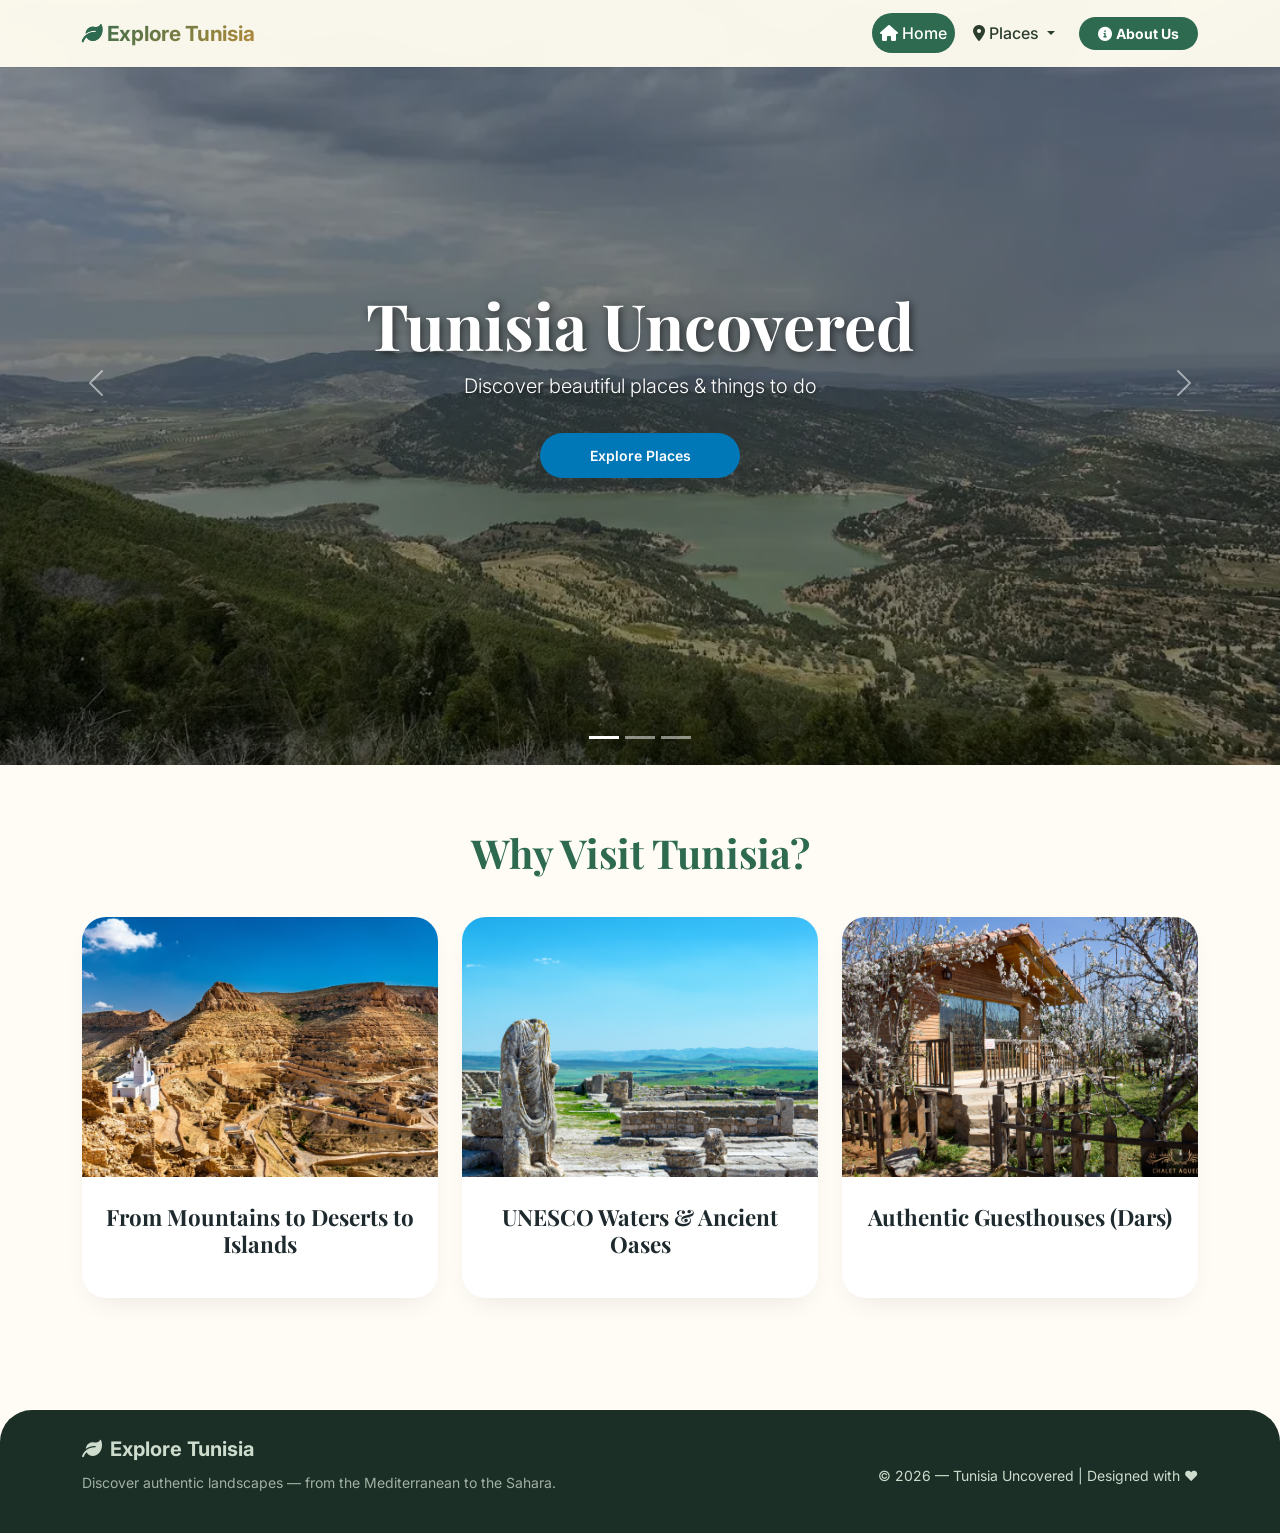
<file: index.html>
<!DOCTYPE html>
<html lang="en">
<head>
    <meta charset="UTF-8">
    <meta name="viewport" content="width=device-width, initial-scale=1.0, viewport-fit=cover">
    <title>Tunisia Uncovered | Explore Tunisia’s Hidden Gems</title>

    <!-- Bootstrap 5 CSS -->
    <link href="https://cdn.jsdelivr.net/npm/bootstrap@5.3.3/dist/css/bootstrap.min.css" rel="stylesheet">

    <!-- Google Fonts -->
    <link href="https://fonts.googleapis.com/css2?family=Inter:opsz,wght@14..32,300;14..32,400;14..32,500;14..32,600;14..32,700&family=Playfair+Display:wght@400;500;600;700&display=swap" rel="stylesheet">

    <!-- Font Awesome 6 -->
    <link rel="stylesheet" href="https://cdnjs.cloudflare.com/ajax/libs/font-awesome/6.0.0-beta3/css/all.min.css">

    <style>
        * {
            margin: 0;
            padding: 0;
            box-sizing: border-box;
        }

        body {
            font-family: 'Inter', sans-serif;
            background: #fefcf5;
            color: #1e2a2e;
            scroll-behavior: smooth;
        }

        /* === NAVBAR (same as Zaghouan page) === */
        .navbar-custom {
            background: rgba(255, 252, 240, 0.96);
            backdrop-filter: blur(12px);
            box-shadow: 0 4px 20px rgba(0, 0, 0, 0.02), 0 1px 0 rgba(0, 0, 0, 0.05);
            transition: all 0.3s ease;
            padding: 0.8rem 0;
        }

        .navbar-scrolled {
            background: rgba(255, 250, 240, 0.98);
            box-shadow: 0 10px 25px -5px rgba(0, 0, 0, 0.08);
            padding: 0.5rem 0;
        }

        .navbar-brand {
            font-size: 1.6rem;
            letter-spacing: -0.3px;
            background: linear-gradient(135deg, #2d6a4f, #b78c3a);
            background-clip: text;
            -webkit-background-clip: text;
            color: transparent;
            font-weight: 700;
        }

    
        .navbar-nav .nav-link {
            font-weight: 500;
            color: #2c3e2f;
            margin: 0 0.2rem;
            transition: 0.2s;
            border-radius: 30px;
            padding: 0.5rem 1rem;
        }

        .navbar-nav .nav-link:hover {
            background: #e9ece0;
            color: #1b4d2e;
        }

        .navbar-nav .nav-link.active {
            background: #2d6a4f;
            color: white !important;
        }

        .dropdown-menu {
            background: rgba(255, 252, 240, 0.98);
            backdrop-filter: blur(8px);
            border-radius: 1rem;
            border: none;
            box-shadow: 0 10px 25px -5px rgba(0, 0, 0, 0.1);
        }

        .dropdown-item {
            border-radius: 0.5rem;
            padding: 0.5rem 1.2rem;
            color: #2c3e2f;
        }

        .dropdown-item:hover {
            background: #2d6a4f;
            color: white;
        }

        .btn-about {
            background: #2d6a4f;
            color: white;
            border: none;
            border-radius: 40px;
            padding: 0.4rem 1.2rem;
            font-weight: 600;
            transition: all 0.2s;
        }

        .btn-about:hover {
            background: #1b4e3a;
            transform: translateY(-2px);
            box-shadow: 0 6px 14px rgba(45, 106, 79, 0.25);
            color: white;
        }

        /* === HERO SECTION (Homepage) === */
        .hero-home {
            position: relative;
            min-height: 85vh;
            background: linear-gradient(107deg, #1f3b2c 0%, #2b5a42 100%);
            background-image: url('https://images.pexels.com/photos/2352687/pexels-photo-2352687.jpeg?auto=compress&cs=tinysrgb&w=1600');
            background-size: cover;
            background-position: center 40%;
            background-blend-mode: overlay;
            display: flex;
            align-items: center;
            justify-content: center;
            text-align: center;
            margin-top: 0;
            border-radius: 0 0 3rem 3rem;
            overflow: hidden;
        }

        .hero-home::before {
            content: "";
            position: absolute;
            inset: 0;
            background: radial-gradient(circle at 20% 30%, rgba(0,0,0,0.4), rgba(0,20,5,0.7));
            z-index: 1;
        }

        .hero-home .container {
            position: relative;
            z-index: 2;
        }

        .hero-home h1 {
            font-family: 'Playfair Display', serif;
            font-size: 4rem;
            font-weight: 700;
            color: white;
            text-shadow: 0 8px 20px rgba(0,0,0,0.3);
            letter-spacing: -0.5px;
        }

        .hero-home p {
            font-size: 1.4rem;
            color: #fefcf5;
            text-shadow: 0 2px 5px rgba(0,0,0,0.5);
            margin-bottom: 2rem;
        }

        /* Button primary override (Mediterranean blue) */
        .btn-primary {
            background-color: #0077b6;
            border: none;
            border-radius: 40px;
            padding: 0.75rem 2rem;
            font-weight: 600;
            transition: all 0.3s ease;
        }
        .btn-primary:hover {
            background-color: #005f87;
            transform: scale(1.05);
            box-shadow: 0 8px 20px rgba(0,0,0,0.2);
        }

        /* === FEATURED SECTION (Why Visit Tunisia) === */
        .featured {
            background-color: #fefcf5;
            padding: 4rem 0;
        }

        .featured h2 {
            font-family: 'Playfair Display', serif;
            color: #2d6a4f;
            font-size: 2.5rem;
            font-weight: 700;
            margin-bottom: 2.5rem;
            text-align: center;
        }

        .feature-card {
            background: white;
            border-radius: 1.5rem;
            overflow: hidden;
            transition: all 0.3s ease;
            box-shadow: 0 12px 28px -12px rgba(0, 0, 0, 0.1);
            height: 100%;
        }

        .feature-card:hover {
            transform: translateY(-8px);
            box-shadow: 0 25px 35px -16px rgba(0, 0, 0, 0.2);
        }

        .feature-card img {
            width: 100%;
            height: 260px;
            object-fit: cover;
            transition: transform 0.4s ease;
        }

        .feature-card:hover img {
            transform: scale(1.03);
        }

        .feature-card h5 {
            font-family: 'Playfair Display', serif;
            font-weight: 700;
            color: #1e2a2e;
            margin: 1.2rem 0 1rem 0;
            text-align: center;
            font-size: 1.4rem;
        }

        .feature-card .card-body {
            padding: 0.5rem 1rem 1.5rem;
            text-align: center;
        }

        /* Footer */
        footer {
            background: #1b2f26;
            color: #cddccd;
            border-radius: 2rem 2rem 0 0;
            margin-top: 3rem;
        }

        /* Responsive */
        @media (max-width: 768px) {
            .hero-home h1 {
                font-size: 2.5rem;
            }
            .hero-home p {
                font-size: 1.1rem;
            }
            .feature-card img {
                height: 200px;
            }
            .featured h2 {
                font-size: 2rem;
            }
        }

        .carousel-item .carousel-caption {
            right: 0;
            left: 0;
            bottom: 0;
            top: 0;            
            text-align: center;
            background: transparent;
        }
        .carousel-caption h1, .carousel-caption h2 {
             text-shadow: 2px 2px 8px rgba(0,0,0,0.6);
            }
        .carousel-caption p {
            text-shadow: 1px 1px 4px rgba(0,0,0,0.5);
        }

    </style>
</head>
<body>

<!-- NAVBAR (identical to Zaghouan page, with Home active) -->
<nav class="navbar navbar-expand-lg navbar-custom fixed-top">
    <div class="container">
        <a class="navbar-brand fw-bold" href="index.html" style="font-size: 1.3rem;">
    <i class="fas fa-leaf me-1" style="color:#2d6a4f;"></i>Explore Tunisia</a>
        <button class="navbar-toggler" type="button" data-bs-toggle="collapse" data-bs-target="#navbarNav">
            <span class="navbar-toggler-icon"></span>
        </button>
        <div class="collapse navbar-collapse" id="navbarNav">
            <ul class="navbar-nav ms-auto align-items-center gap-1">
                <li class="nav-item">
                    <a class="nav-link active" href="index.html"><i class="fas fa-home me-1"></i>Home</a>
                </li>
                <li class="nav-item dropdown">
                    <a class="nav-link dropdown-toggle" href="#" role="button" data-bs-toggle="dropdown">
                        <i class="fas fa-map-marker-alt me-1"></i>Places
                    </a>
                    <ul class="dropdown-menu">
                        <li><a class="dropdown-item" href="zaghouan.html">Zaghouan</a></li>
                        <li><a class="dropdown-item" href="nabeul.html">Nabeul</a></li>
                        <li><a class="dropdown-item" href="bizerte.html">Bizerte</a></li>
                        <li><a class="dropdown-item" href="kebili.html">Kebili</a></li>
                        <li><a class="dropdown-item" href="mahdia.html">Mahdia</a></li>
                        <li><a class="dropdown-item" href="djerba.html">Djerba</a></li>
                    </ul>
                </li>
                <li class="nav-item ms-md-2">
                    <a class="btn btn-about btn-sm fw-bold" href="about_us.html"><i class="fas fa-info-circle me-1"></i>About Us</a>
                </li>
            </ul>
        </div>
    </div>
</nav>

<div id="heroCarousel" class="carousel slide carousel-fade" data-bs-ride="carousel">
    <div class="carousel-indicators">
        <button type="button" data-bs-target="#heroCarousel" data-bs-slide-to="0" class="active"></button>
        <button type="button" data-bs-target="#heroCarousel" data-bs-slide-to="1"></button>
        <button type="button" data-bs-target="#heroCarousel" data-bs-slide-to="2"></button>
    </div>
    <div class="carousel-inner">
        <div class="carousel-item active" style="height: 85vh; background-size: cover; background-position: center; background-image: linear-gradient(rgba(0,0,0,0.4), rgba(0,0,0,0.5)), url('images/djebelbouargoub.webp');">
            <div class="carousel-caption d-flex flex-column justify-content-center h-100" style="    align-items: center;">
                <h1 class="display-3 fw-bold" style="font-family: 'Playfair Display';">Tunisia Uncovered</h1>
                <p class="lead">Discover beautiful places & things to do</p>
                <a href="places.html" class="btn btn-primary btn-sm mt-3" style="width: 200px;">Explore Places</a>
            </div>
        </div>
        <div class="carousel-item" style="height: 85vh; background-size: cover; background-position: center; background-image: linear-gradient(rgba(0,0,0,0.4), rgba(0,0,0,0.5)), url('images/darelkasba.jpg');">
            <div class="carousel-caption d-flex flex-column justify-content-center h-100" style="    align-items: center;">
                <h2 class="display-4 fw-bold" style="font-family: 'Playfair Display';">Sahara Adventures</h2>
                <p class="lead">Endless dunes & starry nights</p>
                <a href="places.html" class="btn btn-primary btn-sm mt-3" style="width: 200px;">Explore Places</a>
            </div>
        </div>
        <div class="carousel-item" style="height: 85vh; background-size: cover; background-position: center; background-image: linear-gradient(rgba(0,0,0,0.4), rgba(0,0,0,0.5)), url('images/beach.jpg.jpeg');">
            <div class="carousel-caption d-flex flex-column justify-content-center h-100" style="    align-items: center;">
                <h2 class="display-4 fw-bold" style="font-family: 'Playfair Display';">Rich History & Heritage</h2>
                <p class="lead">Roman temples, UNESCO sites, and traditional Dars</p>
                <a href="places.html" class="btn btn-primary btn-sm mt-3" style="width: 200px;">Explore Places</a>
            </div>
        </div>
    </div>
    <button class="carousel-control-prev" type="button" data-bs-target="#heroCarousel" data-bs-slide="prev">
        <span class="carousel-control-prev-icon"></span>
    </button>
    <button class="carousel-control-next" type="button" data-bs-target="#heroCarousel" data-bs-slide="next">
        <span class="carousel-control-next-icon"></span>
    </button>
</div>

<!-- FEATURED SECTION: Why Visit Tunisia? -->
<section class="featured">
    <div class="container">
        <h2>Why Visit Tunisia?</h2>
        <div class="row g-4 justify-content-center">
    <!-- Reason 1: Mountains, Deserts, Islands -->
    <div class="col-md-4">
        <div class="feature-card">
            <img src="images/why4.jpg" alt="Diverse landscapes Tunisia" loading="lazy">
            <div class="card-body">
                <h5>From Mountains to Deserts to Islands</h5>
            </div>
        </div>
    </div>
    <!-- Reason 2: UNESCO Waters & Ancient Oases -->
    <div class="col-md-4">
        <div class="feature-card">
            <img src="images/why2.png" alt="Roman Water Temple" loading="lazy">
            <div class="card-body">
                <h5>UNESCO Waters & Ancient Oases</h5>
            </div>
        </div>
    </div>
    <!-- Reason 3: Authentic Tunisian Guesthouses -->
    <div class="col-md-4">
        <div class="feature-card">
            <img src="images/why7.jpeg" alt="Traditional Dar guesthouse" loading="lazy">
            <div class="card-body">
                <h5>Authentic Guesthouses (Dars)</h5>
            </div>
        </div>
    </div>
</div>
</section>

<!-- FOOTER (same style as Zaghouan page) -->
<footer class="container-fluid py-4 mt-5">
    <div class="container">
        <div class="row align-items-center">
            <div class="col-md-6">
                <span class="fw-bold fs-5"><i class="fas fa-leaf me-2"></i>Explore Tunisia</span>
                <p class="small mt-2 opacity-75">Discover authentic landscapes — from the Mediterranean to the Sahara.</p>
            </div>
            <div class="col-md-6 text-md-end">
                <p class="small mt-2 mb-0">© 2026 — Tunisia Uncovered | Designed with ❤️</p>
            </div>
        </div>
    </div>
</footer>

<!-- Bootstrap JS Bundle -->
<script src="https://cdn.jsdelivr.net/npm/bootstrap@5.3.3/dist/js/bootstrap.bundle.min.js"></script>

<!-- Scroll effect for navbar -->
<script>
    window.addEventListener("scroll", function() {
        const navbar = document.querySelector(".navbar-custom");
        if (navbar) {
            if (window.scrollY > 50) {
                navbar.classList.add("navbar-scrolled");
            } else {
                navbar.classList.remove("navbar-scrolled");
            }
        }
    });

    // Fallback for any broken images
    document.querySelectorAll('img').forEach(img => {
        img.addEventListener('error', function(e) {
            if(!this.src.includes('placehold')) {
                this.src = 'https://placehold.co/800x500/e9dfc7/2d6a4f?text=Discover+Tunisia';
            }
        });
    });
</script>
</body>
</html>
</file>
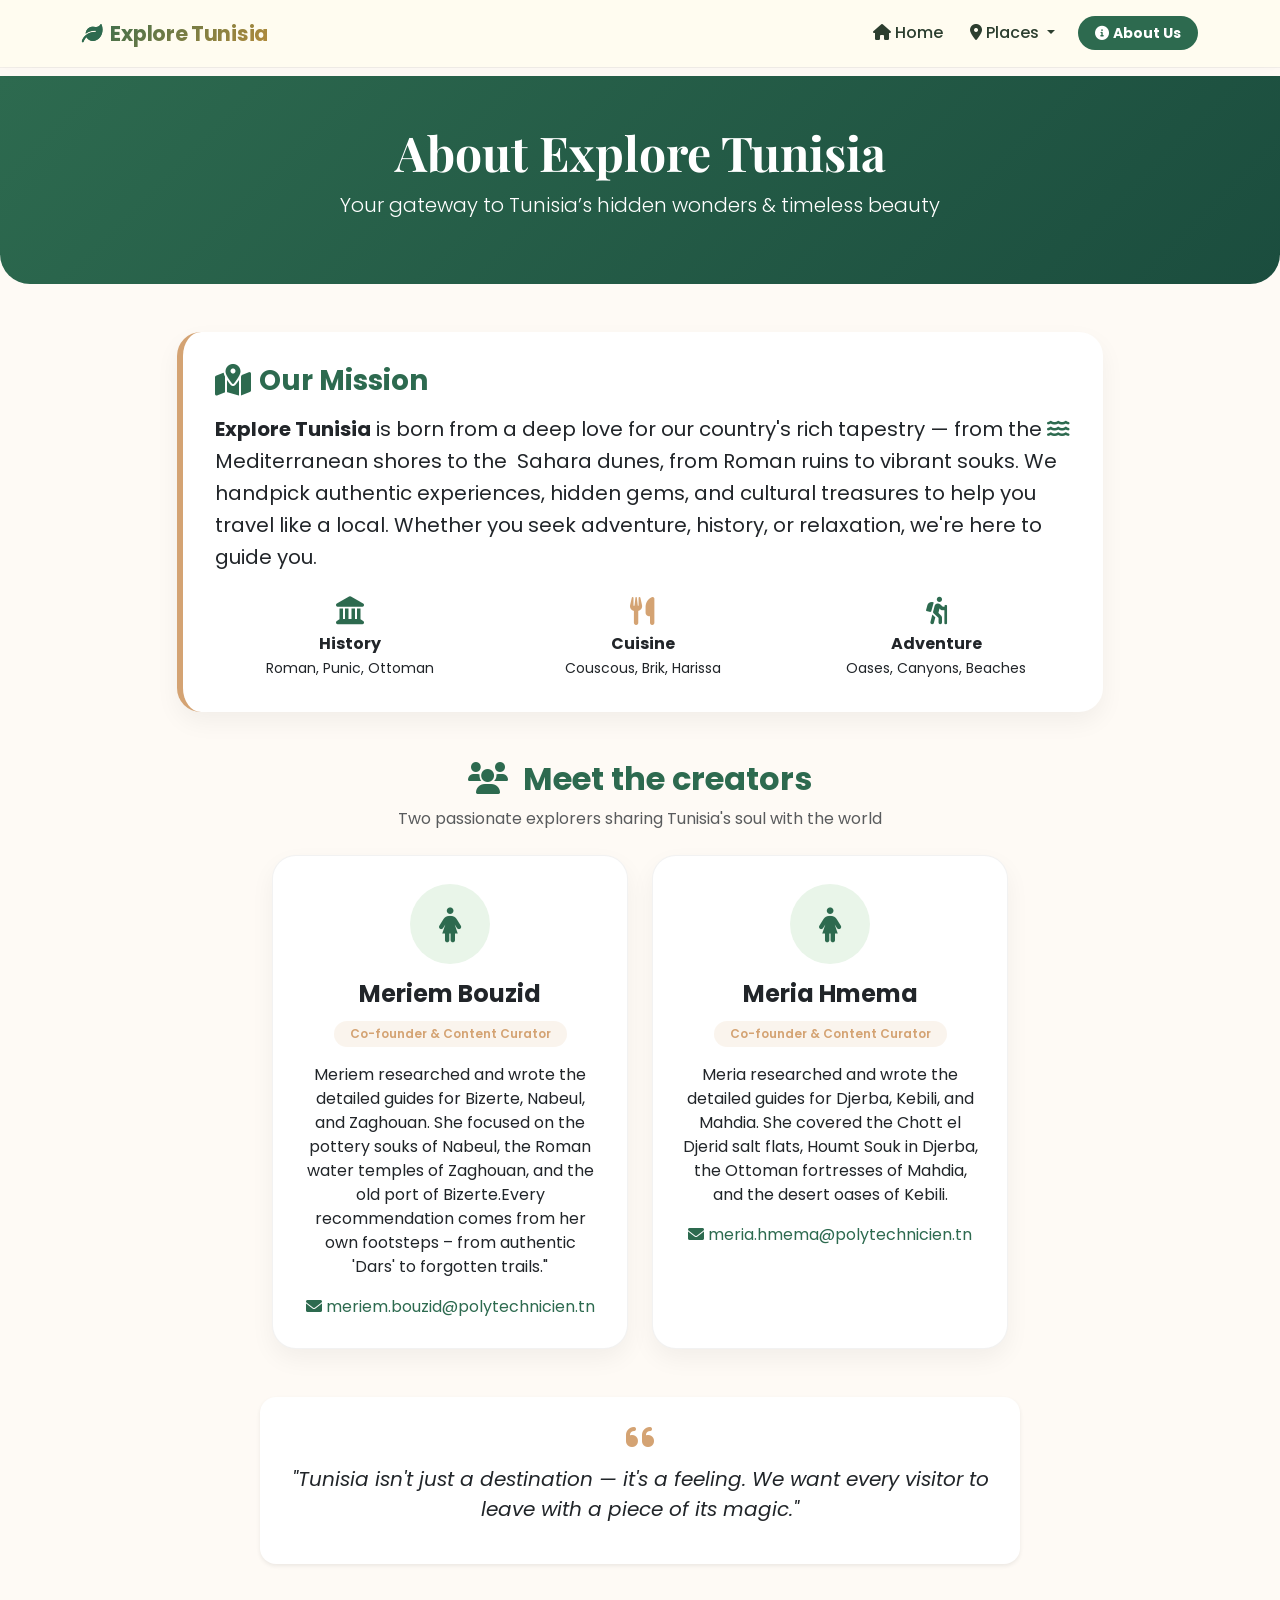
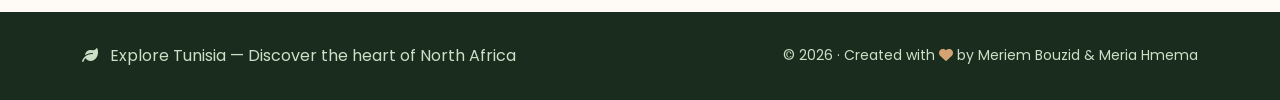
<file: about_us.html>
<!DOCTYPE html>
<html lang="en">
<head>
    <meta charset="UTF-8">
    <meta name="viewport" content="width=device-width, initial-scale=1.0">
    <title>About Us | Explore Tunisia</title>
    <!-- Bootstrap 5 CSS -->
    <link href="https://cdn.jsdelivr.net/npm/bootstrap@5.3.0-alpha1/dist/css/bootstrap.min.css" rel="stylesheet">
    <!-- Font Awesome 6 -->
    <link rel="stylesheet" href="https://cdnjs.cloudflare.com/ajax/libs/font-awesome/6.0.0-beta3/css/all.min.css">
    <!-- Google Fonts -->
    <link href="https://fonts.googleapis.com/css2?family=Playfair+Display:wght@400;700;900&family=Poppins:wght@300;400;500;600;700&display=swap" rel="stylesheet">
    <style>
        * {
            margin: 0;
            padding: 0;
            box-sizing: border-box;
        }
        body {
            font-family: 'Poppins', sans-serif;
            padding-top: 76px;
            background: #fefaf5;
        }
        /* Custom Navbar (same as your homepage) */
        .navbar-custom {
            background: rgba(255, 252, 240, 0.96);
            backdrop-filter: blur(12px);
            box-shadow: 0 4px 20px rgba(0, 0, 0, 0.02), 0 1px 0 rgba(0, 0, 0, 0.05);
            transition: all 0.3s ease;
            padding: 0.8rem 0;
        }

        .navbar-scrolled {
            background: rgba(255, 250, 240, 0.98);
            box-shadow: 0 10px 25px -5px rgba(0, 0, 0, 0.08);
            padding: 0.5rem 0;
        }

        .navbar-brand {
            font-size: 1.6rem;
            letter-spacing: -0.3px;
            background: linear-gradient(135deg, #2d6a4f, #b78c3a);
            background-clip: text;
            -webkit-background-clip: text;
            color: transparent;
            font-weight: 700;
        }

        .navbar-nav .nav-link {
            font-weight: 500;
            color: #2c3e2f;
            margin: 0 0.2rem;
            transition: 0.2s;
            border-radius: 30px;
            padding: 0.5rem 1rem;
        }

        .navbar-nav .nav-link:hover {
            background: #e9ece0;
            color: #1b4d2e;
        }

        .navbar-nav .nav-link.active {
            background: #2d6a4f;
            color: white !important;
        }
        .btn-about {
            background: #2d6a4f;
            color: white;
            border-radius: 30px;
            padding: 0.35rem 1rem;
            transition: all 0.2s;
        }
        .btn-about:hover {
            background: #1b4d3e;
            transform: translateY(-1px);
            color: white;
        }
        /* About Hero Section */
        .about-hero {
            background: linear-gradient(135deg, #2d6a4f 0%, #1b4d3e 100%);
            color: white;
            padding: 3rem 0;
            margin-bottom: 2rem;
            border-radius: 0 0 30px 30px;
        }
        /* Team Cards */
        .team-card {
            background: white;
            border-radius: 24px;
            padding: 1.8rem;
            text-align: center;
            transition: all 0.3s ease;
            box-shadow: 0 10px 25px rgba(0,0,0,0.05);
            border: 1px solid rgba(0,0,0,0.05);
            height: 100%;
        }
        .team-card:hover {
            transform: translateY(-8px);
            box-shadow: 0 20px 35px rgba(45,106,79,0.15);
            border-color: #2d6a4f20;
        }
        .team-icon {
            width: 80px;
            height: 80px;
            background: #e9f5e9;
            border-radius: 50%;
            display: flex;
            align-items: center;
            justify-content: center;
            margin: 0 auto 1rem;
            font-size: 2.2rem;
            color: #2d6a4f;
        }
        .role-tag {
            background: #d4a37320;
            color: #d4a373;
            padding: 0.25rem 1rem;
            border-radius: 50px;
            font-size: 0.75rem;
            font-weight: 600;
            display: inline-block;
            margin-top: 0.5rem;
        }
        .site-description-card {
            background: white;
            border-radius: 24px;
            padding: 2rem;
            box-shadow: 0 10px 25px rgba(0,0,0,0.05);
            border-left: 6px solid #d4a373;
        }
        .footer {
            background: #1a2c1e;
            color: #cddfc7;
            padding: 2rem 0;
            margin-top: 3rem;
            text-align: center;
        }
        .footer a {
            color: #d4a373;
            text-decoration: none;
        }
        @media (max-width: 768px) {
            .navbar-brand {
                font-size: 0.85rem;
            }
            .about-hero {
                padding: 2rem 0;
            }
        }
    </style>
</head>
<body>

<!-- ==================== NAVBAR ==================== -->
<nav class="navbar navbar-expand-lg navbar-custom fixed-top">
    <div class="container">
        <a class="navbar-brand fw-bold" href="index.html" style="font-size: 1.3rem;">
    <i class="fas fa-leaf me-1" style="color:#2d6a4f;"></i> Explore Tunisia</a>
        </a>
        <button class="navbar-toggler" type="button" data-bs-toggle="collapse" data-bs-target="#navbarNav">
            <span class="navbar-toggler-icon"></span>
        </button>
        <div class="collapse navbar-collapse" id="navbarNav">
            <ul class="navbar-nav ms-auto align-items-center gap-1">
                <li class="nav-item">
                    <a class="nav-link" href="index.html"><i class="fas fa-home me-1"></i>Home</a>
                </li>
                <li class="nav-item dropdown">
                    <a class="nav-link dropdown-toggle" href="#" role="button" data-bs-toggle="dropdown">
                        <i class="fas fa-map-marker-alt me-1"></i>Places
                    </a>
                    <ul class="dropdown-menu">
                        <li><a class="dropdown-item" href="zaghouan.html">Zaghouan</a></li>
                        <li><a class="dropdown-item" href="nabeul.html">Nabeul</a></li>
                        <li><a class="dropdown-item" href="bizerte.html">Bizerte</a></li>
                        <li><a class="dropdown-item" href="kebili.html">Kebili</a></li>
                        <li><a class="dropdown-item" href="mahdia.html">Mahdia</a></li>
                        <li><a class="dropdown-item" href="djerba.html">Djerba</a></li>
                    </ul>
                </li>
                <li class="nav-item ms-md-2">
                    <a class="btn btn-about btn-sm fw-bold" href="about_us.html"><i class="fas fa-info-circle me-1"></i>About Us</a>
                </li>
            </ul>
        </div>
    </div>
</nav>

<!-- ==================== ABOUT HERO ==================== -->
<section class="about-hero text-center">
    <div class="container">
        <h1 class="display-5 fw-bold" style="font-family: 'Playfair Display';">About Explore Tunisia</h1>
        <p class="lead mt-2">Your gateway to Tunisia’s hidden wonders & timeless beauty</p>
    </div>
</section>

<!-- ==================== MAIN CONTENT ==================== -->
<div class="container my-5">
    <!-- Site Description -->
    <div class="row justify-content-center mb-5">
        <div class="col-lg-10">
            <div class="site-description-card">
                <div class="d-flex align-items-center gap-2 mb-3">
                    <i class="fas fa-map-marked-alt fa-2x" style="color:#2d6a4f;"></i>
                    <h3 class="mb-0 fw-bold" style="color:#2d6a4f;">Our Mission</h3>
                </div>
                <p class="fs-5" style="line-height: 1.6;"> 
                    <strong>Explore Tunisia</strong> is born from a deep love for our country's rich tapestry — 
                    from the <i class="fas fa-water" style="color:#2d6a4f;"></i> Mediterranean shores to the <i class="fas fa-mountain-sun" style="color:#d4a373;"></i> Sahara dunes, from Roman ruins to vibrant souks. 
                    We handpick authentic experiences, hidden gems, and cultural treasures to help you travel like a local. 
                    Whether you seek adventure, history, or relaxation, we're here to guide you.
                </p>
                <div class="row mt-4 text-center">
                    <div class="col-md-4">
                        <i class="fas fa-landmark fs-3" style="color:#2d6a4f;"></i>
                        <p class="mt-1 mb-0"><strong>History</strong><br><small>Roman, Punic, Ottoman</small></p>
                    </div>
                    <div class="col-md-4">
                        <i class="fas fa-utensils fs-3" style="color:#d4a373;"></i>
                        <p class="mt-1 mb-0"><strong>Cuisine</strong><br><small>Couscous, Brik, Harissa</small></p>
                    </div>
                    <div class="col-md-4">
                        <i class="fas fa-hiking fs-3" style="color:#2d6a4f;"></i>
                        <p class="mt-1 mb-0"><strong>Adventure</strong><br><small>Oases, Canyons, Beaches</small></p>
                    </div>
                </div>
            </div>
        </div>
    </div>

    <!-- Team Section : Meriem Bouzid & Meria Hmema -->
    <div class="text-center mb-4">
        <h2 class="fw-bold" style="color:#2d6a4f;"> <i class="fas fa-users me-2"></i> Meet the creators</h2>
        <p class="text-muted">Two passionate explorers sharing Tunisia's soul with the world</p>
    </div>
    <div class="row justify-content-center g-4">
        <!-- Meriem Bouzid -->
        <div class="col-md-5 col-lg-4">
            <div class="team-card">
                <div class="team-icon">
                    <i class="fas fa-female"></i>
                </div> 
                <h4 class="fw-bold mb-1">Meriem Bouzid</h4>
                <span class="role-tag">Co-founder & Content Curator</span>
                <p class="mt-3">Meriem researched and wrote the detailed guides for Bizerte, Nabeul, and Zaghouan. She focused on the pottery souks of Nabeul, the Roman water temples of Zaghouan, and the old port of Bizerte.Every recommendation comes from her own footsteps – from authentic 'Dars' to forgotten trails."</p>
                <div class="mt-2">
                    <div class="mt-3">
                        <a href="https://mail.google.com/mail/?view=cm&fs=1&to=meriem.bouzid@polytechnicien.tn" target="_blank" style="color:#2d6a4f; text-decoration:none;"><i class="fas fa-envelope"></i> meriem.bouzid@polytechnicien.tn</a>
                    </div>
                </div>
            </div>
        </div>
        <!-- Meria Hmema -->
        <div class="col-md-5 col-lg-4">
            <div class="team-card">
                <div class="team-icon">
                    <i class="fas fa-female"></i>
                </div>
                <h4 class="fw-bold mb-1">Meria Hmema</h4>
                <span class="role-tag">Co-founder & Content Curator</span>
                <p class="mt-3">Meria researched and wrote the detailed guides for Djerba, Kebili, and Mahdia. She covered the Chott el Djerid salt flats, Houmt Souk in Djerba, the Ottoman fortresses of Mahdia, and the desert oases of Kebili.</p>
                <div class="mt-3">
                    <a href="https://mail.google.com/mail/?view=cm&fs=1&to=meria.hmema@polytechnicien.tn" target="_blank" style="color:#2d6a4f; text-decoration:none;"><i class="fas fa-envelope"></i> meria.hmema@polytechnicien.tn</a>
                </div>
            </div>
        </div>
    </div>

    <!-- extra touch: quote -->
    <div class="row justify-content-center mt-5">
        <div class="col-md-8 text-center bg-white rounded-4 p-4 shadow-sm">
            <i class="fas fa-quote-left fa-2x" style="color:#d4a373;"></i>
            <p class="fs-5 fst-italic mt-2">"Tunisia isn't just a destination — it's a feeling. We want every visitor to leave with a piece of its magic."</p>
        </div>
    </div>
</div>

<!-- ==================== FOOTER ==================== -->
<footer class="footer">
    <div class="container">
        <div class="row align-items-center">
            <div class="col-md-6 text-center text-md-start">
                <p class="mb-0"><i class="fas fa-leaf me-2"></i> Explore Tunisia — Discover the heart of North Africa</p>
            </div>
            <div class="col-md-6 text-center text-md-end">
                <p class="small mb-0">© 2026 · Created with <i class="fas fa-heart" style="color:#d4a373;"></i> by Meriem Bouzid & Meria Hmema</p>
            </div>
        </div>
    </div>
</footer>

<!-- Bootstrap JS Bundle -->
<script src="https://cdn.jsdelivr.net/npm/bootstrap@5.3.0-alpha1/dist/js/bootstrap.bundle.min.js"></script>
</body>
</html>
</file>
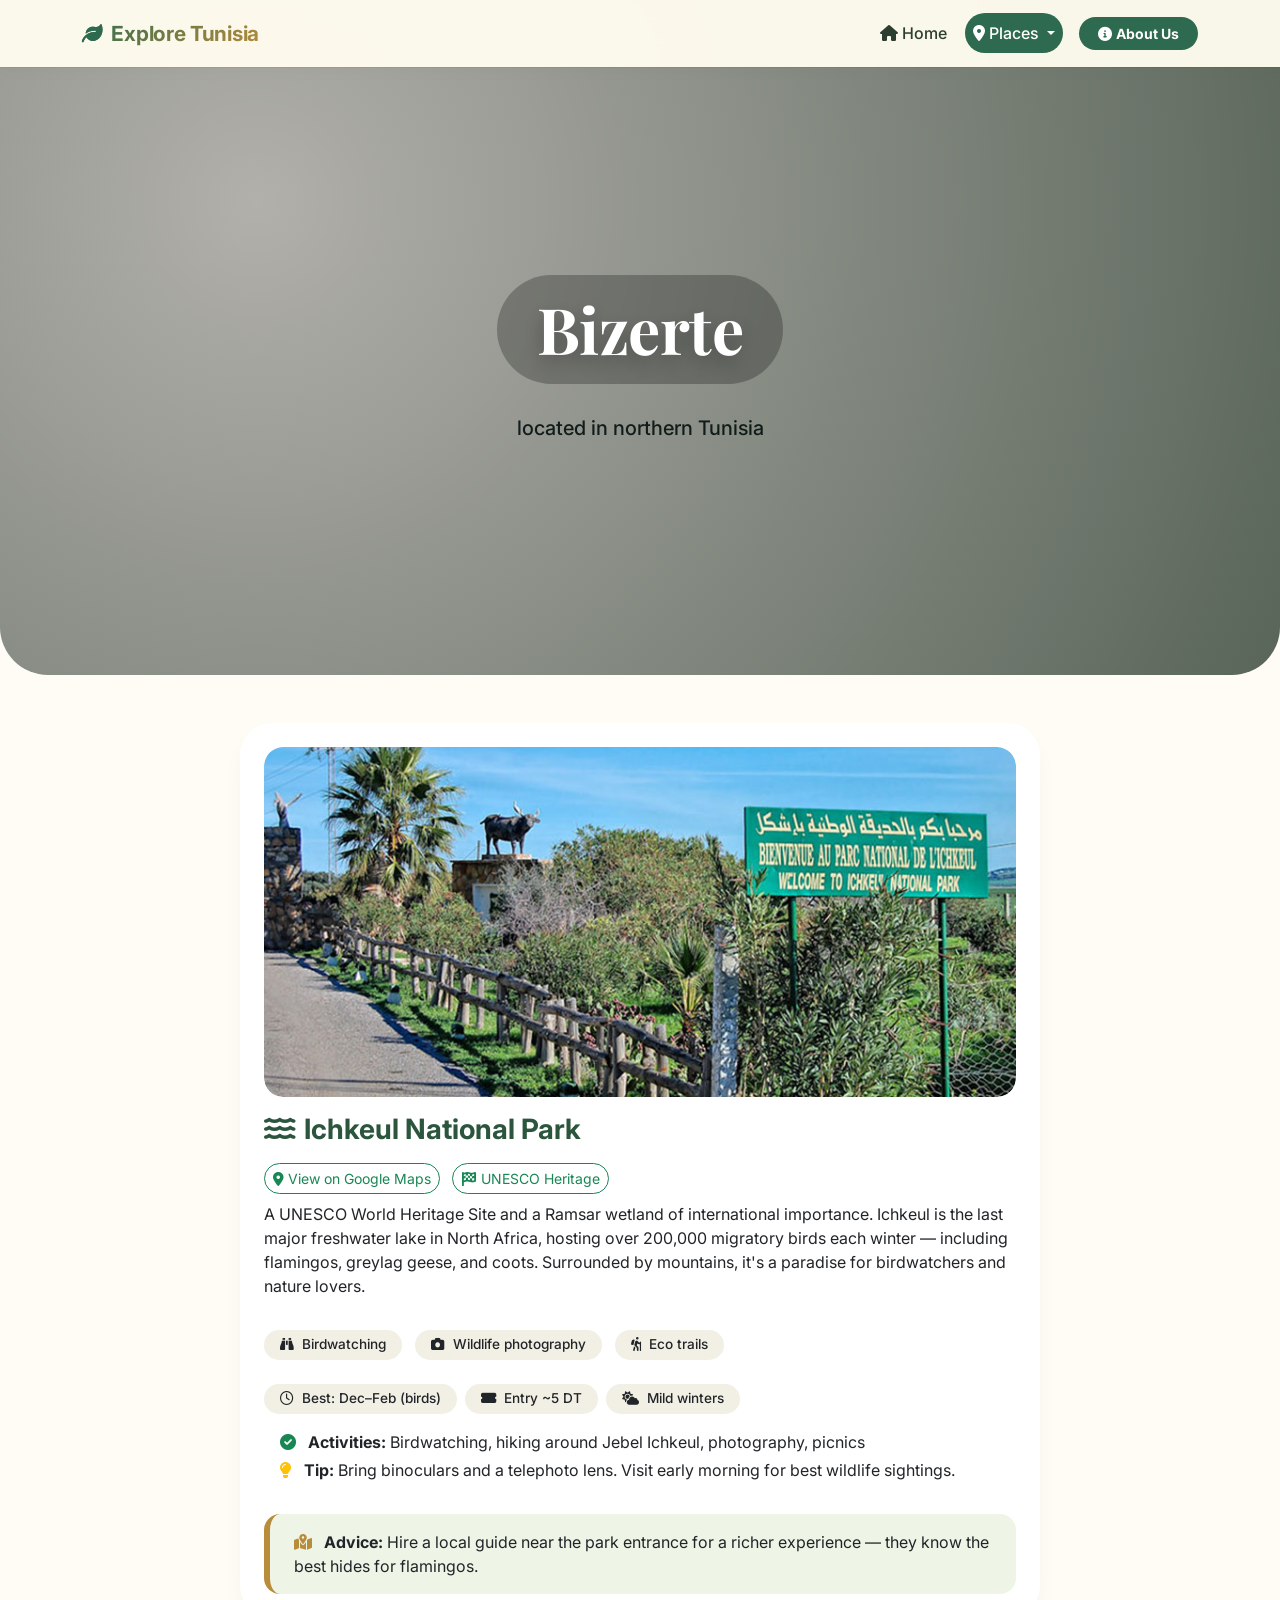
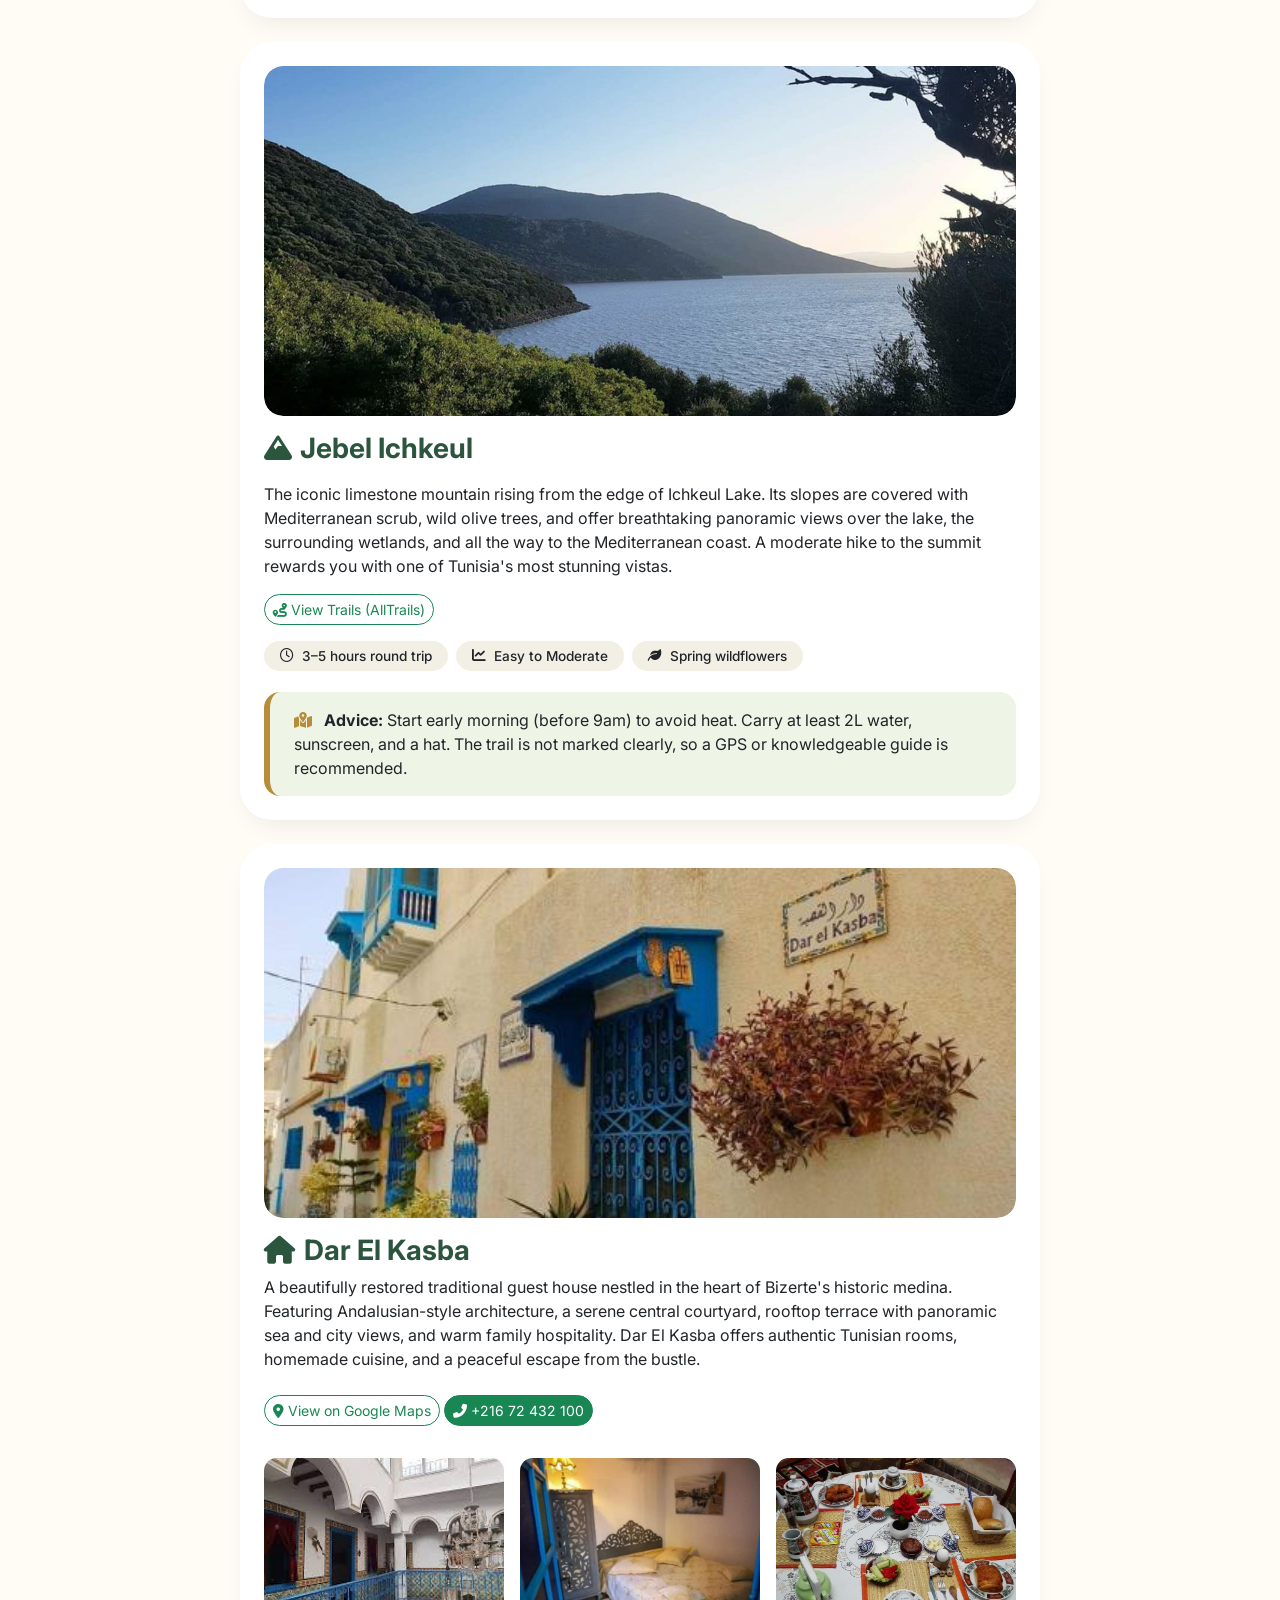
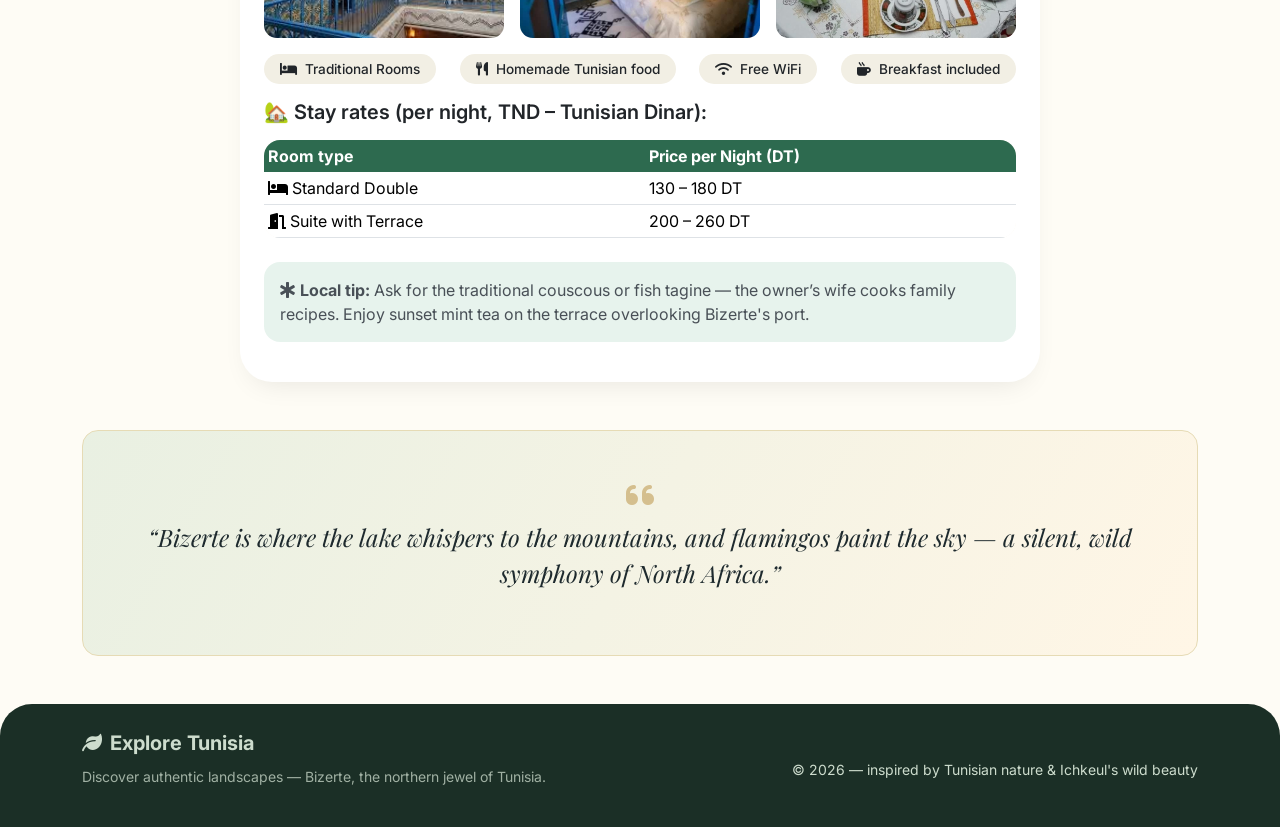
<file: bizerte.html>
<!DOCTYPE html>
<html lang="en">
<head>
    <meta charset="UTF-8">
    <meta name="viewport" content="width=device-width, initial-scale=1.0, viewport-fit=cover">
    <title>Bizerte | Ichkeul Lake & Mountain Majesty — Explore Tunisia</title>

    <!-- Bootstrap 5 CSS -->
    <link href="https://cdn.jsdelivr.net/npm/bootstrap@5.3.3/dist/css/bootstrap.min.css" rel="stylesheet">

    <!-- Google Fonts -->
    <link href="https://fonts.googleapis.com/css2?family=Inter:opsz,wght@14..32,300;14..32,400;14..32,500;14..32,600;14..32,700&family=Playfair+Display:wght@400;500;600;700&display=swap" rel="stylesheet">

    <!-- Font Awesome 6 -->
    <link rel="stylesheet" href="https://cdnjs.cloudflare.com/ajax/libs/font-awesome/6.0.0-beta3/css/all.min.css">

    <style>
        * {
            margin: 0;
            padding: 0;
            box-sizing: border-box;
        }

        body {
            font-family: 'Inter', sans-serif;
            background: #fefcf5;
            color: #1e2a2e;
            scroll-behavior: smooth;
        }

        /* Navbar */
        .navbar-custom {
            background: rgba(255, 252, 240, 0.96);
            backdrop-filter: blur(12px);
            box-shadow: 0 4px 20px rgba(0, 0, 0, 0.02), 0 1px 0 rgba(0, 0, 0, 0.05);
            transition: all 0.3s ease;
            padding: 0.8rem 0;
        }

        .navbar-scrolled {
            background: rgba(255, 250, 240, 0.98);
            box-shadow: 0 10px 25px -5px rgba(0, 0, 0, 0.08);
            padding: 0.5rem 0;
        }

        .navbar-brand {
            font-size: 1.6rem;
            letter-spacing: -0.3px;
            background: linear-gradient(135deg, #2d6a4f, #b78c3a);
            background-clip: text;
            -webkit-background-clip: text;
            color: transparent;
            font-weight: 700;
        }

        .navbar-nav .nav-link {
            font-weight: 500;
            color: #2c3e2f;
            margin: 0 0.2rem;
            transition: 0.2s;
            border-radius: 30px;
            padding: 0.5rem 1rem;
        }

        .navbar-nav .nav-link:hover {
            background: #e9ece0;
            color: #1b4d2e;
        }

        .navbar-nav .nav-link.active {
            background: #2d6a4f;
            color: white !important;
        }

        .dropdown-menu {
            background: rgba(255, 252, 240, 0.98);
            backdrop-filter: blur(8px);
            border-radius: 1rem;
            border: none;
            box-shadow: 0 10px 25px -5px rgba(0, 0, 0, 0.1);
        }

        .dropdown-item {
            border-radius: 0.5rem;
            padding: 0.5rem 1.2rem;
            color: #2c3e2f;
        }

        .dropdown-item:hover {
            background: #2d6a4f;
            color: white;
        }

        .btn-about {
            background: #2d6a4f;
            color: white;
            border: none;
            border-radius: 40px;
            padding: 0.4rem 1.2rem;
            font-weight: 600;
            transition: all 0.2s;
        }

        .btn-about:hover {
            background: #1b4e3a;
            transform: translateY(-2px);
            box-shadow: 0 6px 14px rgba(45, 106, 79, 0.25);
            color: white;
        }

        /* Hero Section */
        .hero {
            position: relative;
            min-height: 75vh;
            background: linear-gradient(107deg, #1f3b2c 0%, #2b5a42 100%);
            background-image: url('https://img.freepik.com/vecteurs-libre/banniere-coloree-fond-vert_677411-4085.jpg?semt=ais_hybrid&w=740&q=80');
            background-size: cover;
            background-position: center 35%;
            background-blend-mode: overlay;
            display: flex;
            align-items: center;
            justify-content: center;
            text-align: center;
            margin-top: 0;
            border-radius: 0 0 3rem 3rem;
            overflow: hidden;
        }

        .hero::before {
            content: "";
            position: absolute;
            inset: 0;
            background: radial-gradient(circle at 20% 30%, rgba(0,0,0,0.3), rgba(0,20,5,0.65));
            z-index: 1;
        }

        .hero h1 {
            position: relative;
            z-index: 2;
            font-family: 'Playfair Display', serif;
            font-size: 4rem;
            font-weight: 700;
            color: white;
            text-shadow: 0 8px 20px rgba(0,0,0,0.3);
            letter-spacing: -0.5px;
            backdrop-filter: blur(3px);
            background: rgba(0,0,0,0.25);
            display: inline-block;
            padding: 1rem 2.5rem;
            border-radius: 60px;
            animation: fadeUp 1s ease;
        }

        @keyframes fadeUp {
            0% { opacity: 0; transform: translateY(30px); }
            100% { opacity: 1; transform: translateY(0); }
        }

        /* Card Styling - Smaller width, centered */
        .cards-container {
            max-width: 800px;
            margin: 0 auto;
        }

        .custom-card {
            background: #ffffff;
            border: none;
            border-radius: 2rem;
            transition: all 0.25s ease;
            box-shadow: 0 12px 28px -12px rgba(0, 0, 0, 0.1);
            overflow: hidden;
        }

        .custom-card:hover {
            transform: translateY(-6px);
            box-shadow: 0 25px 35px -16px rgba(0, 0, 0, 0.2);
        }

        /* Full width images inside cards */
        .place-img {
            width: 100%;
            border-radius: 1.2rem;
            object-fit: cover;
            height: 350px;
        }

        .img-hover-zoom {
            overflow: hidden;
            border-radius: 1.2rem;
            width: 100%;
        }

        .img-hover-zoom img {
            transition: transform 0.4s ease;
            width: 100%;
            display: block;
        }

        .img-hover-zoom:hover img {
            transform: scale(1.03);
        }

        .gallery-img {
            width: 100%;
            height: 180px;
            object-fit: cover;
            border-radius: 0.8rem;
        }

        .pro-tip {
            background: #eef4e6;
            border-left: 6px solid #b78c3a;
            border-radius: 1rem;
            padding: 1rem 1.5rem;
            margin-top: 0.8rem;
        }

        .info-grid {
            display: flex;
            flex-wrap: wrap;
            gap: 0.8rem;
            margin: 1rem 0;
        }

        .info-chip {
            background: #f2efe4;
            border-radius: 40px;
            padding: 0.3rem 1rem;
            font-size: 0.85rem;
            font-weight: 500;
            display: inline-flex;
            align-items: center;
            gap: 0.5rem;
        }

        .table-custom {
            background: #fef9ef;
            border-radius: 1rem;
            overflow: hidden;
        }

        .table-custom th {
            background: #2d6a4f;
            color: white;
            border: none;
        }

        footer {
            background: #1b2f26;
            color: #cddccd;
            border-radius: 2rem 2rem 0 0;
            margin-top: 3rem;
        }

        @media (max-width: 768px) {
            .hero h1 {
                font-size: 2.2rem;
                padding: 0.8rem 1.5rem;
            }
            .hero {
                min-height: 55vh;
            }
            .place-img {
                height: 200px;
            }
            .cards-container {
                padding: 0 15px;
            }
            .gallery-img {
                height: 140px;
            }
        }
    </style>
</head>
<body>

<!-- NAVBAR with Bizerte active in dropdown -->
<nav class="navbar navbar-expand-lg navbar-custom fixed-top">
    <div class="container">
        <a class="navbar-brand fw-bold" href="index.html" style="font-size: 1.3rem;">
            <i class="fas fa-leaf me-1" style="color:#2d6a4f;"></i> Explore Tunisia</a>
        <button class="navbar-toggler" type="button" data-bs-toggle="collapse" data-bs-target="#navbarNav">
            <span class="navbar-toggler-icon"></span>
        </button>
        <div class="collapse navbar-collapse" id="navbarNav">
            <ul class="navbar-nav ms-auto align-items-center gap-1">
                <li class="nav-item">
                    <a class="nav-link" href="index.html"><i class="fas fa-home me-1"></i>Home</a>
                </li>
                <li class="nav-item dropdown">
                    <a class="nav-link dropdown-toggle active" href="#" role="button" data-bs-toggle="dropdown">
                        <i class="fas fa-map-marker-alt me-1"></i>Places
                    </a>
                    <ul class="dropdown-menu">
                        <li><a class="dropdown-item" href="zaghouan.html">Zaghouan</a></li>
                        <li><a class="dropdown-item" href="nabeul.html">Nabeul</a></li>
                        <li><a class="dropdown-item" href="bizerte.html">Bizerte</a></li>
                        <li><a class="dropdown-item" href="kebili.html">Kebili</a></li>
                        <li><a class="dropdown-item" href="mahdia.html">Mahdia</a></li>
                        <li><a class="dropdown-item" href="djerba.html">Djerba</a></li>
                    </ul>
                </li>
                <li class="nav-item ms-md-2">
                    <a class="btn btn-about btn-sm fw-bold" href="about_us.html"><i class="fas fa-info-circle me-1"></i>About Us</a>
                </li>
            </ul>
        </div>
    </div>
</nav>

<!-- HERO -->
<section class="hero mt-0 pt-5" style="    flex-direction: column;">
    <h1>Bizerte</h1>
    <br>
    <h5>located in northern Tunisia</h5>
</section>

<!-- MAIN CONTENT - Cards with smaller width, centered -->
<main class="container my-5">
    <div class="cards-container">
        <div class="d-flex flex-column gap-4">
            
            <!-- Card 1: Ichkeul National Park (UNESCO Water & Bird Sanctuary) -->
            <div class="w-100">
                <div class="card custom-card p-3 p-xl-4">
                    <div class="img-hover-zoom mb-3">
                        <img src="images/parkichkeul.jpg" alt="Ichkeul National Park Lake and birds" class="place-img" onerror="this.src='https://placehold.co/800x500/e9e3d0/2d6a4f?text=Ichkeul+National+Park'">
                    </div>
                    <div class="d-flex justify-content-between align-items-center mb-2">
                        <h3 class="fw-bold" style="color:#2c553d;"><i class="fas fa-water me-2"></i>Ichkeul National Park</h3>
                    </div>
                    <div class="mb-2">
                        <a href="https://maps.google.com/?q=Ichkeul+National+Park+Bizerte+Tunisia" target="_blank" class="btn btn-outline-success btn-sm rounded-pill">
                            <i class="fas fa-map-marker-alt"></i> View on Google Maps
                        </a>
                        <a href="https://whc.unesco.org/en/list/8/" target="_blank" class="btn btn-outline-success btn-sm rounded-pill ms-2">
                            <i class="fas fa-flag-checkered"></i> UNESCO Heritage
                        </a>
                    </div>
                    <p>A UNESCO World Heritage Site and a Ramsar wetland of international importance. Ichkeul is the last major freshwater lake in North Africa, hosting over 200,000 migratory birds each winter — including flamingos, greylag geese, and coots. Surrounded by mountains, it's a paradise for birdwatchers and nature lovers.</p>
                    <div class="info-grid">
                        <span class="info-chip"><i class="fas fa-binoculars"></i> Birdwatching</span>
                        <span class="info-chip"><i class="fas fa-camera"></i> Wildlife photography</span>
                        <span class="info-chip"><i class="fas fa-hiking"></i> Eco trails</span>
                    </div>
                    <div class="d-flex flex-wrap gap-2 my-2">
                        <span class="info-chip"><i class="far fa-clock"></i> Best: Dec–Feb (birds)</span>
                        <span class="info-chip"><i class="fas fa-ticket-alt"></i> Entry ~5 DT</span>
                        <span class="info-chip"><i class="fas fa-cloud-sun"></i> Mild winters</span>
                    </div>
                    <ul class="mt-2 ps-3" style="list-style-type: none; padding-left: 0;">
                        <li class="mb-1"><i class="fas fa-check-circle text-success me-2"></i> <strong>Activities:</strong> Birdwatching, hiking around Jebel Ichkeul, photography, picnics</li>
                        <li class="mb-1"><i class="fas fa-lightbulb text-warning me-2"></i> <strong>Tip:</strong> Bring binoculars and a telephoto lens. Visit early morning for best wildlife sightings.</li>
                    </ul>
                    <div class="pro-tip">
                        <i class="fas fa-map-marked-alt me-2" style="color:#b78c3a;"></i>
                        <strong>Advice:</strong> Hire a local guide near the park entrance for a richer experience — they know the best hides for flamingos.
                    </div>
                </div>
            </div>

            <!-- Card 2: Jebel Ichkeul (Mountain & Panoramic Views) -->
            <div class="w-100">
                <div class="card custom-card p-3 p-xl-4">
                    <div class="img-hover-zoom mb-3">
                        <img src="images/djebelichkeul.jpg" alt="Jebel Ichkeul mountain overview" class="place-img" onerror="this.src='https://placehold.co/800x500/ccd5ae/2d6a4f?text=Jebel+Ichkeul+Mountain'">
                    </div>
                    <h3 class="fw-bold" style="color:#2c553d;"><i class="fas fa-mountain me-2"></i>Jebel Ichkeul</h3>
                    <p class="mt-2">The iconic limestone mountain rising from the edge of Ichkeul Lake. Its slopes are covered with Mediterranean scrub, wild olive trees, and offer breathtaking panoramic views over the lake, the surrounding wetlands, and all the way to the Mediterranean coast. A moderate hike to the summit rewards you with one of Tunisia's most stunning vistas.</p>
                    <div class="mb-2">
                        <a href="https://www.alltrails.com/explore/tunisia/bizerte" target="_blank" class="btn btn-outline-success btn-sm rounded-pill">
                            <i class="fas fa-route"></i> View Trails (AllTrails)
                        </a>
                    </div>
                    <div class="d-flex flex-wrap gap-2 my-2">
                        <span class="info-chip"><i class="far fa-clock"></i> 3–5 hours round trip</span>
                        <span class="info-chip"><i class="fas fa-chart-line"></i> Easy to Moderate</span>
                        <span class="info-chip"><i class="fas fa-leaf"></i> Spring wildflowers</span>
                    </div>
                    <div class="pro-tip">
                        <i class="fas fa-map-marked-alt me-2" style="color:#b78c3a;"></i>
                        <strong>Advice:</strong> Start early morning (before 9am) to avoid heat. Carry at least 2L water, sunscreen, and a hat. The trail is not marked clearly, so a GPS or knowledgeable guide is recommended.
                    </div>
                </div>
            </div>

            <!-- Card 3: Dar El Kasba (Traditional Guest House in Bizerte Medina) -->
            <div class="w-100">
                <div class="card custom-card p-3 p-xl-4">
                    <div class="img-hover-zoom mb-3">
                        <img src="images/darelkasba.jpg" alt="Dar El Kasba traditional courtyard" class="place-img" onerror="this.src='https://placehold.co/800x500/d4c9a3/2d6a4f?text=Dar+El+Kasba'">
                    </div>
                    <h3 class="fw-bold" style="color:#2c553d;"><i class="fas fa-home me-2"></i>Dar El Kasba</h3>
                    <p>A beautifully restored traditional guest house nestled in the heart of Bizerte's historic medina. Featuring Andalusian-style architecture, a serene central courtyard, rooftop terrace with panoramic sea and city views, and warm family hospitality. Dar El Kasba offers authentic Tunisian rooms, homemade cuisine, and a peaceful escape from the bustle.</p>
                    <div class="mt-2 mb-2">
                        <a href="https://maps.google.com/?q=Dar+El+Kasba+Bizerte+Medina" target="_blank" class="btn btn-outline-success btn-sm rounded-pill">
                            <i class="fas fa-map-marker-alt"></i> View on Google Maps
                        </a>
                        <a href="#" class="btn btn-success btn-sm rounded-pill">
                            <i class="fas fa-phone-alt"></i> +216 72 432 100
                        </a>
                    </div>
                    <div class="row g-3 mt-2">
                        <div class="col-12 col-md-4">
                            <img src="images/darelkasba1.jpg" class="gallery-img" alt="Courtyard" onerror="this.src='https://placehold.co/400x300/e9e3d0/2d6a4f?text=Courtyard+View'">
                        </div>
                        <div class="col-12 col-md-4">
                            <img src="images/darelkasba2.jpg" class="gallery-img" alt="Traditional room" onerror="this.src='https://placehold.co/400x300/e9e3d0/2d6a4f?text=Room'">
                        </div>
                        <div class="col-12 col-md-4">
                            <img src="images/darelkasba3.jpg" class="gallery-img" alt="Rooftop terrace" onerror="this.src='https://placehold.co/400x300/e9e3d0/2d6a4f?text=Terrace+View'">
                        </div>
                    </div>
                    <div class="mt-3">
                        <div class="d-flex justify-content-between flex-wrap">
                            <span class="info-chip"><i class="fas fa-bed"></i> Traditional Rooms</span>
                            <span class="info-chip"><i class="fas fa-utensils"></i> Homemade Tunisian food</span>
                            <span class="info-chip"><i class="fas fa-wifi"></i> Free WiFi</span>
                            <span class="info-chip"><i class="fas fa-mug-hot"></i> Breakfast included</span>
                        </div>
                        <h5 class="mt-3 fw-semibold">🏡 Stay rates (per night, TND – Tunisian Dinar):</h5>
                        <div class="table-responsive">
                            <table class="table table-custom table-sm mt-2">
                                <thead>
                                    <tr><th>Room type</th><th>Price per Night (DT)</th></tr>
                                </thead>
                                <tbody>
                                    <tr><td><i class="fas fa-bed"></i> Standard Double</td><td>130 – 180 DT</td></tr>
                                    <tr><td><i class="fas fa-door-open"></i> Suite with Terrace</td><td>200 – 260 DT</td></tr>
                                </tbody>
                            </table>
                        </div>
                        <div class="alert alert-light border-0 bg-success bg-opacity-10 rounded-4 mt-2">
                            <i class="fas fa-star-of-life"></i> <strong>Local tip:</strong> Ask for the traditional couscous or fish tagine — the owner’s wife cooks family recipes. Enjoy sunset mint tea on the terrace overlooking Bizerte's port.
                        </div>
                    </div>
                </div>
            </div>
        </div>
    </div>

    <!-- QUOTE SECTION -->
    <div class="row mt-5">
        <div class="col-12 text-center">
            <div class="p-4 p-md-5 rounded-4" style="background: linear-gradient(120deg, #e9f0e2, #fff6e6); border: 1px solid #e6dbb5;">
                <i class="fas fa-quote-left fa-2x opacity-50 mb-2" style="color:#b78c3a;"></i>
                <p class="fs-4 fst-italic font-serif" style="font-family: 'Playfair Display';">“Bizerte is where the lake whispers to the mountains, and flamingos paint the sky — a silent, wild symphony of North Africa.”</p>
            </div>
        </div>
    </div>
</main>

<!-- FOOTER -->
<footer class="container-fluid py-4 mt-5">
    <div class="container">
        <div class="row align-items-center">
            <div class="col-md-6">
                <span class="fw-bold fs-5"><i class="fas fa-leaf me-2"></i>Explore Tunisia</span>
                <p class="small mt-2 opacity-75">Discover authentic landscapes — Bizerte, the northern jewel of Tunisia.</p>
            </div>
            <div class="col-md-6 text-md-end">
                <p class="small mt-2 mb-0">© 2026 — inspired by Tunisian nature & Ichkeul's wild beauty</p>
            </div>
        </div>
    </div>
</footer>

<!-- Bootstrap JS -->
<script src="https://cdn.jsdelivr.net/npm/bootstrap@5.3.3/dist/js/bootstrap.bundle.min.js"></script>

<!-- Scroll effect script -->
<script>
    window.addEventListener("scroll", function() {
        const navbar = document.querySelector(".navbar-custom");
        if (navbar) {
            if (window.scrollY > 50) {
                navbar.classList.add("navbar-scrolled");
            } else {
                navbar.classList.remove("navbar-scrolled");
            }
        }
    });

    // Image fallback for missing images
    document.querySelectorAll('img').forEach(img => {
        img.addEventListener('error', function(e) {
            if(!this.src.includes('placehold')) {
                this.src = 'https://placehold.co/800x500/e9dfc7/2d6a4f?text=Bizerte+Scene';
            }
        });
    });
</script>
</body>
</html>
</file>
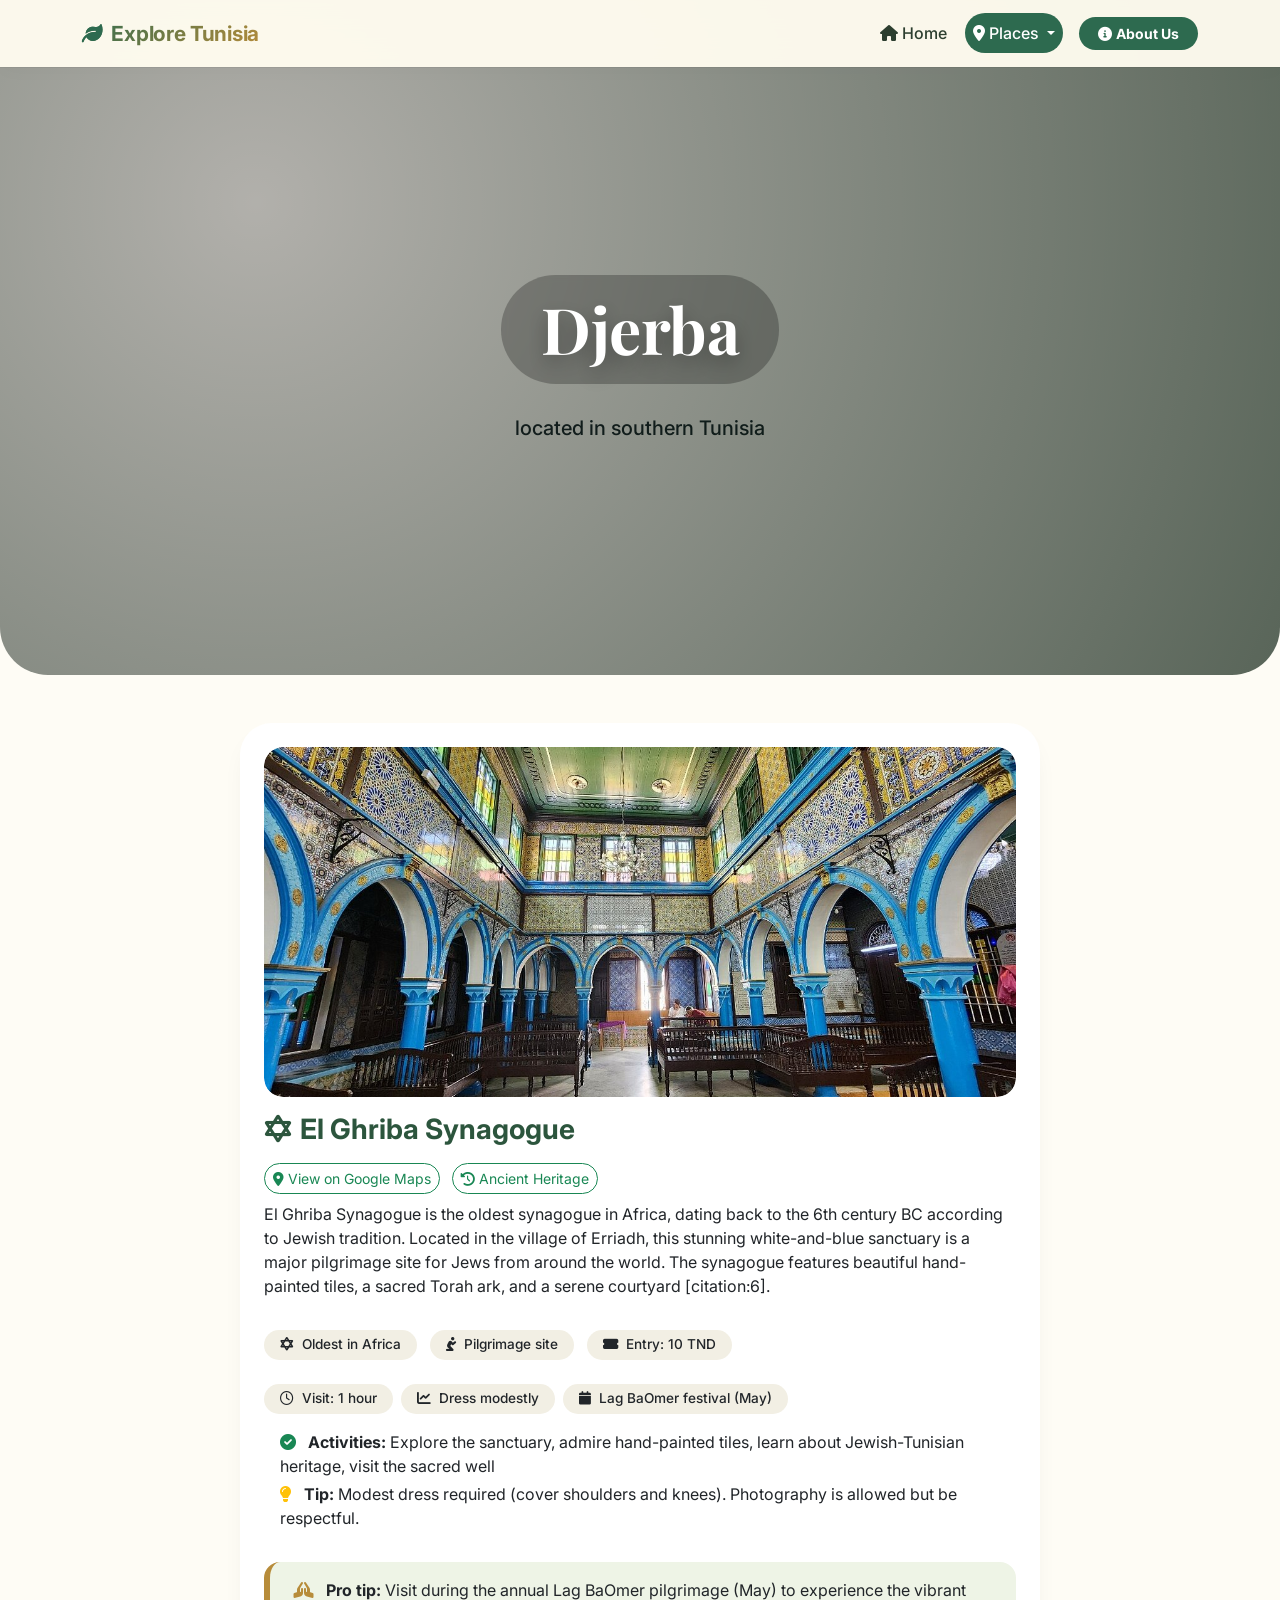
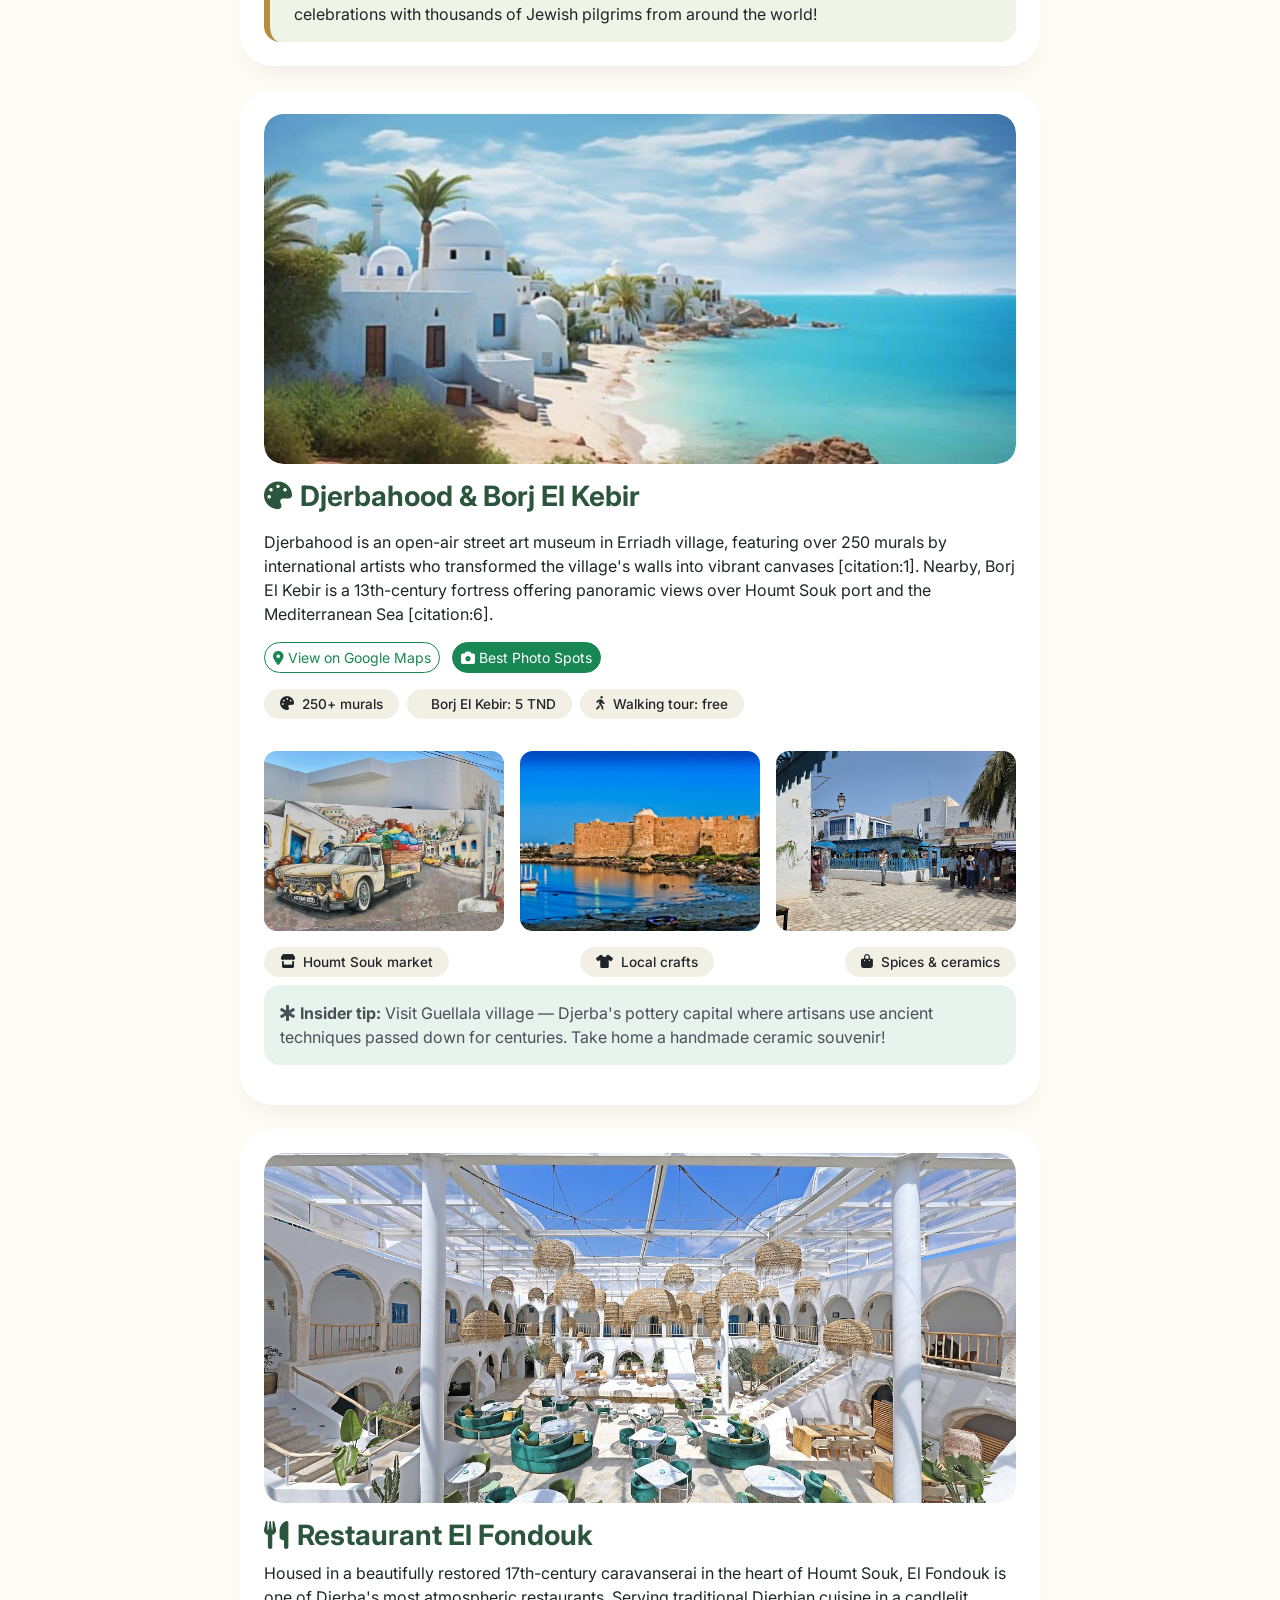
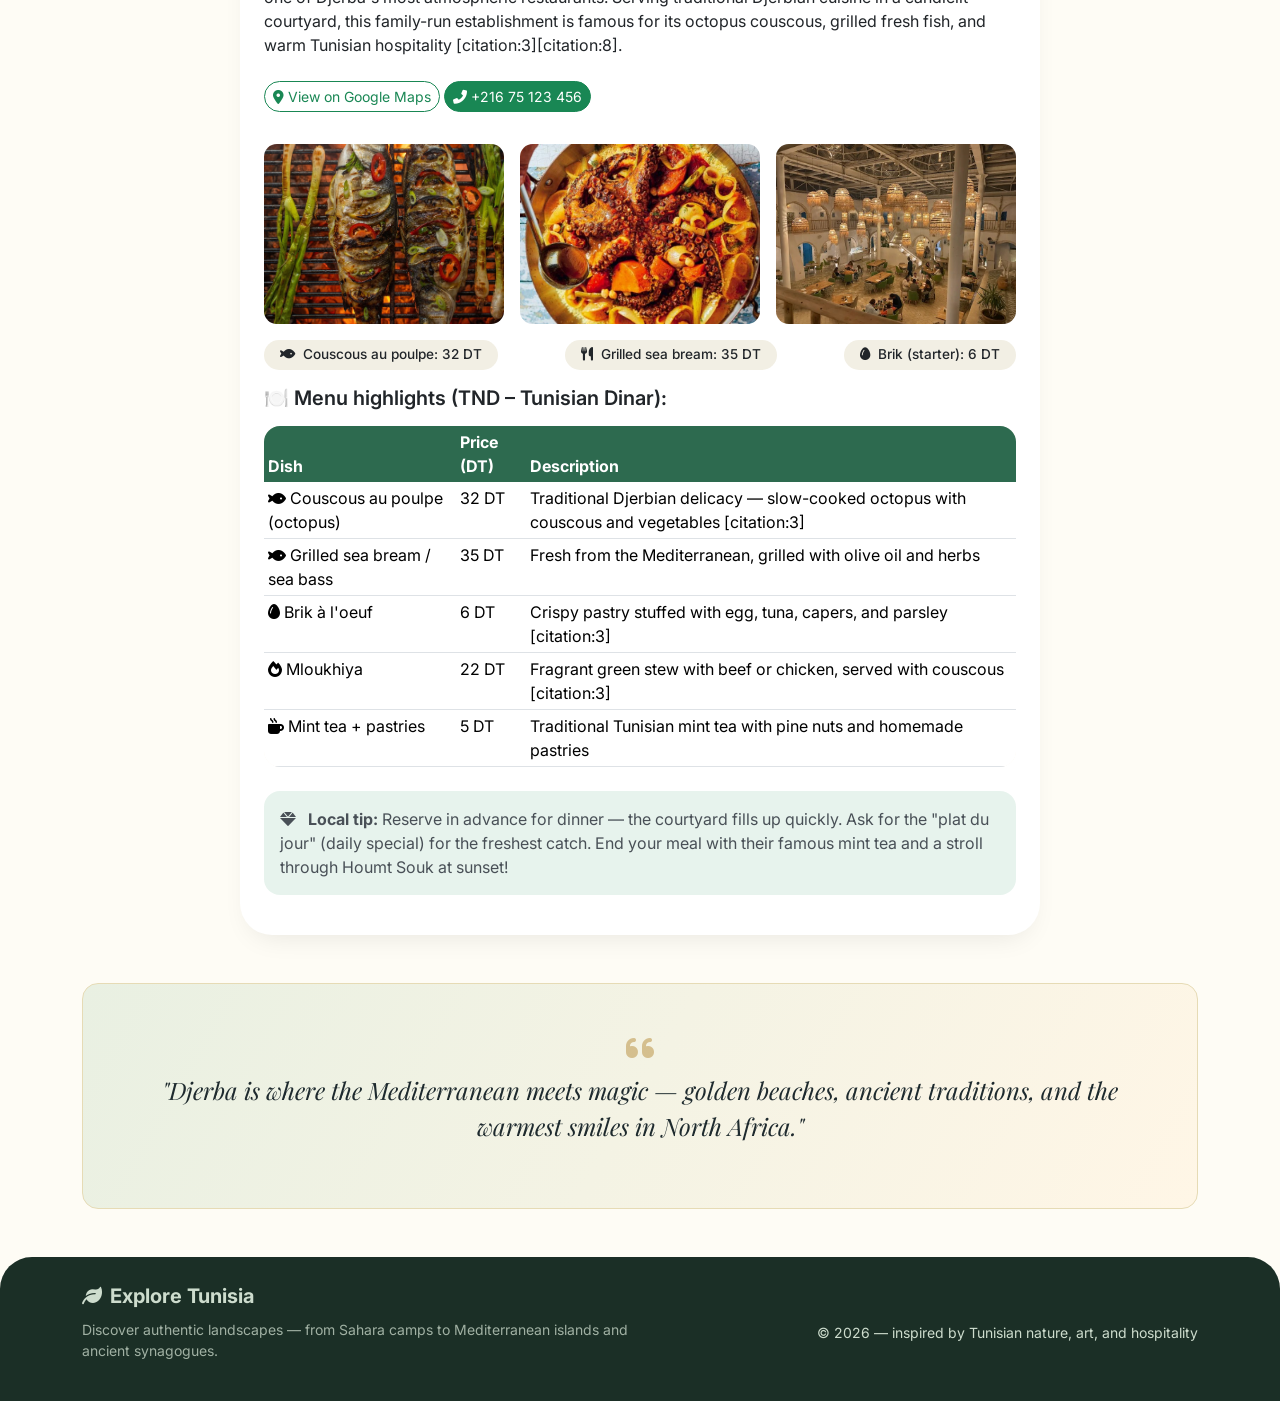
<file: djerba.html>
<!DOCTYPE html>
<html lang="en">
<head>
    <meta charset="UTF-8">
    <meta name="viewport" content="width=device-width, initial-scale=1.0, viewport-fit=cover">
    <title>Djerba | Island of Dreams — Explore Tunisia</title>

    <!-- Bootstrap 5 CSS -->
    <link href="https://cdn.jsdelivr.net/npm/bootstrap@5.3.3/dist/css/bootstrap.min.css" rel="stylesheet">

    <!-- Google Fonts -->
    <link href="https://fonts.googleapis.com/css2?family=Inter:opsz,wght@14..32,300;14..32,400;14..32,500;14..32,600;14..32,700&family=Playfair+Display:wght@400;500;600;700&display=swap" rel="stylesheet">

    <!-- Font Awesome 6 -->
    <link rel="stylesheet" href="https://cdnjs.cloudflare.com/ajax/libs/font-awesome/6.0.0-beta3/css/all.min.css">

    <style>
        * {
            margin: 0;
            padding: 0;
            box-sizing: border-box;
        }

        body {
            font-family: 'Inter', sans-serif;
            background: #fefcf5;
            color: #1e2a2e;
            scroll-behavior: smooth;
        }

        /* Navbar */
        .navbar-custom {
            background: rgba(255, 252, 240, 0.96);
            backdrop-filter: blur(12px);
            box-shadow: 0 4px 20px rgba(0, 0, 0, 0.02), 0 1px 0 rgba(0, 0, 0, 0.05);
            transition: all 0.3s ease;
            padding: 0.8rem 0;
        }

        .navbar-scrolled {
            background: rgba(255, 250, 240, 0.98);
            box-shadow: 0 10px 25px -5px rgba(0, 0, 0, 0.08);
            padding: 0.5rem 0;
        }

        .navbar-brand {
            font-size: 1.6rem;
            letter-spacing: -0.3px;
            background: linear-gradient(135deg, #2d6a4f, #b78c3a);
            background-clip: text;
            -webkit-background-clip: text;
            color: transparent;
            font-weight: 700;
        }

        .navbar-nav .nav-link {
            font-weight: 500;
            color: #2c3e2f;
            margin: 0 0.2rem;
            transition: 0.2s;
            border-radius: 30px;
            padding: 0.5rem 1rem;
        }

        .navbar-nav .nav-link:hover {
            background: #e9ece0;
            color: #1b4d2e;
        }

        .navbar-nav .nav-link.active {
            background: #2d6a4f;
            color: white !important;
        }

        .dropdown-menu {
            background: rgba(255, 252, 240, 0.98);
            backdrop-filter: blur(8px);
            border-radius: 1rem;
            border: none;
            box-shadow: 0 10px 25px -5px rgba(0, 0, 0, 0.1);
        }

        .dropdown-item {
            border-radius: 0.5rem;
            padding: 0.5rem 1.2rem;
            color: #2c3e2f;
        }

        .dropdown-item:hover {
            background: #2d6a4f;
            color: white;
        }

        .btn-about {
            background: #2d6a4f;
            color: white;
            border: none;
            border-radius: 40px;
            padding: 0.4rem 1.2rem;
            font-weight: 600;
            transition: all 0.2s;
        }

        .btn-about:hover {
            background: #1b4e3a;
            transform: translateY(-2px);
            box-shadow: 0 6px 14px rgba(45, 106, 79, 0.25);
            color: white;
        }

        /* Hero Section */
        .hero {
            position: relative;
            min-height: 75vh;
            background: linear-gradient(107deg, #1f3b2c 0%, #2b5a42 100%);
            background-image: url('https://t3.ftcdn.net/jpg/01/77/25/16/360_F_177251677_ETD0mS3P9TJU0S4TkUPgSgbEGwn6WBTb.jpg');
            background-size: cover;
            background-position: center 35%;
            background-blend-mode: overlay;
            display: flex;
            align-items: center;
            justify-content: center;
            text-align: center;
            margin-top: 0;
            border-radius: 0 0 3rem 3rem;
            overflow: hidden;
        }

        .hero::before {
            content: "";
            position: absolute;
            inset: 0;
            background: radial-gradient(circle at 20% 30%, rgba(0,0,0,0.3), rgba(0,20,5,0.65));
            z-index: 1;
        }

        .hero h1 {
            position: relative;
            z-index: 2;
            font-family: 'Playfair Display', serif;
            font-size: 4rem;
            font-weight: 700;
            color: white;
            text-shadow: 0 8px 20px rgba(0,0,0,0.3);
            letter-spacing: -0.5px;
            backdrop-filter: blur(3px);
            background: rgba(0,0,0,0.25);
            display: inline-block;
            padding: 1rem 2.5rem;
            border-radius: 60px;
            animation: fadeUp 1s ease;
        }

        @keyframes fadeUp {
            0% { opacity: 0; transform: translateY(30px); }
            100% { opacity: 1; transform: translateY(0); }
        }

        /* Card Styling - Smaller width, centered */
        .cards-container {
            max-width: 800px;
            margin: 0 auto;
        }

        .custom-card {
            background: #ffffff;
            border: none;
            border-radius: 2rem;
            transition: all 0.25s ease;
            box-shadow: 0 12px 28px -12px rgba(0, 0, 0, 0.1);
            overflow: hidden;
        }

        .custom-card:hover {
            transform: translateY(-6px);
            box-shadow: 0 25px 35px -16px rgba(0, 0, 0, 0.2);
        }

        /* Full width images inside cards */
        .place-img {
            width: 100%;
            border-radius: 1.2rem;
            object-fit: cover;
            height: 350px;
        }

        .img-hover-zoom {
            overflow: hidden;
            border-radius: 1.2rem;
            width: 100%;
        }

        .img-hover-zoom img {
            transition: transform 0.4s ease;
            width: 100%;
            display: block;
        }

        .img-hover-zoom:hover img {
            transform: scale(1.03);
        }

        .gallery-img {
            width: 100%;
            height: 180px;
            object-fit: cover;
            border-radius: 0.8rem;
        }

        .pro-tip {
            background: #eef4e6;
            border-left: 6px solid #b78c3a;
            border-radius: 1rem;
            padding: 1rem 1.5rem;
            margin-top: 0.8rem;
        }

        .info-grid {
            display: flex;
            flex-wrap: wrap;
            gap: 0.8rem;
            margin: 1rem 0;
        }

        .info-chip {
            background: #f2efe4;
            border-radius: 40px;
            padding: 0.3rem 1rem;
            font-size: 0.85rem;
            font-weight: 500;
            display: inline-flex;
            align-items: center;
            gap: 0.5rem;
        }

        .table-custom {
            background: #fef9ef;
            border-radius: 1rem;
            overflow: hidden;
        }

        .table-custom th {
            background: #2d6a4f;
            color: white;
            border: none;
        }

        footer {
            background: #1b2f26;
            color: #cddccd;
            border-radius: 2rem 2rem 0 0;
            margin-top: 3rem;
        }

        @media (max-width: 768px) {
            .hero h1 {
                font-size: 2.2rem;
                padding: 0.8rem 1.5rem;
            }
            .hero {
                min-height: 55vh;
            }
            .place-img {
                height: 200px;
            }
            .cards-container {
                padding: 0 15px;
            }
            .gallery-img {
                height: 140px;
            }
        }
    </style>
</head>
<body>

<!-- NAVBAR with Djerba active -->
<nav class="navbar navbar-expand-lg navbar-custom fixed-top">
    <div class="container">
        <a class="navbar-brand fw-bold" href="index.html" style="font-size: 1.3rem;">
            <i class="fas fa-leaf me-1" style="color:#2d6a4f;"></i> Explore Tunisia</a>
        <button class="navbar-toggler" type="button" data-bs-toggle="collapse" data-bs-target="#navbarNav">
            <span class="navbar-toggler-icon"></span>
        </button>
        <div class="collapse navbar-collapse" id="navbarNav">
            <ul class="navbar-nav ms-auto align-items-center gap-1">
                <li class="nav-item">
                    <a class="nav-link" href="index.html"><i class="fas fa-home me-1"></i>Home</a>
                </li>
                <li class="nav-item dropdown">
                    <a class="nav-link dropdown-toggle active" href="#" role="button" data-bs-toggle="dropdown">
                        <i class="fas fa-map-marker-alt me-1"></i>Places
                    </a>
                    <ul class="dropdown-menu">
                        <li><a class="dropdown-item" href="zaghouan.html">Zaghouan</a></li>
                        <li><a class="dropdown-item" href="nabeul.html">Nabeul</a></li>
                        <li><a class="dropdown-item" href="bizerte.html">Bizerte</a></li>
                        <li><a class="dropdown-item" href="kebili.html">Kebili</a></li>
                        <li><a class="dropdown-item" href="mahdia.html">Mahdia</a></li>
                        <li><a class="dropdown-item" href="djerba.html">Djerba</a></li>  
                    </ul>
                </li>
                <li class="nav-item ms-md-2">
                    <a class="btn btn-about btn-sm fw-bold" href="about_us.html"><i class="fas fa-info-circle me-1"></i>About Us</a>
                </li>
            </ul>
        </div>
    </div>
</nav>

<!-- HERO -->
<section class="hero mt-0 pt-5" style="    flex-direction: column;">
    <h1>Djerba</h1>
    <br>
    <h5>located in southern Tunisia</h5>
</section>

<!-- MAIN CONTENT - Cards with smaller width, centered -->
<main class="container my-5">
    <div class="cards-container">
        <div class="d-flex flex-column gap-4">
            
            <!-- Card 1: El Ghriba Synagogue (Oldest in Africa) -->
            <div class="w-100">
                <div class="card custom-card p-3 p-xl-4">
                    <div class="img-hover-zoom mb-3">
                        <img src="images/Djerba7.jpg.jpeg" alt="El Ghriba Synagogue Djerba" class="place-img" onerror="this.src='https://placehold.co/800x500/e9e3d0/2d6a4f?text=El+Ghriba+Synagogue'">
                    </div>
                    <div class="d-flex justify-content-between align-items-center mb-2">
                        <h3 class="fw-bold" style="color:#2c553d;"><i class="fas fa-star-of-david me-2"></i>El Ghriba Synagogue</h3>
                    </div>
                    <div class="mb-2">
                        <a href="https://maps.google.com/?q=El+Ghriba+Synagogue+Djerba+Tunisia" target="_blank" class="btn btn-outline-success btn-sm rounded-pill">
                            <i class="fas fa-map-marker-alt"></i> View on Google Maps
                        </a>
                        <a href="#" target="_blank" class="btn btn-outline-success btn-sm rounded-pill ms-2">
                            <i class="fas fa-history"></i> Ancient Heritage
                        </a>
                    </div>
                    <p>El Ghriba Synagogue is the oldest synagogue in Africa, dating back to the 6th century BC according to Jewish tradition. Located in the village of Erriadh, this stunning white-and-blue sanctuary is a major pilgrimage site for Jews from around the world. The synagogue features beautiful hand-painted tiles, a sacred Torah ark, and a serene courtyard [citation:6].</p>
                    <div class="info-grid">
                        <span class="info-chip"><i class="fas fa-star-of-david"></i> Oldest in Africa</span>
                        <span class="info-chip"><i class="fas fa-pray"></i> Pilgrimage site</span>
                        <span class="info-chip"><i class="fas fa-ticket-alt"></i> Entry: 10 TND</span>
                    </div>
                    <div class="d-flex flex-wrap gap-2 my-2">
                        <span class="info-chip"><i class="far fa-clock"></i> Visit: 1 hour</span>
                        <span class="info-chip"><i class="fas fa-chart-line"></i> Dress modestly</span>
                        <span class="info-chip"><i class="fas fa-calendar"></i> Lag BaOmer festival (May)</span>
                    </div>
                    <ul class="mt-2 ps-3" style="list-style-type: none; padding-left: 0;">
                        <li class="mb-1"><i class="fas fa-check-circle text-success me-2"></i> <strong>Activities:</strong> Explore the sanctuary, admire hand-painted tiles, learn about Jewish-Tunisian heritage, visit the sacred well</li>
                        <li class="mb-1"><i class="fas fa-lightbulb text-warning me-2"></i> <strong>Tip:</strong> Modest dress required (cover shoulders and knees). Photography is allowed but be respectful.</li>
                    </ul>
                    <div class="pro-tip">
                        <i class="fas fa-praying-hands me-2" style="color:#b78c3a;"></i>
                        <strong>Pro tip:</strong> Visit during the annual Lag BaOmer pilgrimage (May) to experience the vibrant celebrations with thousands of Jewish pilgrims from around the world!
                    </div>
                </div>
            </div>

            <!-- Card 2: Djerbahood & Borj El Kebir -->
            <div class="w-100">
                <div class="card custom-card p-3 p-xl-4">
                    <div class="img-hover-zoom mb-3">
                        <img src="images/Djerba1.jpg.jpeg" alt="Djerbahood street art" class="place-img" onerror="this.src='https://placehold.co/800x500/ccd5ae/2d6a4f?text=Djerbahood+Street+Art'">
                    </div>
                    <h3 class="fw-bold" style="color:#2c553d;"><i class="fas fa-palette me-2"></i>Djerbahood & Borj El Kebir</h3>
                    <p class="mt-2">Djerbahood is an open-air street art museum in Erriadh village, featuring over 250 murals by international artists who transformed the village's walls into vibrant canvases [citation:1]. Nearby, Borj El Kebir is a 13th-century fortress offering panoramic views over Houmt Souk port and the Mediterranean Sea [citation:6].</p>
                    <div class="mb-2">
                        <a href="https://maps.google.com/?q=Djerbahood+Erriadh+Tunisia" target="_blank" class="btn btn-outline-success btn-sm rounded-pill">
                            <i class="fas fa-map-marker-alt"></i> View on Google Maps
                        </a>
                        <a href="#" target="_blank" class="btn btn-success btn-sm rounded-pill ms-2">
                            <i class="fas fa-camera"></i> Best Photo Spots
                        </a>
                    </div>
                    <div class="d-flex flex-wrap gap-2 my-2">
                        <span class="info-chip"><i class="fas fa-palette"></i> 250+ murals</span>
                        <span class="info-chip"><i class="fas fa-fort"></i> Borj El Kebir: 5 TND</span>
                        <span class="info-chip"><i class="fas fa-walking"></i> Walking tour: free</span>
                    </div>
                    <div class="row g-3 mt-2">
                        <div class="col-12 col-md-4">
                            <img src="images/Djerba6.webp" class="gallery-img" alt="Street art mural Djerbahood" onerror="this.src='https://placehold.co/400x300/e9e3d0/2d6a4f?text=Djerbahood+Mural'">
                        </div>
                        <div class="col-12 col-md-4">
                            <img src="images/Djerba5.jpg.jpeg" class="gallery-img" alt="Borj El Kebir fortress" onerror="this.src='https://placehold.co/400x300/e9e3d0/2d6a4f?text=Borj+El+Kebir'">
                        </div>
                        <div class="col-12 col-md-4">
                            <img src="images/Djerba2.jpg.jpeg" class="gallery-img" alt="Houmt Souk market" onerror="this.src='https://placehold.co/400x300/e9e3d0/2d6a4f?text=Houmt+Souk'">
                        </div>
                    </div>
                    <div class="mt-3">
                        <div class="d-flex justify-content-between flex-wrap">
                            <span class="info-chip"><i class="fas fa-store"></i> Houmt Souk market</span>
                            <span class="info-chip"><i class="fas fa-tshirt"></i> Local crafts</span>
                            <span class="info-chip"><i class="fas fa-shopping-bag"></i> Spices & ceramics</span>
                        </div>
                        <div class="alert alert-light border-0 bg-success bg-opacity-10 rounded-4 mt-2">
                            <i class="fas fa-star-of-life"></i> <strong>Insider tip:</strong> Visit Guellala village — Djerba's pottery capital where artisans use ancient techniques passed down for centuries. Take home a handmade ceramic souvenir!
                        </div>
                    </div>
                </div>
            </div>

            <!-- Card 3: Restaurant El Fondouk (Traditional Djerbian Cuisine) -->
            <div class="w-100">
                <div class="card custom-card p-3 p-xl-4">
                    <div class="img-hover-zoom mb-3">
                        <img src="images/Djerba9.jpeg" alt="Restaurant El Fondouk Djerba" class="place-img" onerror="this.src='https://placehold.co/800x500/d4c9a3/2d6a4f?text=Restaurant+El+Fondouk'">
                    </div>
                    <h3 class="fw-bold" style="color:#2c553d;"><i class="fas fa-utensils me-2"></i>Restaurant El Fondouk</h3>
                    <p>Housed in a beautifully restored 17th-century caravanserai in the heart of Houmt Souk, El Fondouk is one of Djerba's most atmospheric restaurants. Serving traditional Djerbian cuisine in a candlelit courtyard, this family-run establishment is famous for its octopus couscous, grilled fresh fish, and warm Tunisian hospitality [citation:3][citation:8].</p>
                    <div class="mt-2 mb-2">
                        <a href="https://maps.google.com/?q=Houmt+Souk+Djerba+Tunisia" target="_blank" class="btn btn-outline-success btn-sm rounded-pill">
                            <i class="fas fa-map-marker-alt"></i> View on Google Maps
                        </a>
                        <a href="#" class="btn btn-success btn-sm rounded-pill">
                            <i class="fas fa-phone-alt"></i> +216 75 123 456
                        </a>
                    </div>
                    <div class="row g-3 mt-2">
                        <div class="col-12 col-md-4">
                            <img src="images/Djerba8.jpeg" class="gallery-img" alt="Couscous au poulpe" onerror="this.src='https://placehold.co/400x300/e9e3d0/2d6a4f?text=Octopus+Couscous'">
                        </div>
                        <div class="col-12 col-md-4">
                            <img src="images/Djerba10.jpeg" class="gallery-img" alt="Courtyard dining" onerror="this.src='https://placehold.co/400x300/e9e3d0/2d6a4f?text=Courtyard+Dining'">
                        </div>
                        <div class="col-12 col-md-4">
                            <img src="images/Djerba11.jpeg" class="gallery-img" alt="Grilled fish" onerror="this.src='https://placehold.co/400x300/e9e3d0/2d6a4f?text=Grilled+Fish'">
                        </div>
                    </div>
                    <div class="mt-3">
                        <div class="d-flex justify-content-between flex-wrap">
                            <span class="info-chip"><i class="fas fa-fish"></i> Couscous au poulpe: 32 DT</span>
                            <span class="info-chip"><i class="fas fa-utensils"></i> Grilled sea bream: 35 DT</span>
                            <span class="info-chip"><i class="fas fa-egg"></i> Brik (starter): 6 DT</span>
                        </div>
                        <h5 class="mt-3 fw-semibold">🍽️ Menu highlights (TND – Tunisian Dinar):</h5>
                        <div class="table-responsive">
                            <table class="table table-custom table-sm mt-2">
                                <thead>
                                    <tr><th>Dish</th><th>Price (DT)</th><th>Description</th></tr>
                                </thead>
                                <tbody>
                                    <tr>
                                        <td><i class="fas fa-fish"></i> Couscous au poulpe (octopus)</td>
                                        <td>32 DT</td>
                                        <td>Traditional Djerbian delicacy — slow-cooked octopus with couscous and vegetables [citation:3]</td>
                                    </tr>
                                    <tr>
                                        <td><i class="fas fa-fish"></i> Grilled sea bream / sea bass</td>
                                        <td>35 DT</td>
                                        <td>Fresh from the Mediterranean, grilled with olive oil and herbs</td>
                                    </tr>
                                    <tr>
                                        <td><i class="fas fa-egg"></i> Brik à l'oeuf</td>
                                        <td>6 DT</td>
                                        <td>Crispy pastry stuffed with egg, tuna, capers, and parsley [citation:3]</td>
                                    </tr>
                                    <tr>
                                        <td><i class="fas fa-fire"></i> Mloukhiya</td>
                                        <td>22 DT</td>
                                        <td>Fragrant green stew with beef or chicken, served with couscous [citation:3]</td>
                                    </tr>
                                    <tr>
                                        <td><i class="fas fa-mug-hot"></i> Mint tea + pastries</td>
                                        <td>5 DT</td>
                                        <td>Traditional Tunisian mint tea with pine nuts and homemade pastries</td>
                                    </tr>
                                </tbody>
                            </table>
                        </div>
                        <div class="alert alert-light border-0 bg-success bg-opacity-10 rounded-4 mt-2">
                            <i class="fas fa-gem me-2"></i> <strong>Local tip:</strong> Reserve in advance for dinner — the courtyard fills up quickly. Ask for the "plat du jour" (daily special) for the freshest catch. End your meal with their famous mint tea and a stroll through Houmt Souk at sunset!
                        </div>
                    </div>
                </div>
            </div>
        </div>
    </div>

    <!-- QUOTE SECTION -->
    <div class="row mt-5">
        <div class="col-12 text-center">
            <div class="p-4 p-md-5 rounded-4" style="background: linear-gradient(120deg, #e9f0e2, #fff6e6); border: 1px solid #e6dbb5;">
                <i class="fas fa-quote-left fa-2x opacity-50 mb-2" style="color:#b78c3a;"></i>
                <p class="fs-4 fst-italic font-serif" style="font-family: 'Playfair Display';">"Djerba is where the Mediterranean meets magic — golden beaches, ancient traditions, and the warmest smiles in North Africa."</p>
            </div>
        </div>
    </div>
</main>

<!-- FOOTER -->
<footer class="container-fluid py-4 mt-5">
    <div class="container">
        <div class="row align-items-center">
            <div class="col-md-6">
                <span class="fw-bold fs-5"><i class="fas fa-leaf me-2"></i>Explore Tunisia</span>
                <p class="small mt-2 opacity-75">Discover authentic landscapes — from Sahara camps to Mediterranean islands and ancient synagogues.</p>
            </div>
            <div class="col-md-6 text-md-end">
                <p class="small mt-2 mb-0">© 2026 — inspired by Tunisian nature, art, and hospitality</p>
            </div>
        </div>
    </div>
</footer>

<!-- Bootstrap JS -->
<script src="https://cdn.jsdelivr.net/npm/bootstrap@5.3.3/dist/js/bootstrap.bundle.min.js"></script>

<!-- Scroll effect script -->
<script>
    window.addEventListener("scroll", function() {
        const navbar = document.querySelector(".navbar-custom");
        if (navbar) {
            if (window.scrollY > 50) {
                navbar.classList.add("navbar-scrolled");
            } else {
                navbar.classList.remove("navbar-scrolled");
            }
        }
    });

    // Image fallback for missing images
    document.querySelectorAll('img').forEach(img => {
        img.addEventListener('error', function(e) {
            if(!this.src.includes('placehold')) {
                this.src = 'https://placehold.co/800x500/e9dfc7/2d6a4f?text=Djerba+Scene';
            }
        });
    });
</script>
</body>
</html>
</file>
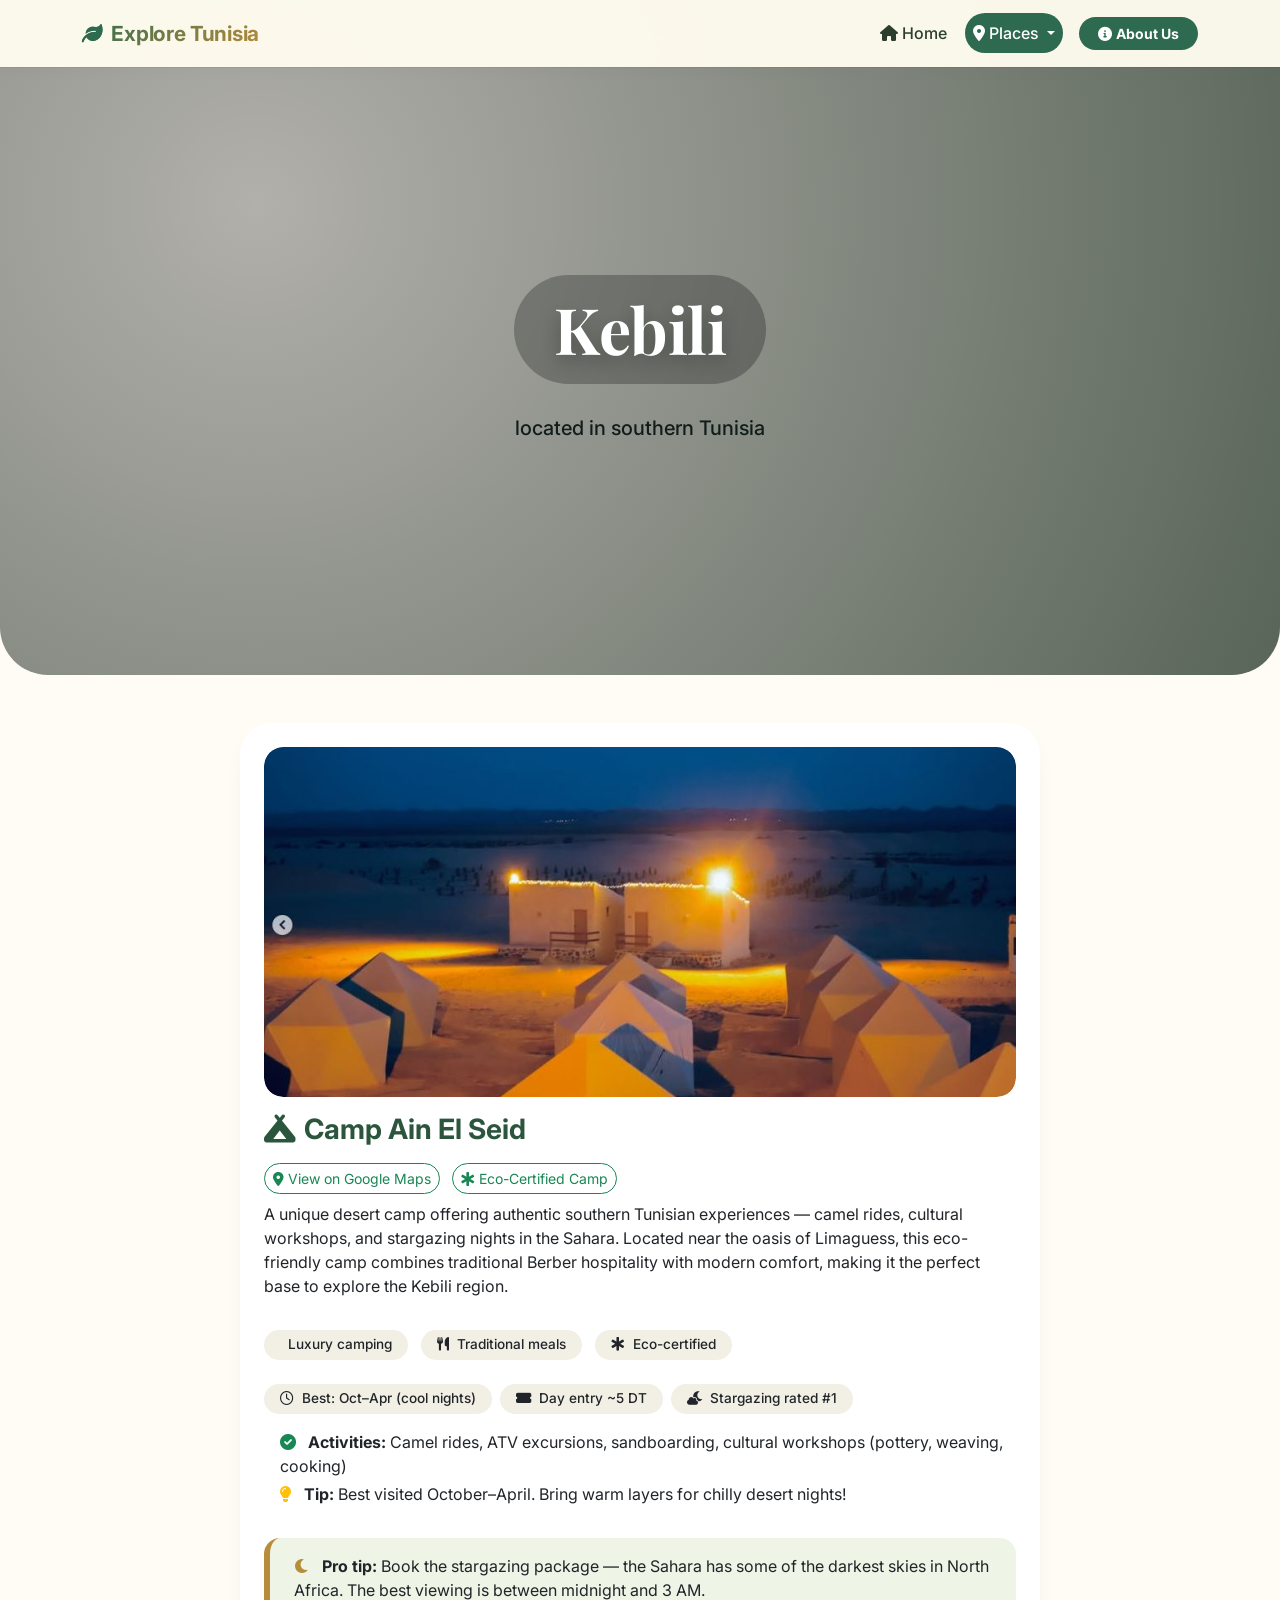
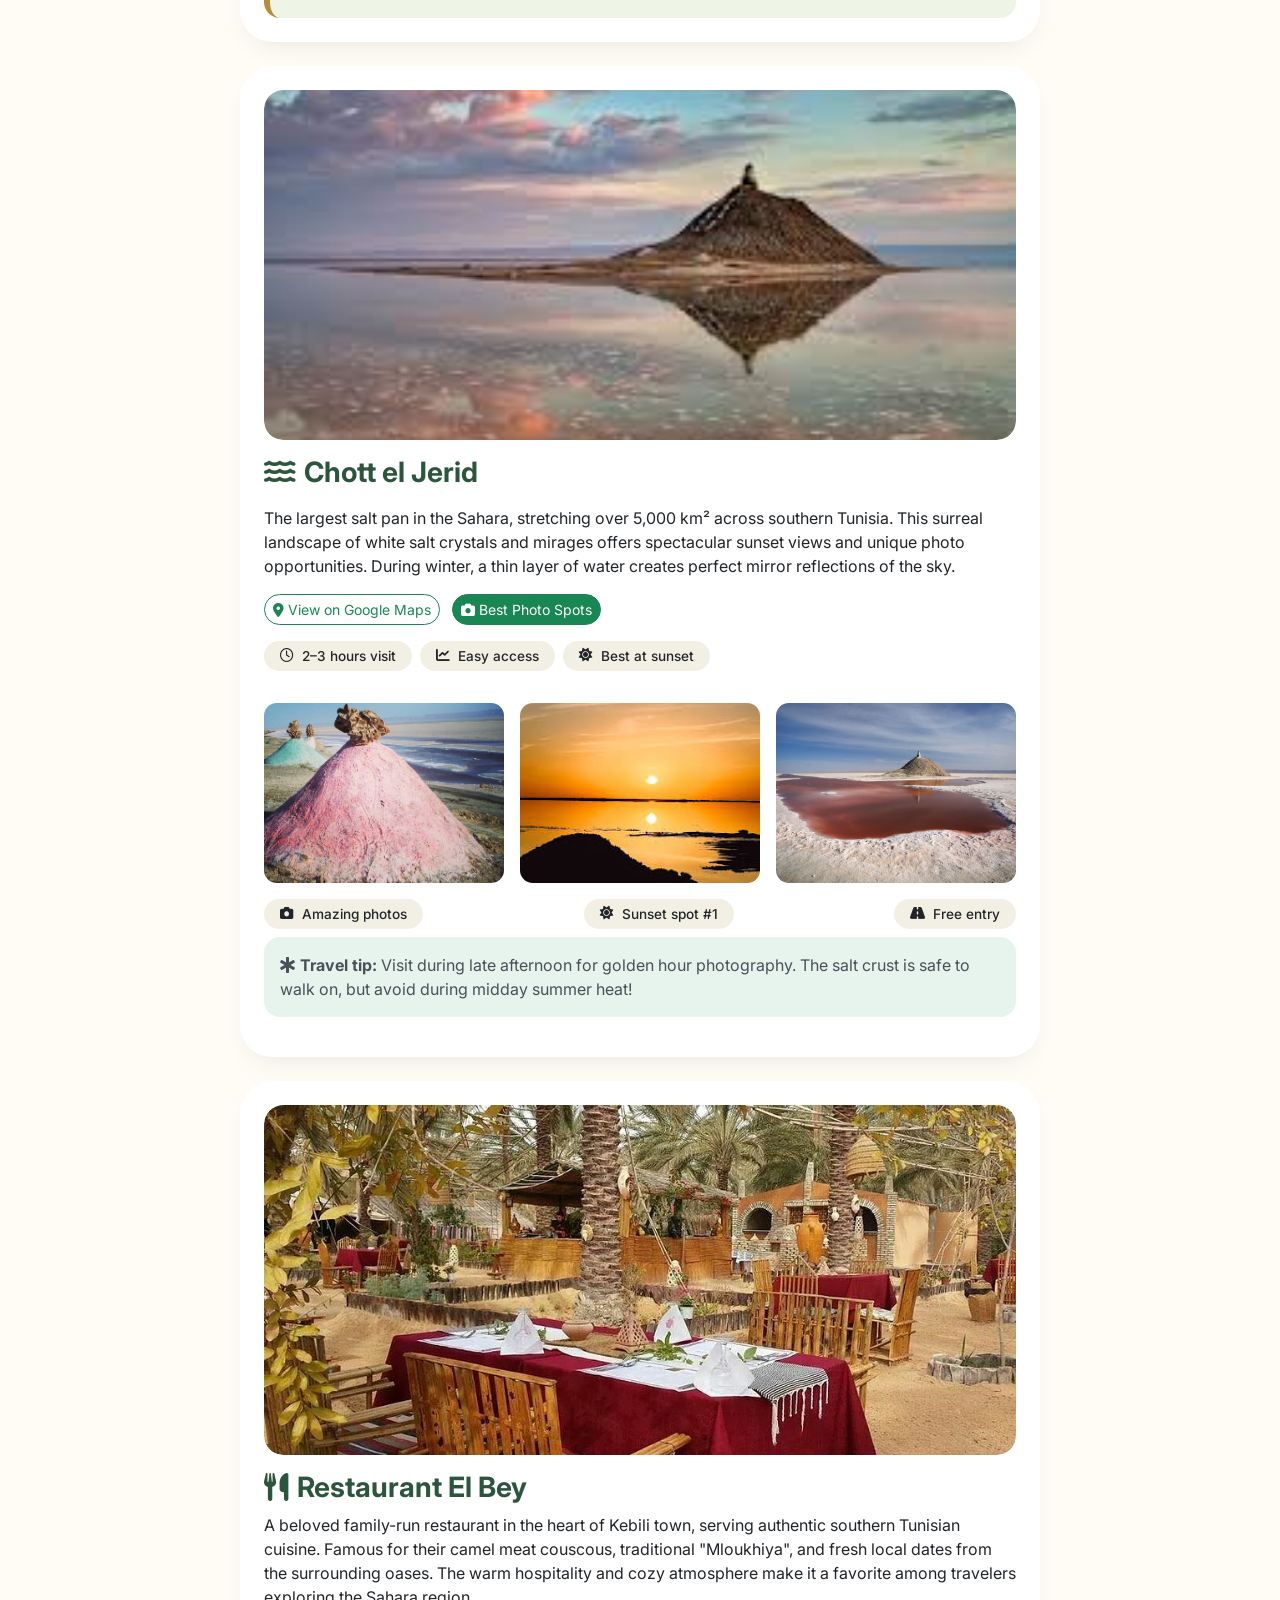
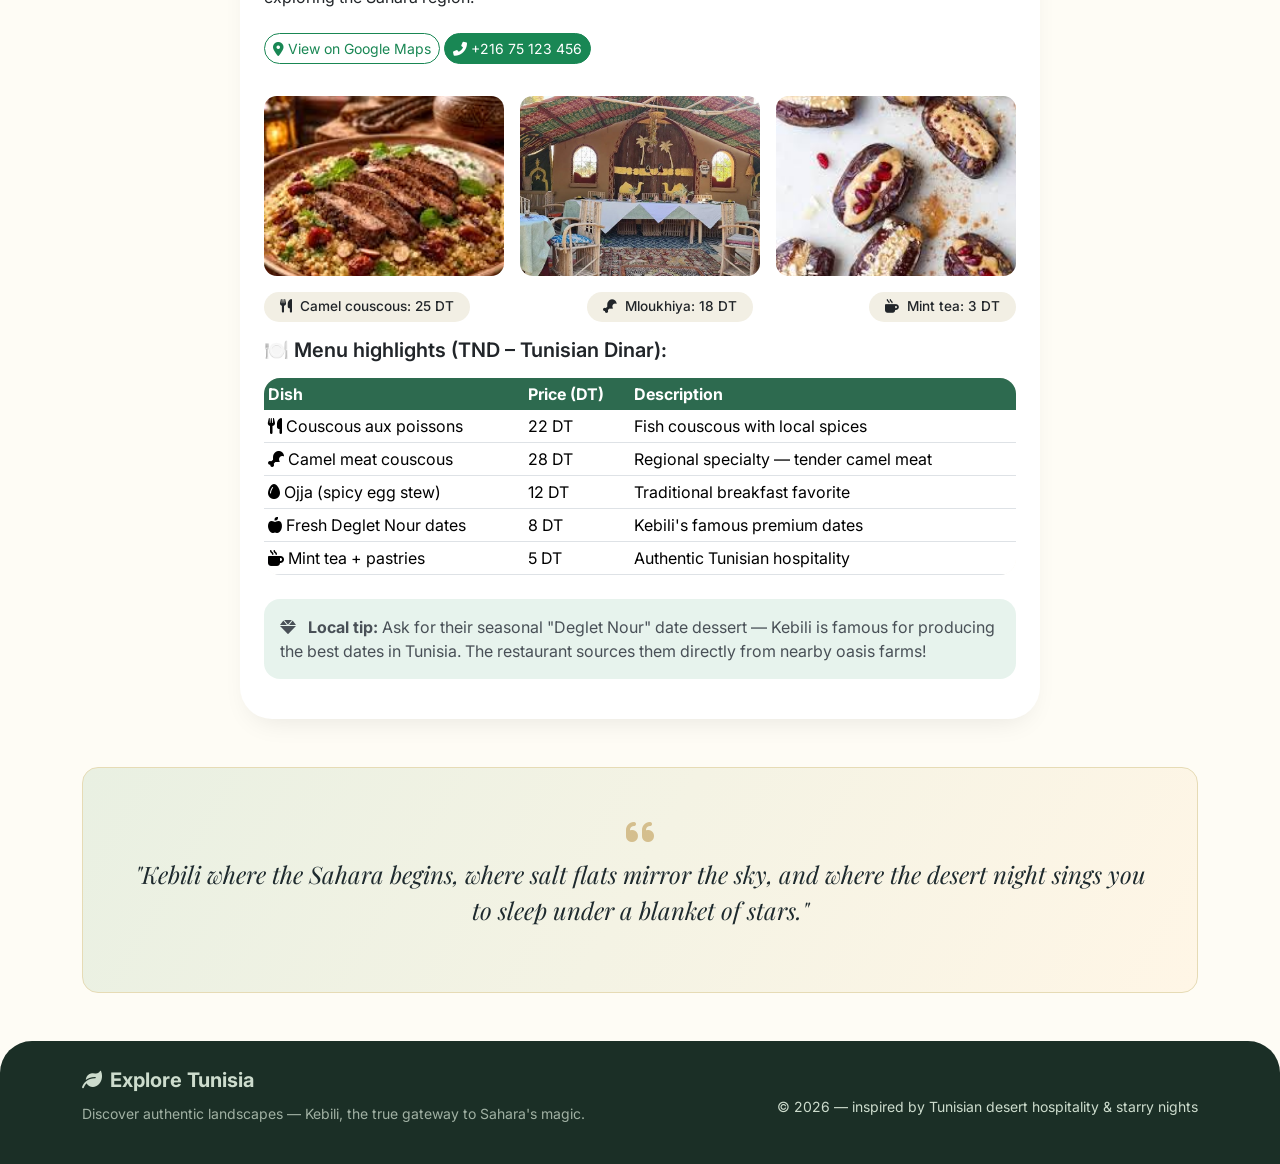
<file: kebili.html>
<!DOCTYPE html>
<html lang="en">
<head>
    <meta charset="UTF-8">
    <meta name="viewport" content="width=device-width, initial-scale=1.0, viewport-fit=cover">
    <title>Kebili | Gateway to the Sahara — Explore Tunisia</title>

    <!-- Bootstrap 5 CSS -->
    <link href="https://cdn.jsdelivr.net/npm/bootstrap@5.3.3/dist/css/bootstrap.min.css" rel="stylesheet">

    <!-- Google Fonts -->
    <link href="https://fonts.googleapis.com/css2?family=Inter:opsz,wght@14..32,300;14..32,400;14..32,500;14..32,600;14..32,700&family=Playfair+Display:wght@400;500;600;700&display=swap" rel="stylesheet">

    <!-- Font Awesome 6 -->
    <link rel="stylesheet" href="https://cdnjs.cloudflare.com/ajax/libs/font-awesome/6.0.0-beta3/css/all.min.css">

    <style>
        * {
            margin: 0;
            padding: 0;
            box-sizing: border-box;
        }

        body {
            font-family: 'Inter', sans-serif;
            background: #fefcf5;
            color: #1e2a2e;
            scroll-behavior: smooth;
        }

        /* Navbar */
        .navbar-custom {
            background: rgba(255, 252, 240, 0.96);
            backdrop-filter: blur(12px);
            box-shadow: 0 4px 20px rgba(0, 0, 0, 0.02), 0 1px 0 rgba(0, 0, 0, 0.05);
            transition: all 0.3s ease;
            padding: 0.8rem 0;
        }

        .navbar-scrolled {
            background: rgba(255, 250, 240, 0.98);
            box-shadow: 0 10px 25px -5px rgba(0, 0, 0, 0.08);
            padding: 0.5rem 0;
        }

        .navbar-brand {
            font-size: 1.6rem;
            letter-spacing: -0.3px;
            background: linear-gradient(135deg, #2d6a4f, #b78c3a);
            background-clip: text;
            -webkit-background-clip: text;
            color: transparent;
            font-weight: 700;
        }

        .navbar-nav .nav-link {
            font-weight: 500;
            color: #2c3e2f;
            margin: 0 0.2rem;
            transition: 0.2s;
            border-radius: 30px;
            padding: 0.5rem 1rem;
        }

        .navbar-nav .nav-link:hover {
            background: #e9ece0;
            color: #1b4d2e;
        }

        .navbar-nav .nav-link.active {
            background: #2d6a4f;
            color: white !important;
        }

        .dropdown-menu {
            background: rgba(255, 252, 240, 0.98);
            backdrop-filter: blur(8px);
            border-radius: 1rem;
            border: none;
            box-shadow: 0 10px 25px -5px rgba(0, 0, 0, 0.1);
        }

        .dropdown-item {
            border-radius: 0.5rem;
            padding: 0.5rem 1.2rem;
            color: #2c3e2f;
        }

        .dropdown-item:hover {
            background: #2d6a4f;
            color: white;
        }

        .btn-about {
            background: #2d6a4f;
            color: white;
            border: none;
            border-radius: 40px;
            padding: 0.4rem 1.2rem;
            font-weight: 600;
            transition: all 0.2s;
        }

        .btn-about:hover {
            background: #1b4e3a;
            transform: translateY(-2px);
            box-shadow: 0 6px 14px rgba(45, 106, 79, 0.25);
            color: white;
        }

        /* Hero Section */
        .hero {
            position: relative;
            min-height: 75vh;
            background: linear-gradient(107deg, #c28b3e 0%, #7a4f1a 100%);
            background-image: url('https://t3.ftcdn.net/jpg/01/77/25/16/360_F_177251677_ETD0mS3P9TJU0S4TkUPgSgbEGwn6WBTb.jpg');
            background-size: cover;
            background-position: center 35%;
            background-blend-mode: overlay;
            display: flex;
            align-items: center;
            justify-content: center;
            text-align: center;
            margin-top: 0;
            border-radius: 0 0 3rem 3rem;
            overflow: hidden;
        }

        .hero::before {
            content: "";
            position: absolute;
            inset: 0;
            background: radial-gradient(circle at 20% 30%, rgba(0,0,0,0.3), rgba(0,20,5,0.65));
            z-index: 1;
        }

        .hero h1 {
            position: relative;
            z-index: 2;
            font-family: 'Playfair Display', serif;
            font-size: 4rem;
            font-weight: 700;
            color: white;
            text-shadow: 0 8px 20px rgba(0,0,0,0.3);
            letter-spacing: -0.5px;
            backdrop-filter: blur(3px);
            background: rgba(0,0,0,0.25);
            display: inline-block;
            padding: 1rem 2.5rem;
            border-radius: 60px;
            animation: fadeUp 1s ease;
        }

        @keyframes fadeUp {
            0% { opacity: 0; transform: translateY(30px); }
            100% { opacity: 1; transform: translateY(0); }
        }

        /* Card Styling - Smaller width, centered */
        .cards-container {
            max-width: 800px;
            margin: 0 auto;
        }

        .custom-card {
            background: #ffffff;
            border: none;
            border-radius: 2rem;
            transition: all 0.25s ease;
            box-shadow: 0 12px 28px -12px rgba(0, 0, 0, 0.1);
            overflow: hidden;
        }

        .custom-card:hover {
            transform: translateY(-6px);
            box-shadow: 0 25px 35px -16px rgba(0, 0, 0, 0.2);
        }

        /* Full width images inside cards */
        .place-img {
            width: 100%;
            border-radius: 1.2rem;
            object-fit: cover;
            height: 350px;
        }

        .img-hover-zoom {
            overflow: hidden;
            border-radius: 1.2rem;
            width: 100%;
        }

        .img-hover-zoom img {
            transition: transform 0.4s ease;
            width: 100%;
            display: block;
        }

        .img-hover-zoom:hover img {
            transform: scale(1.03);
        }

        .gallery-img {
            width: 100%;
            height: 180px;
            object-fit: cover;
            border-radius: 0.8rem;
        }

        .pro-tip {
            background: #eef4e6;
            border-left: 6px solid #b78c3a;
            border-radius: 1rem;
            padding: 1rem 1.5rem;
            margin-top: 0.8rem;
        }

        .info-grid {
            display: flex;
            flex-wrap: wrap;
            gap: 0.8rem;
            margin: 1rem 0;
        }

        .info-chip {
            background: #f2efe4;
            border-radius: 40px;
            padding: 0.3rem 1rem;
            font-size: 0.85rem;
            font-weight: 500;
            display: inline-flex;
            align-items: center;
            gap: 0.5rem;
        }

        .table-custom {
            background: #fef9ef;
            border-radius: 1rem;
            overflow: hidden;
        }

        .table-custom th {
            background: #2d6a4f;
            color: white;
            border: none;
        }

        footer {
            background: #1b2f26;
            color: #cddccd;
            border-radius: 2rem 2rem 0 0;
            margin-top: 3rem;
        }

        @media (max-width: 768px) {
            .hero h1 {
                font-size: 2.2rem;
                padding: 0.8rem 1.5rem;
            }
            .hero {
                min-height: 55vh;
            }
            .place-img {
                height: 200px;
            }
            .cards-container {
                padding: 0 15px;
            }
            .gallery-img {
                height: 140px;
            }
        }
    </style>
</head>
<body>

<!-- NAVBAR with Kebili active -->
<nav class="navbar navbar-expand-lg navbar-custom fixed-top">
    <div class="container">
        <a class="navbar-brand fw-bold" href="index.html" style="font-size: 1.3rem;">
            <i class="fas fa-leaf me-1" style="color:#2d6a4f;"></i> Explore Tunisia</a>
        <button class="navbar-toggler" type="button" data-bs-toggle="collapse" data-bs-target="#navbarNav">
            <span class="navbar-toggler-icon"></span>
        </button>
        <div class="collapse navbar-collapse" id="navbarNav">
            <ul class="navbar-nav ms-auto align-items-center gap-1">
                <li class="nav-item">
                    <a class="nav-link" href="index.html"><i class="fas fa-home me-1"></i>Home</a>
                </li>
                <li class="nav-item dropdown">
                    <a class="nav-link dropdown-toggle active" href="#" role="button" data-bs-toggle="dropdown">
                        <i class="fas fa-map-marker-alt me-1"></i>Places
                    </a>
                    <ul class="dropdown-menu">
                        <li><a class="dropdown-item" href="zaghouan.html">Zaghouan</a></li>
                        <li><a class="dropdown-item" href="nabeul.html">Nabeul</a></li>
                        <li><a class="dropdown-item" href="bizerte.html">Bizerte</a></li>
                        <li><a class="dropdown-item" href="kebili.html">Kebili</a></li>
                        <li><a class="dropdown-item" href="mahdia.html">Mahdia</a></li>
                        <li><a class="dropdown-item" href="djerba.html">Djerba</a></li>
                    </ul>
                </li>
                <li class="nav-item ms-md-2">
                    <a class="btn btn-about btn-sm fw-bold" href="about_us.html"><i class="fas fa-info-circle me-1"></i>About Us</a>
                </li>
            </ul>
        </div>
    </div>
</nav>

<!-- HERO -->
<section class="hero mt-0 pt-5" style="    flex-direction: column;">
    <h1>Kebili</h1>
    <br>
    <h5>located in southern Tunisia</h5>
</section>

<!-- MAIN CONTENT - Cards with smaller width, centered -->
<main class="container my-5">
    <div class="cards-container">
        <div class="d-flex flex-column gap-4">
            
            <!-- Card 1: Camp Ain El Seid (Desert Luxury Camp) -->
            <div class="w-100">
                <div class="card custom-card p-3 p-xl-4">
                    <div class="img-hover-zoom mb-3">
                        <img src="images/6.JPG.jpeg" alt="Camp Ain El Seid desert camp" class="place-img" onerror="this.src='https://placehold.co/800x500/e9e3d0/2d6a4f?text=Camp+Ain+El+Seid'">
                    </div>
                    <div class="d-flex justify-content-between align-items-center mb-2">
                        <h3 class="fw-bold" style="color:#2c553d;"><i class="fas fa-campground me-2"></i>Camp Ain El Seid</h3>
                    </div>
                    <div class="mb-2">
                        <a href="https://maps.google.com/?q=Ain+El+Seid+Limaguess+Kebili+Tunisia" target="_blank" class="btn btn-outline-success btn-sm rounded-pill">
                            <i class="fas fa-map-marker-alt"></i> View on Google Maps
                        </a>
                        <a href="#" target="_blank" class="btn btn-outline-success btn-sm rounded-pill ms-2">
                            <i class="fas fa-star-of-life"></i> Eco-Certified Camp
                        </a>
                    </div>
                    <p>A unique desert camp offering authentic southern Tunisian experiences — camel rides, cultural workshops, and stargazing nights in the Sahara. Located near the oasis of Limaguess, this eco-friendly camp combines traditional Berber hospitality with modern comfort, making it the perfect base to explore the Kebili region.</p>
                    <div class="info-grid">
                        <span class="info-chip"><i class="fas fa-tent"></i> Luxury camping</span>
                        <span class="info-chip"><i class="fas fa-utensils"></i> Traditional meals</span>
                        <span class="info-chip"><i class="fas fa-star-of-life"></i> Eco-certified</span>
                    </div>
                    <div class="d-flex flex-wrap gap-2 my-2">
                        <span class="info-chip"><i class="far fa-clock"></i> Best: Oct–Apr (cool nights)</span>
                        <span class="info-chip"><i class="fas fa-ticket-alt"></i> Day entry ~5 DT</span>
                        <span class="info-chip"><i class="fas fa-cloud-moon"></i> Stargazing rated #1</span>
                    </div>
                    <ul class="mt-2 ps-3" style="list-style-type: none; padding-left: 0;">
                        <li class="mb-1"><i class="fas fa-check-circle text-success me-2"></i> <strong>Activities:</strong> Camel rides, ATV excursions, sandboarding, cultural workshops (pottery, weaving, cooking)</li>
                        <li class="mb-1"><i class="fas fa-lightbulb text-warning me-2"></i> <strong>Tip:</strong> Best visited October–April. Bring warm layers for chilly desert nights!</li>
                    </ul>
                    <div class="pro-tip">
                        <i class="fas fa-moon me-2" style="color:#b78c3a;"></i>
                        <strong>Pro tip:</strong> Book the stargazing package — the Sahara has some of the darkest skies in North Africa. The best viewing is between midnight and 3 AM.
                    </div>
                </div>
            </div>

            <!-- Card 2: Chott el Jerid (Salt Lake & Sunset Views) -->
            <div class="w-100">
                <div class="card custom-card p-3 p-xl-4">
                    <div class="img-hover-zoom mb-3">
                        <img src="images/k1.jpeg" alt="Chott el Jerid salt lake" class="place-img" onerror="this.src='https://placehold.co/800x500/ccd5ae/2d6a4f?text=Chott+el+Jerid+Salt+Lake'">
                    </div>
                    <h3 class="fw-bold" style="color:#2c553d;"><i class="fas fa-water me-2"></i>Chott el Jerid</h3>
                    <p class="mt-2">The largest salt pan in the Sahara, stretching over 5,000 km² across southern Tunisia. This surreal landscape of white salt crystals and mirages offers spectacular sunset views and unique photo opportunities. During winter, a thin layer of water creates perfect mirror reflections of the sky.</p>
                    <div class="mb-2">
                        <a href="https://maps.google.com/?q=Chott+el+Jerid+Kebili+Tunisia" target="_blank" class="btn btn-outline-success btn-sm rounded-pill">
                            <i class="fas fa-map-marker-alt"></i> View on Google Maps
                        </a>
                        <a href="#" target="_blank" class="btn btn-success btn-sm rounded-pill ms-2">
                            <i class="fas fa-camera"></i> Best Photo Spots
                        </a>
                    </div>
                    <div class="d-flex flex-wrap gap-2 my-2">
                        <span class="info-chip"><i class="far fa-clock"></i> 2–3 hours visit</span>
                        <span class="info-chip"><i class="fas fa-chart-line"></i> Easy access</span>
                        <span class="info-chip"><i class="fas fa-sun"></i> Best at sunset</span>
                    </div>
                    <div class="row g-3 mt-2">
                        <div class="col-12 col-md-4">
                            <img src="images/k2.jpeg" class="gallery-img" alt="Salt crystals Chott el Jerid" onerror="this.src='https://placehold.co/400x300/e9e3d0/2d6a4f?text=Salt+Crystals'">
                        </div>
                        <div class="col-12 col-md-4">
                            <img src="images/k3.jpeg" class="gallery-img" alt="Sunset at salt lake" onerror="this.src='https://placehold.co/400x300/e9e3d0/2d6a4f?text=Sunset+View'">
                        </div>
                        <div class="col-12 col-md-4">
                            <img src="images/k4.jpeg" class="gallery-img" alt="Mirage effect on salt flats" onerror="this.src='https://placehold.co/400x300/e9e3d0/2d6a4f?text=Mirage+Effect'">
                        </div>
                    </div>
                    <div class="mt-3">
                        <div class="d-flex justify-content-between flex-wrap">
                            <span class="info-chip"><i class="fas fa-camera"></i> Amazing photos</span>
                            <span class="info-chip"><i class="fas fa-sun"></i> Sunset spot #1</span>
                            <span class="info-chip"><i class="fas fa-road"></i> Free entry</span>
                        </div>
                        <div class="alert alert-light border-0 bg-success bg-opacity-10 rounded-4 mt-2">
                            <i class="fas fa-star-of-life"></i> <strong>Travel tip:</strong> Visit during late afternoon for golden hour photography. The salt crust is safe to walk on, but avoid during midday summer heat!
                        </div>
                    </div>
                </div>
            </div>

            <!-- Card 3: Restaurant El Bey (Traditional Tunisian Cuisine in Kebili) -->
            <div class="w-100">
                <div class="card custom-card p-3 p-xl-4">
                    <div class="img-hover-zoom mb-3">
                        <img src="images/k5.jpeg" alt="Restaurant El Bey Kebili" class="place-img" onerror="this.src='https://placehold.co/800x500/d4c9a3/2d6a4f?text=Restaurant+El+Bey'">
                    </div>
                    <h3 class="fw-bold" style="color:#2c553d;"><i class="fas fa-utensils me-2"></i>Restaurant El Bey</h3>
                    <p>A beloved family-run restaurant in the heart of Kebili town, serving authentic southern Tunisian cuisine. Famous for their camel meat couscous, traditional "Mloukhiya", and fresh local dates from the surrounding oases. The warm hospitality and cozy atmosphere make it a favorite among travelers exploring the Sahara region.</p>
                    <div class="mt-2 mb-2">
                        <a href="https://maps.google.com/?q=Kebili+Tunisia" target="_blank" class="btn btn-outline-success btn-sm rounded-pill">
                            <i class="fas fa-map-marker-alt"></i> View on Google Maps
                        </a>
                        <a href="#" class="btn btn-success btn-sm rounded-pill">
                            <i class="fas fa-phone-alt"></i> +216 75 123 456
                        </a>
                    </div>
                    <div class="row g-3 mt-2">
                        <div class="col-12 col-md-4">
                            <img src="images/k6.jpeg" class="gallery-img" alt="Traditional couscous dish" onerror="this.src='https://placehold.co/400x300/e9e3d0/2d6a4f?text=Couscous+Camels'">
                        </div>
                        <div class="col-12 col-md-4">
                            <img src="images/k7.jpeg" class="gallery-img" alt="Restaurant interior" onerror="this.src='https://placehold.co/400x300/e9e3d0/2d6a4f?text=Restaurant+Interior'">
                        </div>
                        <div class="col-12 col-md-4">
                            <img src="images/k8.jpeg" class="gallery-img" alt="Kebili dates dessert" onerror="this.src='https://placehold.co/400x300/e9e3d0/2d6a4f?text=Dates+Dessert'">
                        </div>
                    </div>
                    <div class="mt-3">
                        <div class="d-flex justify-content-between flex-wrap">
                            <span class="info-chip"><i class="fas fa-utensils"></i> Camel couscous: 25 DT</span>
                            <span class="info-chip"><i class="fas fa-drumstick-bite"></i> Mloukhiya: 18 DT</span>
                            <span class="info-chip"><i class="fas fa-mug-hot"></i> Mint tea: 3 DT</span>
                        </div>
                        <h5 class="mt-3 fw-semibold">🍽️ Menu highlights (TND – Tunisian Dinar):</h5>
                        <div class="table-responsive">
                            <table class="table table-custom table-sm mt-2">
                                <thead>
                                    <tr><th>Dish</th><th>Price (DT)</th><th>Description</th></tr>
                                </thead>
                                <tbody>
                                    <tr><td><i class="fas fa-utensils"></i> Couscous aux poissons</td><td>22 DT</td><td>Fish couscous with local spices</td></tr>
                                    <tr><td><i class="fas fa-drumstick-bite"></i> Camel meat couscous</td><td>28 DT</td><td>Regional specialty — tender camel meat</td></tr>
                                    <tr><td><i class="fas fa-egg"></i> Ojja (spicy egg stew)</td><td>12 DT</td><td>Traditional breakfast favorite</td></tr>
                                    <tr><td><i class="fas fa-apple-alt"></i> Fresh Deglet Nour dates</td><td>8 DT</td><td>Kebili's famous premium dates</td></tr>
                                    <tr><td><i class="fas fa-mug-hot"></i> Mint tea + pastries</td><td>5 DT</td><td>Authentic Tunisian hospitality</td></tr>
                                </tbody>
                            </table>
                        </div>
                        <div class="alert alert-light border-0 bg-success bg-opacity-10 rounded-4 mt-2">
                            <i class="fas fa-gem me-2"></i> <strong>Local tip:</strong> Ask for their seasonal "Deglet Nour" date dessert — Kebili is famous for producing the best dates in Tunisia. The restaurant sources them directly from nearby oasis farms!
                        </div>
                    </div>
                </div>
            </div>
        </div>
    </div>

    <!-- QUOTE SECTION -->
    <div class="row mt-5">
        <div class="col-12 text-center">
            <div class="p-4 p-md-5 rounded-4" style="background: linear-gradient(120deg, #e9f0e2, #fff6e6); border: 1px solid #e6dbb5;">
                <i class="fas fa-quote-left fa-2x opacity-50 mb-2" style="color:#b78c3a;"></i>
                <p class="fs-4 fst-italic font-serif" style="font-family: 'Playfair Display';">"Kebili where the Sahara begins, where salt flats mirror the sky, and where the desert night sings you to sleep under a blanket of stars."</p>
            </div>
        </div>
    </div>
</main>

<!-- FOOTER -->
<footer class="container-fluid py-4 mt-5">
    <div class="container">
        <div class="row align-items-center">
            <div class="col-md-6">
                <span class="fw-bold fs-5"><i class="fas fa-leaf me-2"></i>Explore Tunisia</span>
                <p class="small mt-2 opacity-75">Discover authentic landscapes — Kebili, the true gateway to Sahara's magic.</p>
            </div>
            <div class="col-md-6 text-md-end">
                <p class="small mt-2 mb-0">© 2026 — inspired by Tunisian desert hospitality & starry nights</p>
            </div>
        </div>
    </div>
</footer>

<!-- Bootstrap JS -->
<script src="https://cdn.jsdelivr.net/npm/bootstrap@5.3.3/dist/js/bootstrap.bundle.min.js"></script>

<!-- Scroll effect script -->
<script>
    window.addEventListener("scroll", function() {
        const navbar = document.querySelector(".navbar-custom");
        if (navbar) {
            if (window.scrollY > 50) {
                navbar.classList.add("navbar-scrolled");
            } else {
                navbar.classList.remove("navbar-scrolled");
            }
        }
    });

    // Image fallback for missing images
    document.querySelectorAll('img').forEach(img => {
        img.addEventListener('error', function(e) {
            if(!this.src.includes('placehold')) {
                this.src = 'https://placehold.co/800x500/e9dfc7/2d6a4f?text=Kebili+Scene';
            }
        });
    });
</script>
</body>
</html>
</file>
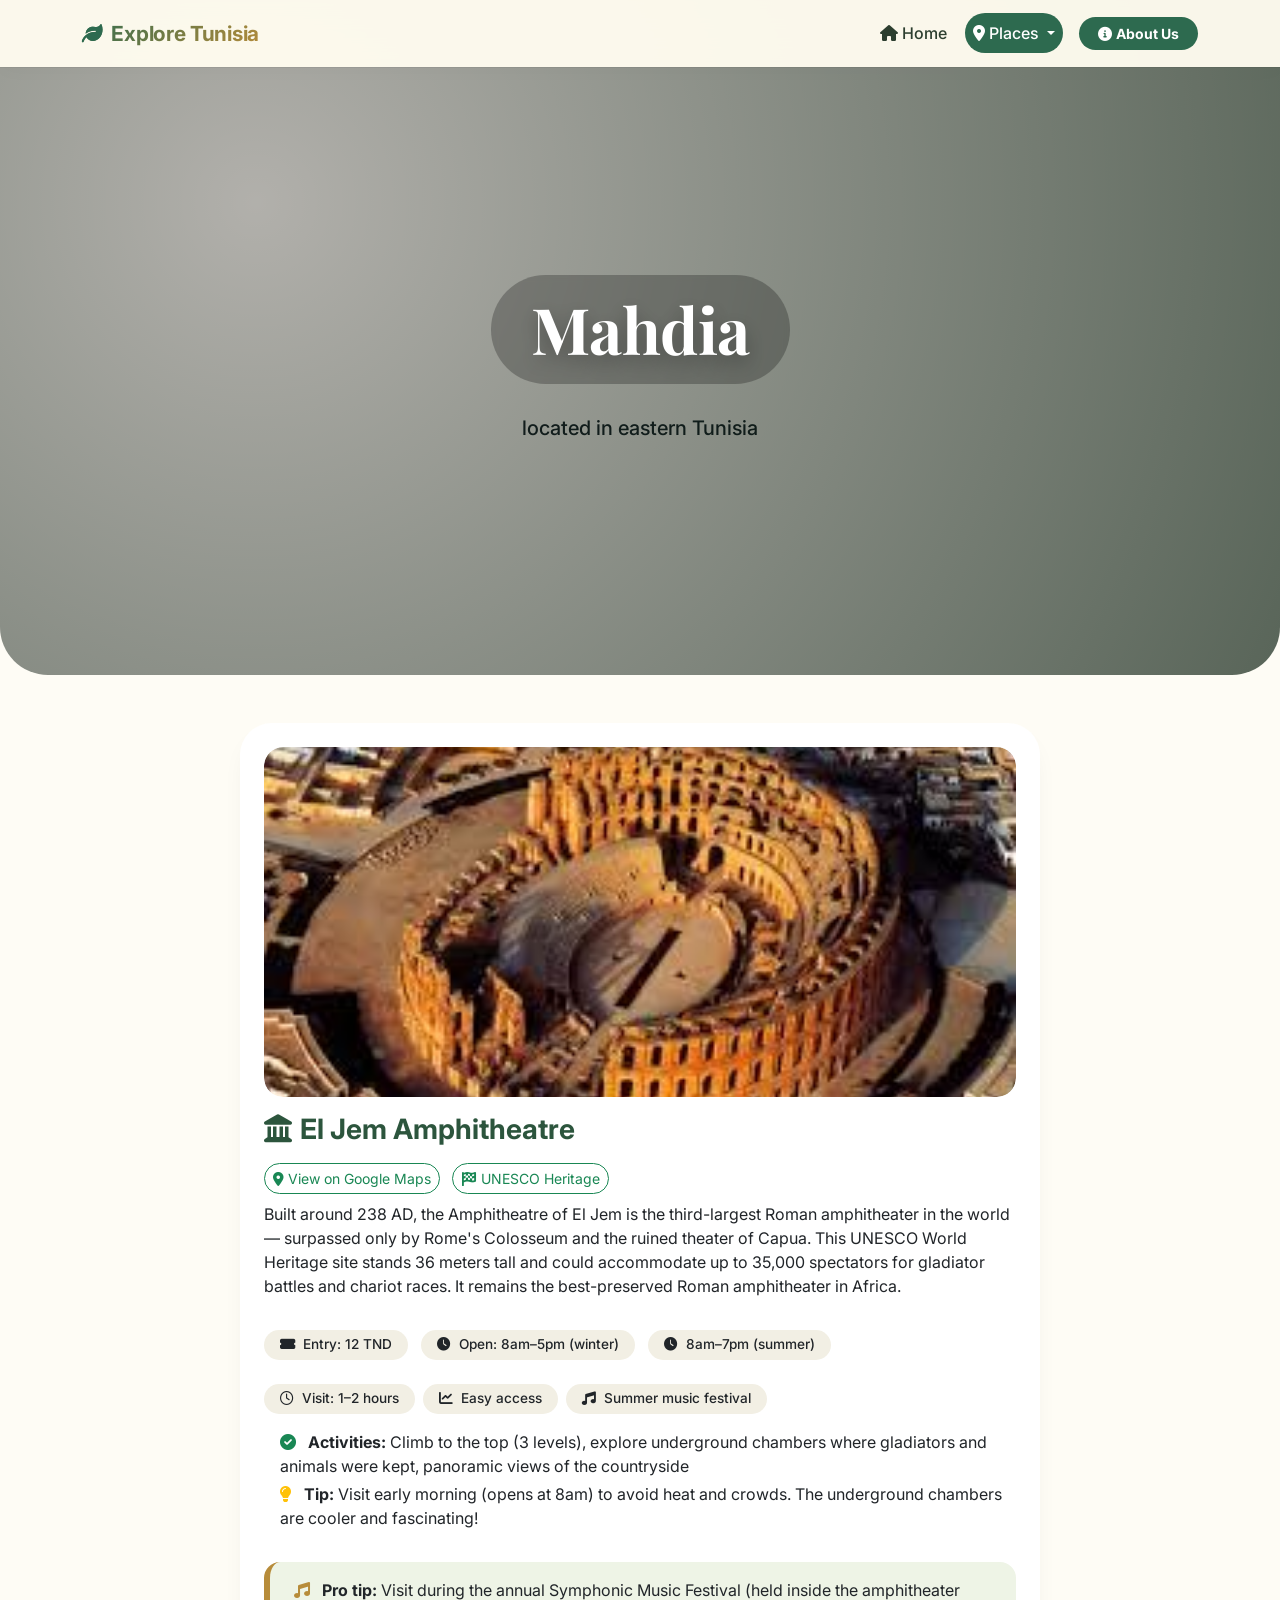
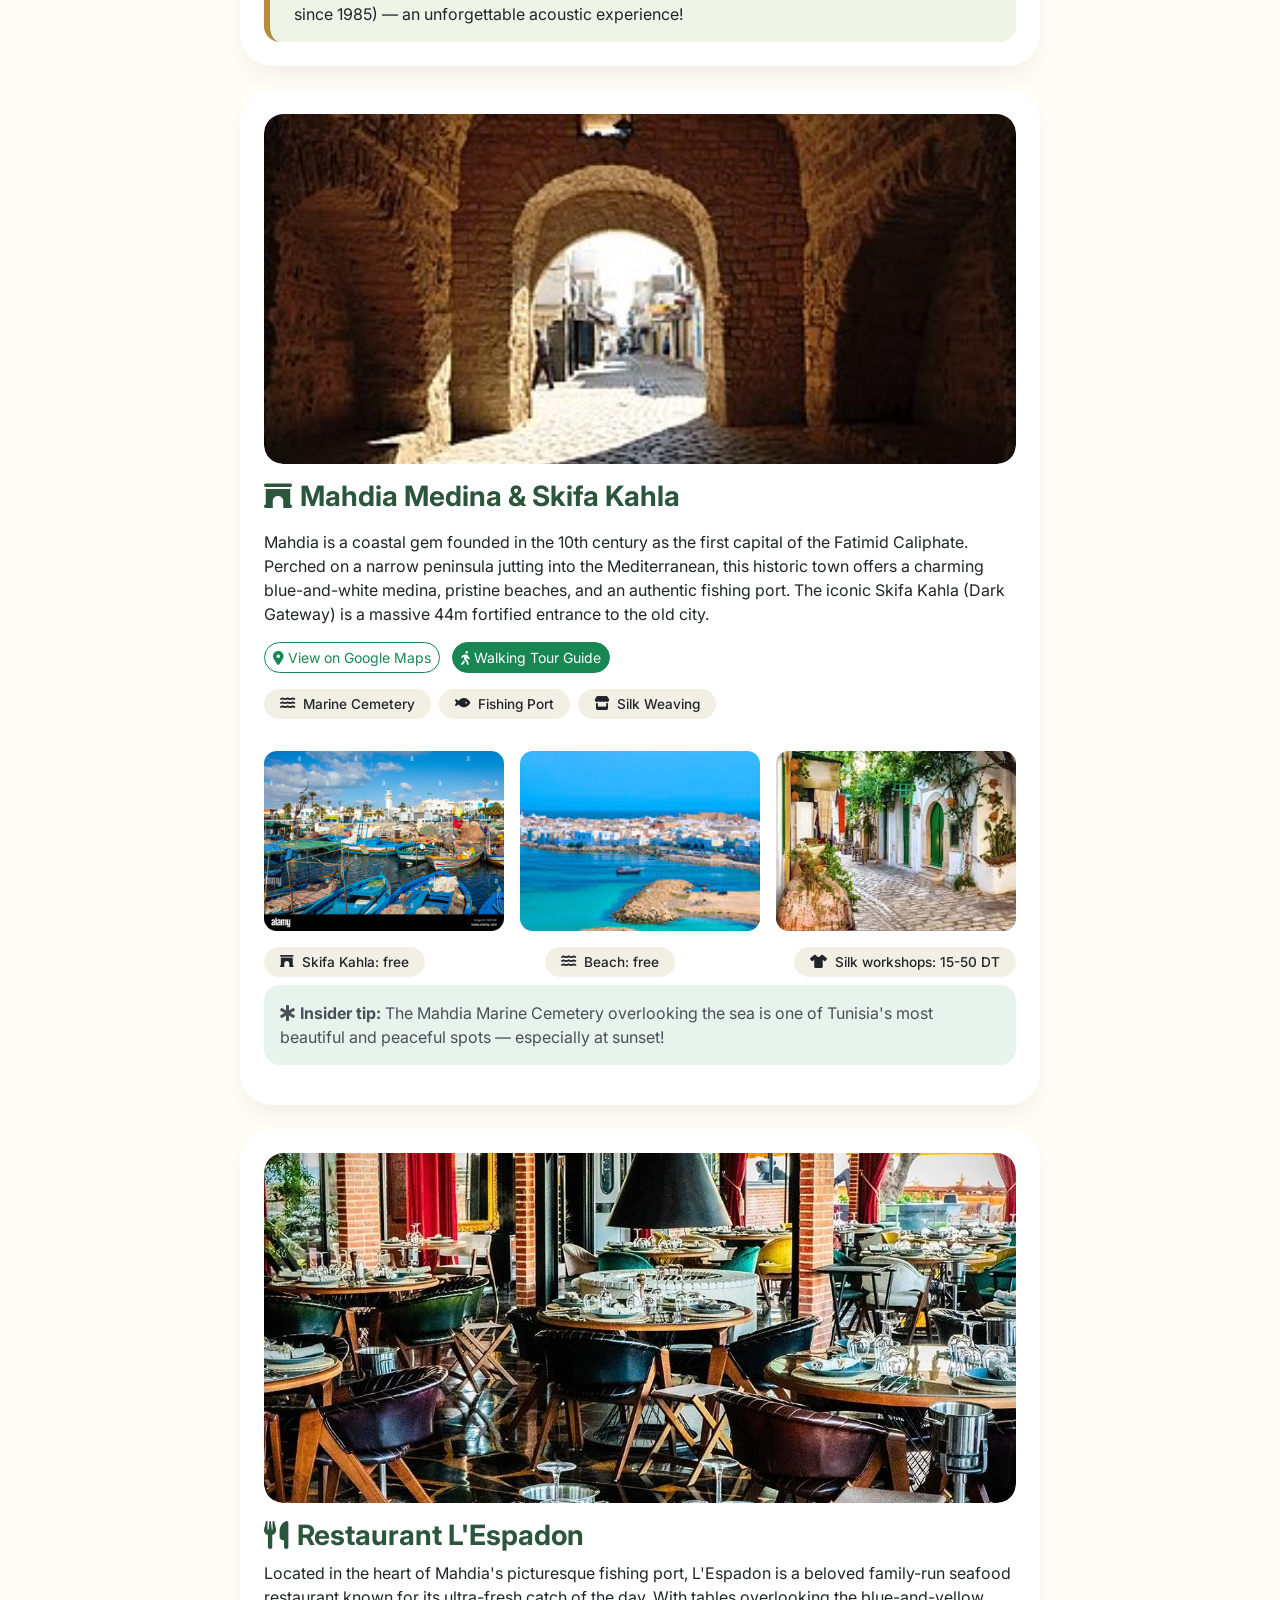
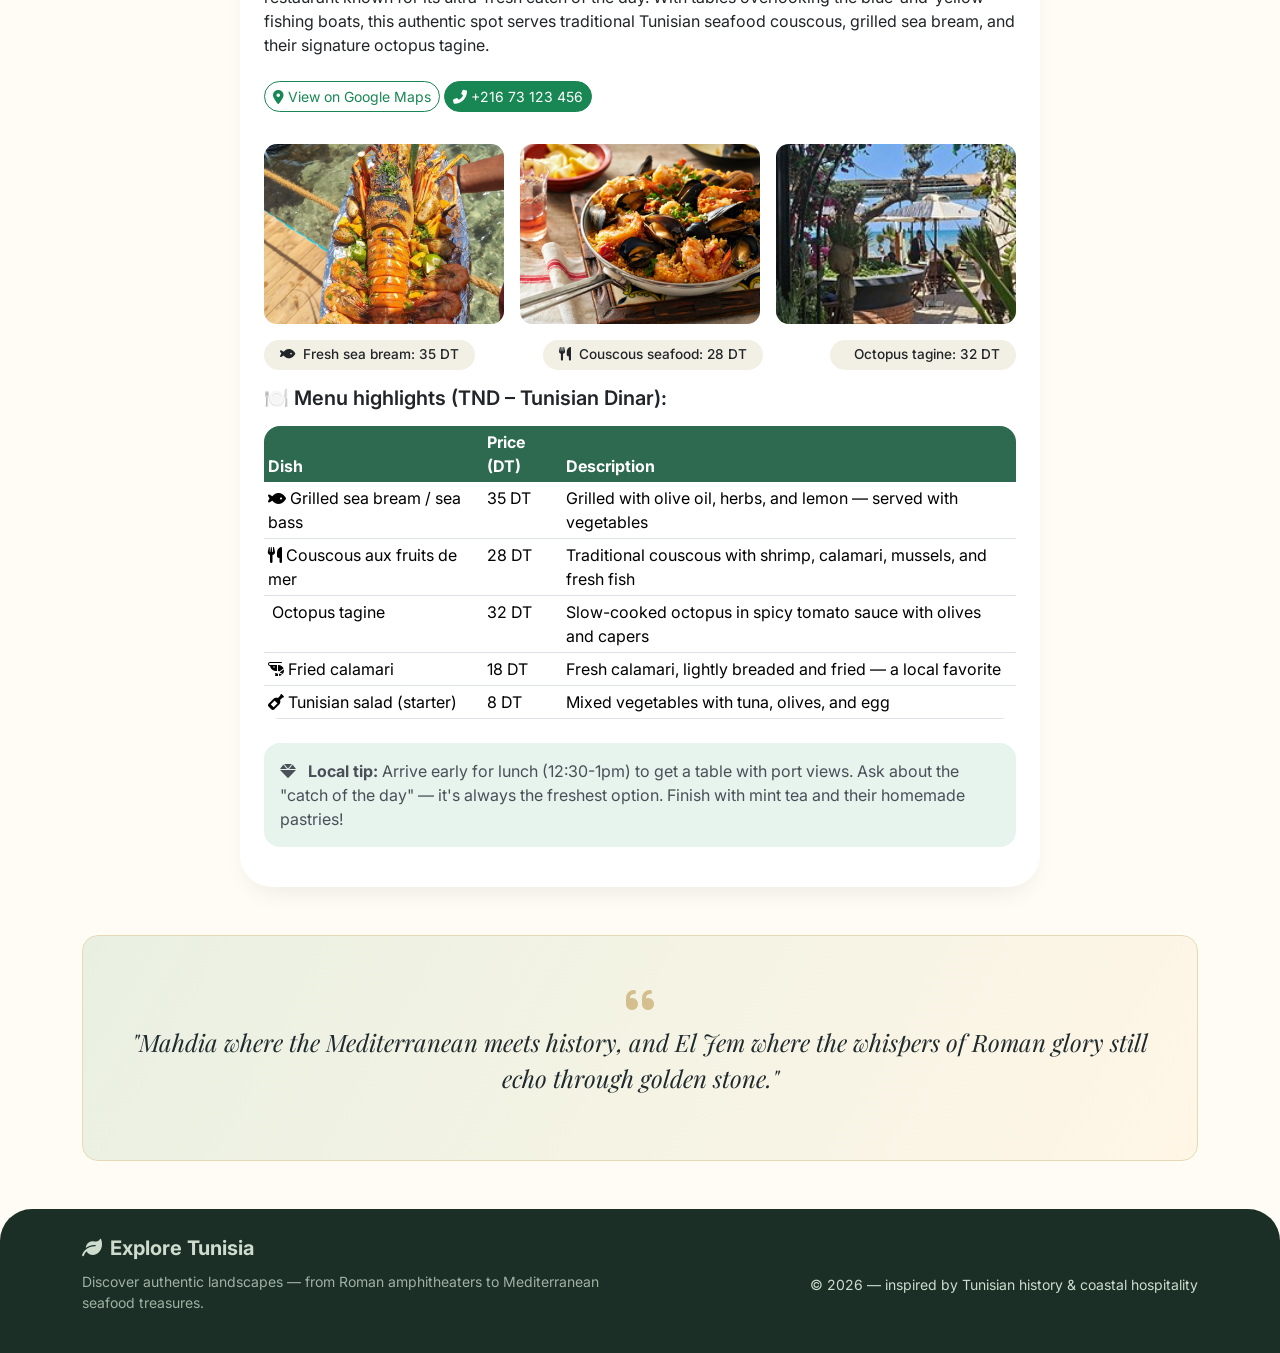
<file: mahdia.html>
<!DOCTYPE html>
<html lang="en">
<head>
    <meta charset="UTF-8">
    <meta name="viewport" content="width=device-width, initial-scale=1.0, viewport-fit=cover">
    <title>Mahdia | Pearl of the Sahel — Explore Tunisia</title>

    <!-- Bootstrap 5 CSS -->
    <link href="https://cdn.jsdelivr.net/npm/bootstrap@5.3.3/dist/css/bootstrap.min.css" rel="stylesheet">

    <!-- Google Fonts -->
    <link href="https://fonts.googleapis.com/css2?family=Inter:opsz,wght@14..32,300;14..32,400;14..32,500;14..32,600;14..32,700&family=Playfair+Display:wght@400;500;600;700&display=swap" rel="stylesheet">

    <!-- Font Awesome 6 -->
    <link rel="stylesheet" href="https://cdnjs.cloudflare.com/ajax/libs/font-awesome/6.0.0-beta3/css/all.min.css">

    <style>
        * {
            margin: 0;
            padding: 0;
            box-sizing: border-box;
        }

        body {
            font-family: 'Inter', sans-serif;
            background: #fefcf5;
            color: #1e2a2e;
            scroll-behavior: smooth;
        }

        /* Navbar */
        .navbar-custom {
            background: rgba(255, 252, 240, 0.96);
            backdrop-filter: blur(12px);
            box-shadow: 0 4px 20px rgba(0, 0, 0, 0.02), 0 1px 0 rgba(0, 0, 0, 0.05);
            transition: all 0.3s ease;
            padding: 0.8rem 0;
        }

        .navbar-scrolled {
            background: rgba(255, 250, 240, 0.98);
            box-shadow: 0 10px 25px -5px rgba(0, 0, 0, 0.08);
            padding: 0.5rem 0;
        }

        .navbar-brand {
            font-size: 1.6rem;
            letter-spacing: -0.3px;
            background: linear-gradient(135deg, #2d6a4f, #b78c3a);
            background-clip: text;
            -webkit-background-clip: text;
            color: transparent;
            font-weight: 700;
        }

        .navbar-nav .nav-link {
            font-weight: 500;
            color: #2c3e2f;
            margin: 0 0.2rem;
            transition: 0.2s;
            border-radius: 30px;
            padding: 0.5rem 1rem;
        }

        .navbar-nav .nav-link:hover {
            background: #e9ece0;
            color: #1b4d2e;
        }

        .navbar-nav .nav-link.active {
            background: #2d6a4f;
            color: white !important;
        }

        .dropdown-menu {
            background: rgba(255, 252, 240, 0.98);
            backdrop-filter: blur(8px);
            border-radius: 1rem;
            border: none;
            box-shadow: 0 10px 25px -5px rgba(0, 0, 0, 0.1);
        }

        .dropdown-item {
            border-radius: 0.5rem;
            padding: 0.5rem 1.2rem;
            color: #2c3e2f;
        }

        .dropdown-item:hover {
            background: #2d6a4f;
            color: white;
        }

        .btn-about {
            background: #2d6a4f;
            color: white;
            border: none;
            border-radius: 40px;
            padding: 0.4rem 1.2rem;
            font-weight: 600;
            transition: all 0.2s;
        }

        .btn-about:hover {
            background: #1b4e3a;
            transform: translateY(-2px);
            box-shadow: 0 6px 14px rgba(45, 106, 79, 0.25);
            color: white;
        }

        /* Hero Section */
        .hero {
            position: relative;
            min-height: 75vh;
            background: linear-gradient(107deg, #1f3b2c 0%, #2b5a42 100%);
            background-image: url('https://t3.ftcdn.net/jpg/01/77/25/16/360_F_177251677_ETD0mS3P9TJU0S4TkUPgSgbEGwn6WBTb.jpg');
            background-size: cover;
            background-position: center 35%;
            background-blend-mode: overlay;
            display: flex;
            align-items: center;
            justify-content: center;
            text-align: center;
            margin-top: 0;
            border-radius: 0 0 3rem 3rem;
            overflow: hidden;
        }

        .hero::before {
            content: "";
            position: absolute;
            inset: 0;
            background: radial-gradient(circle at 20% 30%, rgba(0,0,0,0.3), rgba(0,20,5,0.65));
            z-index: 1;
        }

        .hero h1 {
            position: relative;
            z-index: 2;
            font-family: 'Playfair Display', serif;
            font-size: 4rem;
            font-weight: 700;
            color: white;
            text-shadow: 0 8px 20px rgba(0,0,0,0.3);
            letter-spacing: -0.5px;
            backdrop-filter: blur(3px);
            background: rgba(0,0,0,0.25);
            display: inline-block;
            padding: 1rem 2.5rem;
            border-radius: 60px;
            animation: fadeUp 1s ease;
        }

        @keyframes fadeUp {
            0% { opacity: 0; transform: translateY(30px); }
            100% { opacity: 1; transform: translateY(0); }
        }

        /* Card Styling - Smaller width, centered */
        .cards-container {
            max-width: 800px;
            margin: 0 auto;
        }

        .custom-card {
            background: #ffffff;
            border: none;
            border-radius: 2rem;
            transition: all 0.25s ease;
            box-shadow: 0 12px 28px -12px rgba(0, 0, 0, 0.1);
            overflow: hidden;
        }

        .custom-card:hover {
            transform: translateY(-6px);
            box-shadow: 0 25px 35px -16px rgba(0, 0, 0, 0.2);
        }

        /* Full width images inside cards */
        .place-img {
            width: 100%;
            border-radius: 1.2rem;
            object-fit: cover;
            height: 350px;
        }

        .img-hover-zoom {
            overflow: hidden;
            border-radius: 1.2rem;
            width: 100%;
        }

        .img-hover-zoom img {
            transition: transform 0.4s ease;
            width: 100%;
            display: block;
        }

        .img-hover-zoom:hover img {
            transform: scale(1.03);
        }

        .gallery-img {
            width: 100%;
            height: 180px;
            object-fit: cover;
            border-radius: 0.8rem;
        }

        .pro-tip {
            background: #eef4e6;
            border-left: 6px solid #b78c3a;
            border-radius: 1rem;
            padding: 1rem 1.5rem;
            margin-top: 0.8rem;
        }

        .info-grid {
            display: flex;
            flex-wrap: wrap;
            gap: 0.8rem;
            margin: 1rem 0;
        }

        .info-chip {
            background: #f2efe4;
            border-radius: 40px;
            padding: 0.3rem 1rem;
            font-size: 0.85rem;
            font-weight: 500;
            display: inline-flex;
            align-items: center;
            gap: 0.5rem;
        }

        .table-custom {
            background: #fef9ef;
            border-radius: 1rem;
            overflow: hidden;
        }

        .table-custom th {
            background: #2d6a4f;
            color: white;
            border: none;
        }

        footer {
            background: #1b2f26;
            color: #cddccd;
            border-radius: 2rem 2rem 0 0;
            margin-top: 3rem;
        }

        @media (max-width: 768px) {
            .hero h1 {
                font-size: 2.2rem;
                padding: 0.8rem 1.5rem;
            }
            .hero {
                min-height: 55vh;
            }
            .place-img {
                height: 200px;
            }
            .cards-container {
                padding: 0 15px;
            }
            .gallery-img {
                height: 140px;
            }
        }
    </style>
</head>
<body>

<!-- NAVBAR with Mahdia active -->
<nav class="navbar navbar-expand-lg navbar-custom fixed-top">
    <div class="container">
        <a class="navbar-brand fw-bold" href="index.html" style="font-size: 1.3rem;">
            <i class="fas fa-leaf me-1" style="color:#2d6a4f;"></i> Explore Tunisia</a>
        <button class="navbar-toggler" type="button" data-bs-toggle="collapse" data-bs-target="#navbarNav">
            <span class="navbar-toggler-icon"></span>
        </button>
        <div class="collapse navbar-collapse" id="navbarNav">
            <ul class="navbar-nav ms-auto align-items-center gap-1">
                <li class="nav-item">
                    <a class="nav-link" href="index.html"><i class="fas fa-home me-1"></i>Home</a>
                </li>
                <li class="nav-item dropdown">
                    <a class="nav-link dropdown-toggle active" href="#" role="button" data-bs-toggle="dropdown">
                        <i class="fas fa-map-marker-alt me-1"></i>Places
                    </a>
                    <ul class="dropdown-menu">
                        <li><a class="dropdown-item" href="zaghouan.html">Zaghouan</a></li>
                        <li><a class="dropdown-item" href="nabeul.html">Nabeul</a></li>
                        <li><a class="dropdown-item" href="bizerte.html">Bizerte</a></li>
                        <li><a class="dropdown-item" href="kebili.html">Kebili</a></li>
                        <li><a class="dropdown-item" href="mahdia.html">Mahdia</a></li>
                        <li><a class="dropdown-item" href="djerba.html">Djerba</a></li>
                    </ul>
                </li>
                <li class="nav-item ms-md-2">
                    <a class="btn btn-about btn-sm fw-bold" href="about_us.html"><i class="fas fa-info-circle me-1"></i>About Us</a>
                </li>
            </ul>
        </div>
    </div>
</nav>

<!-- HERO -->
<section class="hero mt-0 pt-5" style="flex-direction: column;">
    <h1>Mahdia</h1>
    <br>
    <h5>located in eastern Tunisia</h5>
</section>

<!-- MAIN CONTENT - Cards with smaller width, centered -->
<main class="container my-5">
    <div class="cards-container">
        <div class="d-flex flex-column gap-4">
            
            <!-- Card 1: El Jem Amphitheatre (Africa's Colosseum) -->
            <div class="w-100">
                <div class="card custom-card p-3 p-xl-4">
                    <div class="img-hover-zoom mb-3">
                        <img src="images/Mahdia2.jpeg" alt="El Jem Amphitheatre" class="place-img" onerror="this.src='https://placehold.co/800x500/e9e3d0/2d6a4f?text=El+Jem+Amphitheatre'">
                    </div>
                    <div class="d-flex justify-content-between align-items-center mb-2">
                        <h3 class="fw-bold" style="color:#2c553d;"><i class="fas fa-landmark me-2"></i>El Jem Amphitheatre</h3>
                    </div>
                    <div class="mb-2">
                        <a href="https://maps.google.com/?q=El+Jem+Amphitheatre+Tunisia" target="_blank" class="btn btn-outline-success btn-sm rounded-pill">
                            <i class="fas fa-map-marker-alt"></i> View on Google Maps
                        </a>
                        <a href="https://whc.unesco.org/en/list/38/" target="_blank" class="btn btn-outline-success btn-sm rounded-pill ms-2">
                            <i class="fas fa-flag-checkered"></i> UNESCO Heritage
                        </a>
                    </div>
                    <p>Built around 238 AD, the Amphitheatre of El Jem is the third-largest Roman amphitheater in the world — surpassed only by Rome's Colosseum and the ruined theater of Capua. This UNESCO World Heritage site stands 36 meters tall and could accommodate up to 35,000 spectators for gladiator battles and chariot races. It remains the best-preserved Roman amphitheater in Africa.</p>
                    <div class="info-grid">
                        <span class="info-chip"><i class="fas fa-ticket-alt"></i> Entry: 12 TND</span>
                        <span class="info-chip"><i class="fas fa-clock"></i> Open: 8am–5pm (winter)</span>
                        <span class="info-chip"><i class="fas fa-clock"></i> 8am–7pm (summer)</span>
                    </div>
                    <div class="d-flex flex-wrap gap-2 my-2">
                        <span class="info-chip"><i class="far fa-clock"></i> Visit: 1–2 hours</span>
                        <span class="info-chip"><i class="fas fa-chart-line"></i> Easy access</span>
                        <span class="info-chip"><i class="fas fa-music"></i> Summer music festival</span>
                    </div>
                    <ul class="mt-2 ps-3" style="list-style-type: none; padding-left: 0;">
                        <li class="mb-1"><i class="fas fa-check-circle text-success me-2"></i> <strong>Activities:</strong> Climb to the top (3 levels), explore underground chambers where gladiators and animals were kept, panoramic views of the countryside</li>
                        <li class="mb-1"><i class="fas fa-lightbulb text-warning me-2"></i> <strong>Tip:</strong> Visit early morning (opens at 8am) to avoid heat and crowds. The underground chambers are cooler and fascinating!</li>
                    </ul>
                    <div class="pro-tip">
                        <i class="fas fa-music me-2" style="color:#b78c3a;"></i>
                        <strong>Pro tip:</strong> Visit during the annual Symphonic Music Festival (held inside the amphitheater since 1985) — an unforgettable acoustic experience!
                    </div>
                </div>
            </div>

            <!-- Card 2: Mahdia Medina & Skifa Kahla -->
            <div class="w-100">
                <div class="card custom-card p-3 p-xl-4">
                    <div class="img-hover-zoom mb-3">
                        <img src="images/mahdia11.jpg.jpeg" alt="Skifa Kahla fortress Mahdia" class="place-img" onerror="this.src='https://placehold.co/800x500/ccd5ae/2d6a4f?text=Skifa+Kahla+Mahdia'">
                    </div>
                    <h3 class="fw-bold" style="color:#2c553d;"><i class="fas fa-archway me-2"></i>Mahdia Medina & Skifa Kahla</h3>
                    <p class="mt-2">Mahdia is a coastal gem founded in the 10th century as the first capital of the Fatimid Caliphate. Perched on a narrow peninsula jutting into the Mediterranean, this historic town offers a charming blue-and-white medina, pristine beaches, and an authentic fishing port. The iconic Skifa Kahla (Dark Gateway) is a massive 44m fortified entrance to the old city.</p>
                    <div class="mb-2">
                        <a href="https://maps.google.com/?q=Mahdia+Medina+Tunisia" target="_blank" class="btn btn-outline-success btn-sm rounded-pill">
                            <i class="fas fa-map-marker-alt"></i> View on Google Maps
                        </a>
                        <a href="#" target="_blank" class="btn btn-success btn-sm rounded-pill ms-2">
                            <i class="fas fa-walking"></i> Walking Tour Guide
                        </a>
                    </div>
                    <div class="d-flex flex-wrap gap-2 my-2">
                        <span class="info-chip"><i class="fas fa-water"></i> Marine Cemetery</span>
                        <span class="info-chip"><i class="fas fa-fish"></i> Fishing Port</span>
                        <span class="info-chip"><i class="fas fa-store"></i> Silk Weaving</span>
                    </div>
                    <div class="row g-3 mt-2">
                        <div class="col-12 col-md-4">
                            <img src="images/Mahdia12.jpeg" class="gallery-img" alt="Mahdia fishing port" onerror="this.src='https://placehold.co/400x300/e9e3d0/2d6a4f?text=Mahdia+Fishing+Port'">
                        </div>
                        <div class="col-12 col-md-4">
                            <img src="images/Mahdia6.jpeg" class="gallery-img" alt="Mahdia marine cemetery" onerror="this.src='https://placehold.co/400x300/e9e3d0/2d6a4f?text=Marine+Cemetery'">
                        </div>
                        <div class="col-12 col-md-4">
                            <img src="images/Mahdia13.jpeg" class="gallery-img" alt="Mahdia blue and white medina" onerror="this.src='https://placehold.co/400x300/e9e3d0/2d6a4f?text=Mahdia+Medina'">
                        </div>
                    </div>
                    <div class="mt-3">
                        <div class="d-flex justify-content-between flex-wrap">
                            <span class="info-chip"><i class="fas fa-archway"></i> Skifa Kahla: free</span>
                            <span class="info-chip"><i class="fas fa-water"></i> Beach: free</span>
                            <span class="info-chip"><i class="fas fa-tshirt"></i> Silk workshops: 15-50 DT</span>
                        </div>
                        <div class="alert alert-light border-0 bg-success bg-opacity-10 rounded-4 mt-2">
                            <i class="fas fa-star-of-life"></i> <strong>Insider tip:</strong> The Mahdia Marine Cemetery overlooking the sea is one of Tunisia's most beautiful and peaceful spots — especially at sunset!
                        </div>
                    </div>
                </div>
            </div>

            <!-- Card 3: Restaurant L'Espadon (Seafood by the Port) -->
            <div class="w-100">
                <div class="card custom-card p-3 p-xl-4">
                    <div class="img-hover-zoom mb-3">
                        <img src="images/18.jpeg" alt="Restaurant L'Espadon Mahdia" class="place-img" onerror="this.src='https://placehold.co/800x500/d4c9a3/2d6a4f?text=Restaurant+L%27Espadon'">
                    </div>
                    <h3 class="fw-bold" style="color:#2c553d;"><i class="fas fa-utensils me-2"></i>Restaurant L'Espadon</h3>
                    <p>Located in the heart of Mahdia's picturesque fishing port, L'Espadon is a beloved family-run seafood restaurant known for its ultra-fresh catch of the day. With tables overlooking the blue-and-yellow fishing boats, this authentic spot serves traditional Tunisian seafood couscous, grilled sea bream, and their signature octopus tagine.</p>
                    <div class="mt-2 mb-2">
                        <a href="https://maps.google.com/?q=Mahdia+Port+Tunisia" target="_blank" class="btn btn-outline-success btn-sm rounded-pill">
                            <i class="fas fa-map-marker-alt"></i> View on Google Maps
                        </a>
                        <a href="#" class="btn btn-success btn-sm rounded-pill">
                            <i class="fas fa-phone-alt"></i> +216 73 123 456
                        </a>
                    </div>
                    <div class="row g-3 mt-2">
                        <div class="col-12 col-md-4">
                            <img src="images/Mahdia3.jpg.jpeg" class="gallery-img" alt="Grilled fresh fish" onerror="this.src='https://placehold.co/400x300/e9e3d0/2d6a4f?text=Grilled+Fish'">
                        </div>
                        <div class="col-12 col-md-4">
                            <img src="images/16.jpeg" class="gallery-img" alt="Seafood couscous" onerror="this.src='https://placehold.co/400x300/e9e3d0/2d6a4f?text=Seafood+Couscous'">
                        </div>
                        <div class="col-12 col-md-4">
                            <img src="images/Mahdia15.jpeg" class="gallery-img" alt="Port view from restaurant" onerror="this.src='https://placehold.co/400x300/e9e3d0/2d6a4f?text=Port+View'">
                        </div>
                    </div>
                    <div class="mt-3">
                        <div class="d-flex justify-content-between flex-wrap">
                            <span class="info-chip"><i class="fas fa-fish"></i> Fresh sea bream: 35 DT</span>
                            <span class="info-chip"><i class="fas fa-utensils"></i> Couscous seafood: 28 DT</span>
                            <span class="info-chip"><i class="fas fa-drumstick"></i> Octopus tagine: 32 DT</span>
                        </div>
                        <h5 class="mt-3 fw-semibold">🍽️ Menu highlights (TND – Tunisian Dinar):</h5>
                        <div class="table-responsive">
                            <table class="table table-custom table-sm mt-2">
                                <thead>
                                    <tr><th>Dish</th><th>Price (DT)</th><th>Description</th></tr>
                                </thead>
                                <tbody>
                                    <tr>
                                        <td><i class="fas fa-fish"></i> Grilled sea bream / sea bass</td>
                                        <td>35 DT</td>
                                        <td>Grilled with olive oil, herbs, and lemon — served with vegetables</td>
                                    </tr>
                                    <tr>
                                        <td><i class="fas fa-utensils"></i> Couscous aux fruits de mer</td>
                                        <td>28 DT</td>
                                        <td>Traditional couscous with shrimp, calamari, mussels, and fresh fish</td>
                                    </tr>
                                    <tr>
                                        <td><i class="fas fa-drumstick"></i> Octopus tagine</td>
                                        <td>32 DT</td>
                                        <td>Slow-cooked octopus in spicy tomato sauce with olives and capers</td>
                                    </tr>
                                    <tr>
                                        <td><i class="fas fa-shrimp"></i> Fried calamari</td>
                                        <td>18 DT</td>
                                        <td>Fresh calamari, lightly breaded and fried — a local favorite</td>
                                    </tr>
                                    <tr>
                                        <td><i class="fas fa-wine-bottle"></i> Tunisian salad (starter)</td>
                                        <td>8 DT</td>
                                        <td>Mixed vegetables with tuna, olives, and egg</td>
                                    </tr>
                                </tbody>
                            </table>
                        </div>
                        <div class="alert alert-light border-0 bg-success bg-opacity-10 rounded-4 mt-2">
                            <i class="fas fa-gem me-2"></i> <strong>Local tip:</strong> Arrive early for lunch (12:30-1pm) to get a table with port views. Ask about the "catch of the day" — it's always the freshest option. Finish with mint tea and their homemade pastries!
                        </div>
                    </div>
                </div>
            </div>
        </div>
    </div>

    <!-- QUOTE SECTION -->
    <div class="row mt-5">
        <div class="col-12 text-center">
            <div class="p-4 p-md-5 rounded-4" style="background: linear-gradient(120deg, #e9f0e2, #fff6e6); border: 1px solid #e6dbb5;">
                <i class="fas fa-quote-left fa-2x opacity-50 mb-2" style="color:#b78c3a;"></i>
                <p class="fs-4 fst-italic font-serif" style="font-family: 'Playfair Display';">"Mahdia where the Mediterranean meets history, and El Jem where the whispers of Roman glory still echo through golden stone."</p>
            </div>
        </div>
    </div>
</main>

<!-- FOOTER -->
<footer class="container-fluid py-4 mt-5">
    <div class="container">
        <div class="row align-items-center">
            <div class="col-md-6">
                <span class="fw-bold fs-5"><i class="fas fa-leaf me-2"></i>Explore Tunisia</span>
                <p class="small mt-2 opacity-75">Discover authentic landscapes — from Roman amphitheaters to Mediterranean seafood treasures.</p>
            </div>
            <div class="col-md-6 text-md-end">
                <p class="small mt-2 mb-0">© 2026 — inspired by Tunisian history & coastal hospitality</p>
            </div>
        </div>
    </div>
</footer>

<!-- Bootstrap JS -->
<script src="https://cdn.jsdelivr.net/npm/bootstrap@5.3.3/dist/js/bootstrap.bundle.min.js"></script>

<!-- Scroll effect script -->
<script>
    window.addEventListener("scroll", function() {
        const navbar = document.querySelector(".navbar-custom");
        if (navbar) {
            if (window.scrollY > 50) {
                navbar.classList.add("navbar-scrolled");
            } else {
                navbar.classList.remove("navbar-scrolled");
            }
        }
    });

    // Image fallback for missing images
    document.querySelectorAll('img').forEach(img => {
        img.addEventListener('error', function(e) {
            if(!this.src.includes('placehold')) {
                this.src = 'https://placehold.co/800x500/e9dfc7/2d6a4f?text=Mahdia+Scene';
            }
        });
    });
</script>
</body>
</html>
</file>
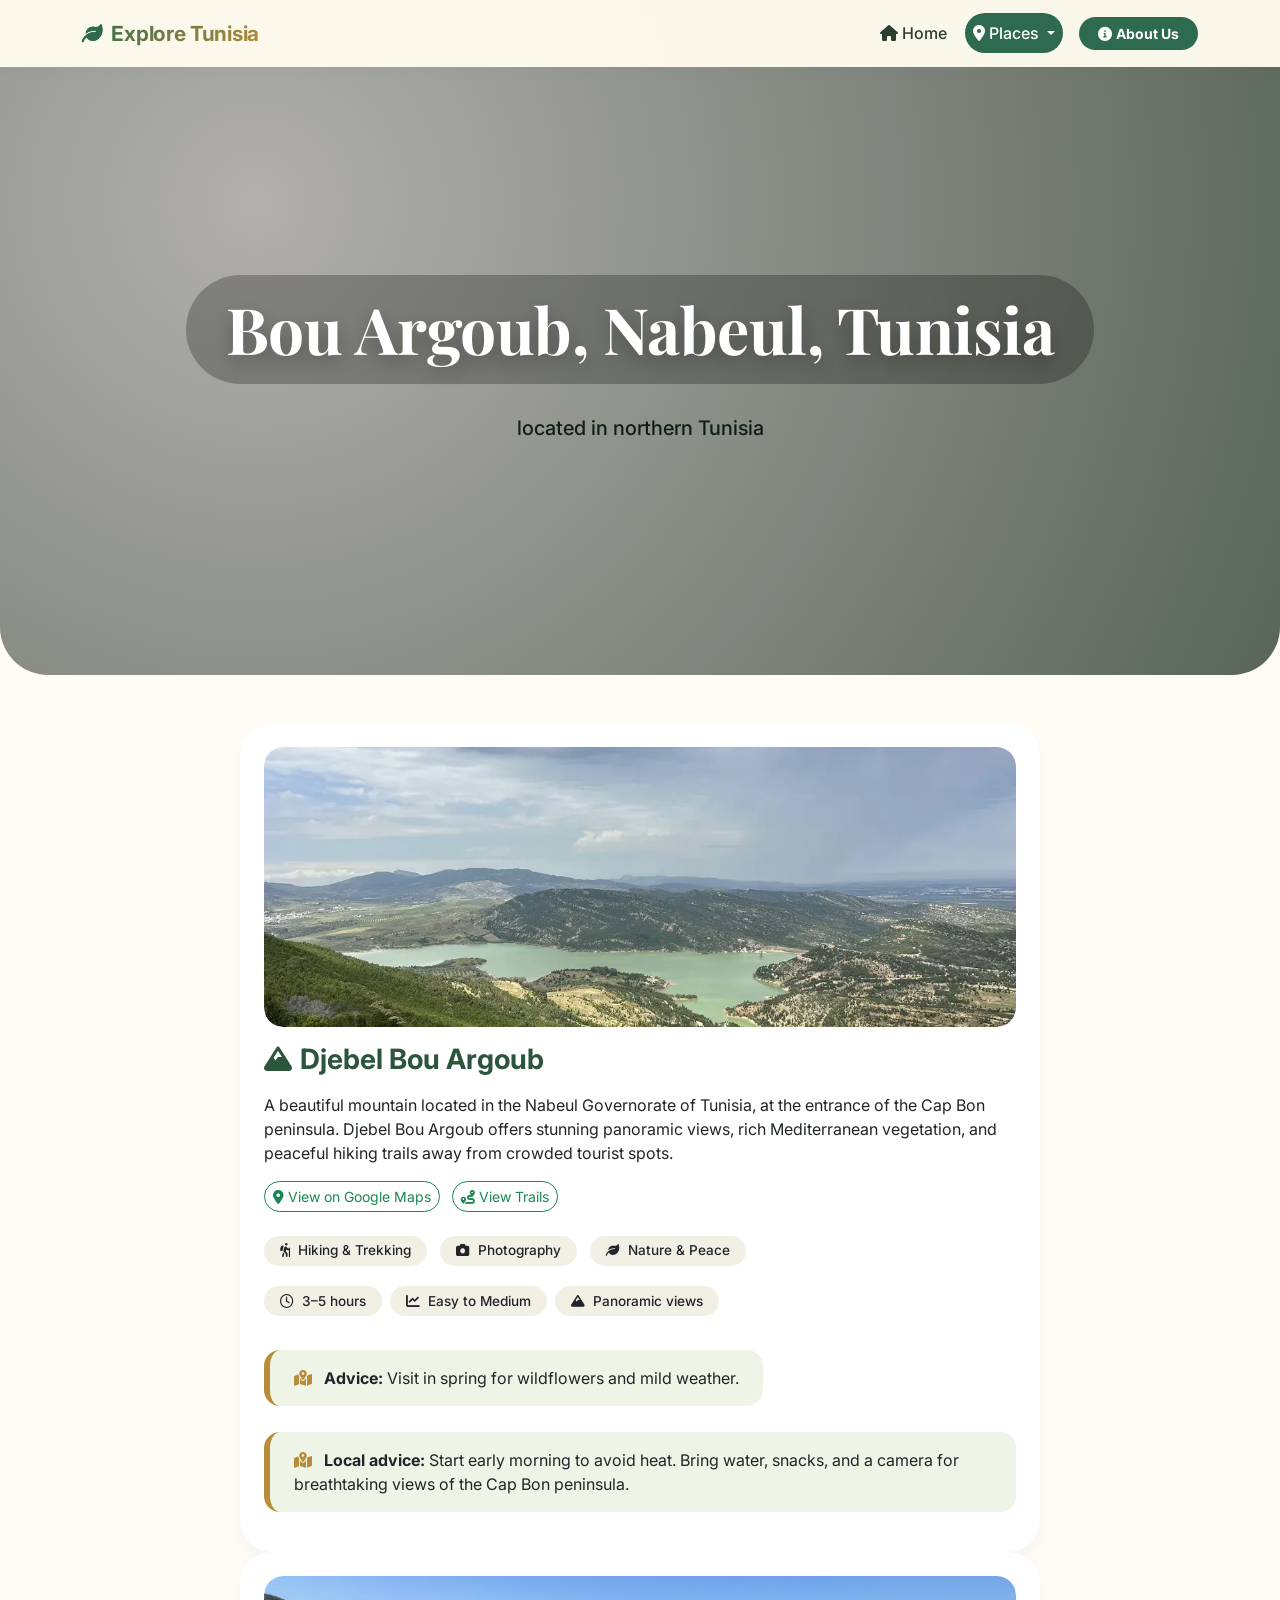
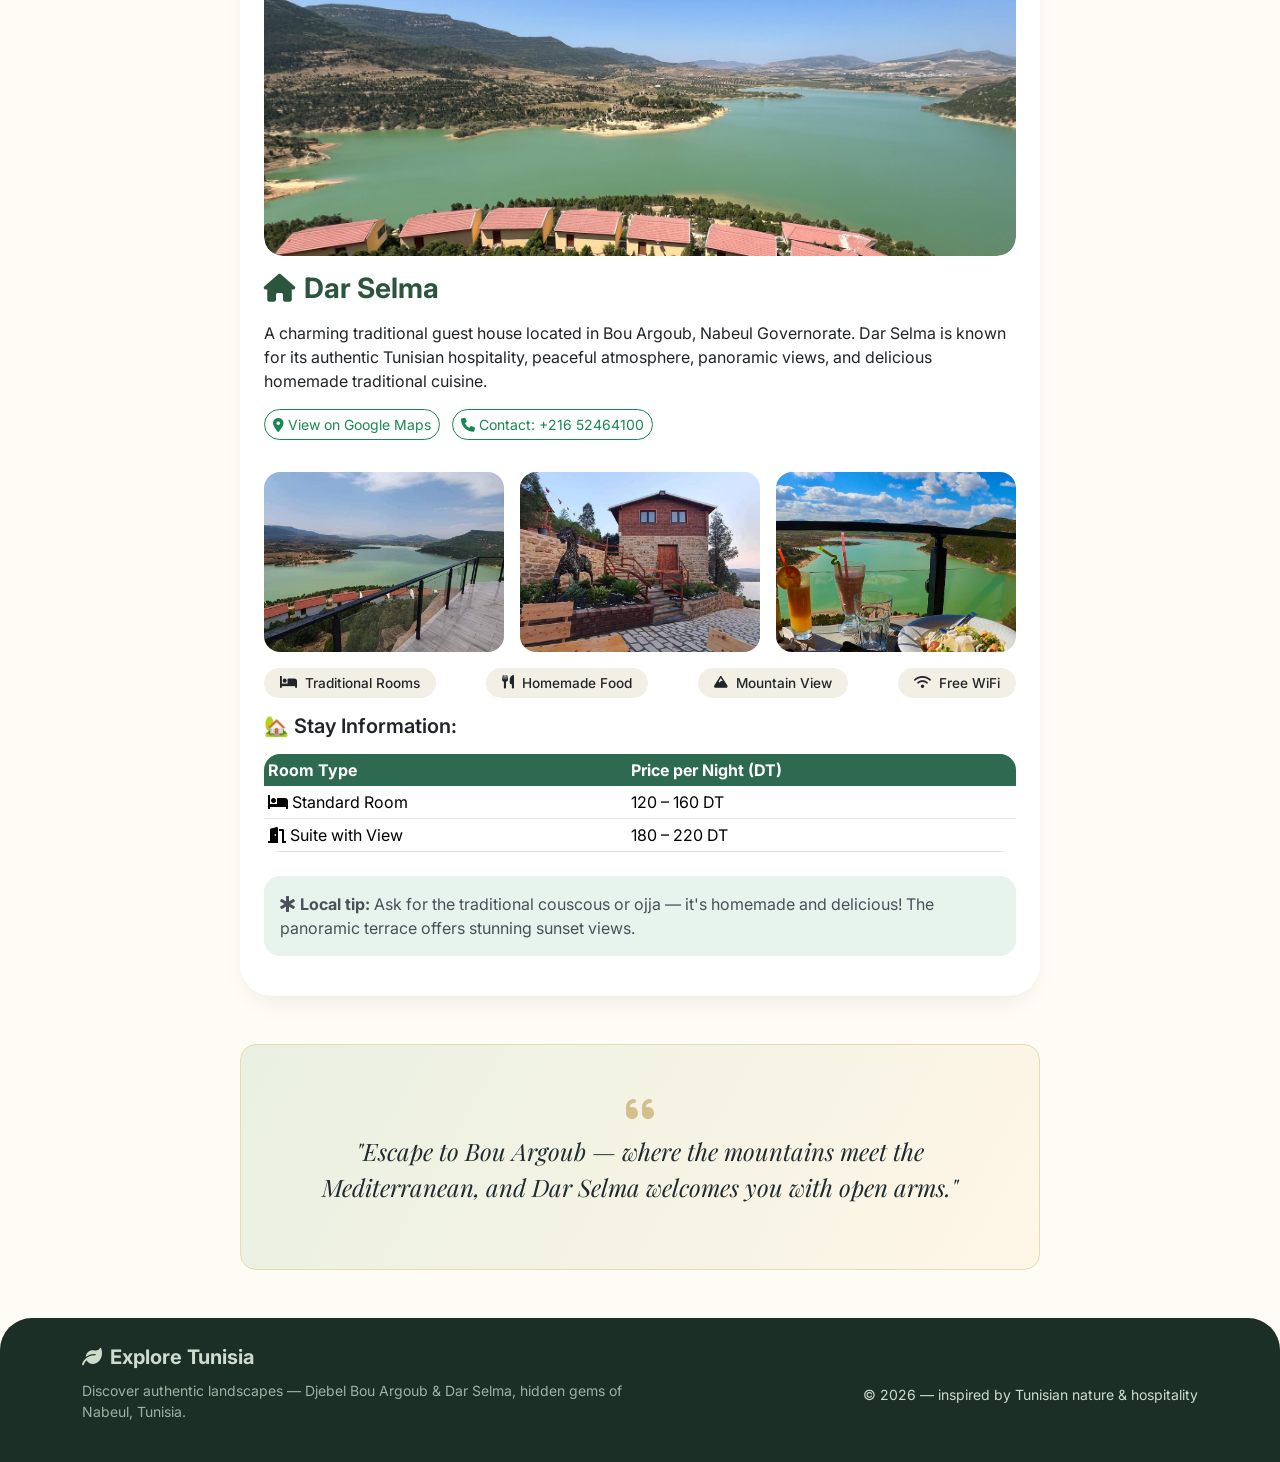
<file: nabeul.html>
<!DOCTYPE html>
<html lang="en">
<head>
    <meta charset="UTF-8">
    <meta name="viewport" content="width=device-width, initial-scale=1.0, viewport-fit=cover">
    <title>Djebel Bou Argoub & Dar Selma — Nabeul, Tunisia</title>

    <!-- Bootstrap 5 CSS -->
    <link href="https://cdn.jsdelivr.net/npm/bootstrap@5.3.3/dist/css/bootstrap.min.css" rel="stylesheet">

    <!-- Google Fonts -->
    <link href="https://fonts.googleapis.com/css2?family=Inter:opsz,wght@14..32,300;400;500;600;700&family=Playfair+Display:wght@400;500;600;700&display=swap" rel="stylesheet">

    <!-- Font Awesome 6 -->
    <link rel="stylesheet" href="https://cdnjs.cloudflare.com/ajax/libs/font-awesome/6.0.0-beta3/css/all.min.css">

    <style>
        * {
            margin: 0;
            padding: 0;
            box-sizing: border-box;
        }

        body {
            font-family: 'Inter', sans-serif;
            background: #fefcf5;
            color: #1e2a2e;
            scroll-behavior: smooth;
        }

        .navbar-custom {
            background: rgba(255, 252, 240, 0.96);
            backdrop-filter: blur(12px);
            box-shadow: 0 4px 20px rgba(0, 0, 0, 0.02);
            transition: all 0.3s ease;
            padding: 0.8rem 0;
        }

        .navbar-scrolled {
            background: rgba(255, 250, 240, 0.98);
            box-shadow: 0 10px 25px -5px rgba(0, 0, 0, 0.08);
            padding: 0.5rem 0;
        }

        .navbar-brand {
            font-size: 1.6rem;
            letter-spacing: -0.3px;
            background: linear-gradient(135deg, #2d6a4f, #b78c3a);
            background-clip: text;
            -webkit-background-clip: text;
            color: transparent;
            font-weight: 700;
        }

        .navbar-nav .nav-link {
            font-weight: 500;
            color: #2c3e2f;
            margin: 0 0.2rem;
            transition: 0.2s;
            border-radius: 30px;
            padding: 0.5rem 1rem;
        }

        .navbar-nav .nav-link:hover {
            background: #e9ece0;
            color: #1b4d2e;
        }

        .navbar-nav .nav-link.active {
            background: #2d6a4f;
            color: white !important;
        }

        .dropdown-menu {
            background: rgba(255, 252, 240, 0.98);
            backdrop-filter: blur(8px);
            border-radius: 1rem;
            border: none;
            box-shadow: 0 10px 25px -5px rgba(0, 0, 0, 0.1);
        }

        .dropdown-item {
            border-radius: 0.5rem;
            padding: 0.5rem 1.2rem;
            color: #2c3e2f;
        }

        .dropdown-item:hover {
            background: #2d6a4f;
            color: white;
        }

        .btn-about {
            background: #2d6a4f;
            color: white;
            border: none;
            border-radius: 40px;
            padding: 0.4rem 1.2rem;
            font-weight: 600;
            transition: all 0.2s;
        }

        .btn-about:hover {
            background: #1b4e3a;
            transform: translateY(-2px);
            box-shadow: 0 6px 14px rgba(45, 106, 79, 0.25);
            color: white;
        }

        .hero {
            position: relative;
            min-height: 75vh;
            background: linear-gradient(107deg, #1f3b2c 0%, #2b5a42 100%);
            background-image: url('https://img.freepik.com/vecteurs-libre/banniere-coloree-fond-vert_677411-4085.jpg?semt=ais_hybrid&w=740&q=80');
            background-position: center 35%;
            background-blend-mode: overlay;
            display: flex;
            align-items: center;
            justify-content: center;
            text-align: center;
            margin-top: 0;
            border-radius: 0 0 3rem 3rem;
            overflow: hidden;
            flex-direction: column;
        }

        .hero::before {
            content: "";
            position: absolute;
            inset: 0;
            background: radial-gradient(circle at 20% 30%, rgba(0,0,0,0.3), rgba(0,20,5,0.65));
            z-index: 1;
        }

        .hero h1 {
            position: relative;
            z-index: 2;
            font-family: 'Playfair Display', serif;
            font-size: 4rem;
            font-weight: 700;
            color: white;
            text-shadow: 0 8px 20px rgba(0,0,0,0.3);
            letter-spacing: -0.5px;
            backdrop-filter: blur(3px);
            background: rgba(0,0,0,0.25);
            display: inline-block;
            padding: 1rem 2.5rem;
            border-radius: 60px;
            animation: fadeUp 1s ease;
        }

        @keyframes fadeUp {
            0% { opacity: 0; transform: translateY(30px); }
            100% { opacity: 1; transform: translateY(0); }
        }

        .cards-container {
            max-width: 800px;
            margin: 0 auto;
        }

        .custom-card {
            background: #ffffff;
            border: none;
            border-radius: 2rem;
            transition: all 0.25s ease;
            box-shadow: 0 12px 28px -12px rgba(0, 0, 0, 0.1);
            overflow: hidden;
        }

        .custom-card:hover {
            transform: translateY(-6px);
            box-shadow: 0 25px 35px -16px rgba(0, 0, 0, 0.2);
        }

        .place-img {
            width: 100%;
            border-radius: 1.2rem;
            object-fit: cover;
            height: 280px;
        }

        .img-hover-zoom {
            overflow: hidden;
            border-radius: 1.2rem;
            width: 100%;
        }

        .img-hover-zoom img {
            transition: transform 0.4s ease;
            width: 100%;
            display: block;
        }

        .img-hover-zoom:hover img {
            transform: scale(1.03);
        }

        .gallery-img {
            width: 100%;
            height: 180px;
            object-fit: cover;
            border-radius: 1rem;
        }

        .pro-tip {
            background: #eef4e6;
            border-left: 6px solid #b78c3a;
            border-radius: 1rem;
            padding: 1rem 1.5rem;
            margin-top: 0.8rem;
        }

        .badge-location {
            background: #2d6a4f20;
            color: #1b4e2d;
            border-radius: 50px;
            padding: 5px 12px;
            font-size: 0.8rem;
            font-weight: 500;
        }

        .info-grid {
            display: flex;
            flex-wrap: wrap;
            gap: 0.8rem;
            margin: 1rem 0;
        }

        .info-chip {
            background: #f2efe4;
            border-radius: 40px;
            padding: 0.3rem 1rem;
            font-size: 0.85rem;
            font-weight: 500;
            display: inline-flex;
            align-items: center;
            gap: 0.5rem;
        }

        .table-custom {
            background: #fef9ef;
            border-radius: 1rem;
            overflow: hidden;
        }

        .table-custom th {
            background: #2d6a4f;
            color: white;
            border: none;
        }

        footer {
            background: #1b2f26;
            color: #cddccd;
            border-radius: 2rem 2rem 0 0;
            margin-top: 3rem;
        }

        @media (max-width: 768px) {
            .hero h1 {
                font-size: 2.2rem;
                padding: 0.8rem 1.5rem;
            }
            .hero {
                min-height: 55vh;
            }
            .place-img {
                height: 200px;
            }
            .gallery-img {
                height: 140px;
            }
            .cards-container {
                padding: 0 15px;
            }
        }
    </style>
</head>
<body>

<!-- NAVBAR -->
<nav class="navbar navbar-expand-lg navbar-custom fixed-top">
    <div class="container">
        <a class="navbar-brand fw-bold" href="index.html" style="font-size: 1.3rem;">
            <i class="fas fa-leaf me-1" style="color:#2d6a4f;"></i> Explore Tunisia</a>
        <button class="navbar-toggler" type="button" data-bs-toggle="collapse" data-bs-target="#navbarNav">
            <span class="navbar-toggler-icon"></span>
        </button>
        <div class="collapse navbar-collapse" id="navbarNav">
            <ul class="navbar-nav ms-auto align-items-center gap-1">
                <li class="nav-item">
                    <a class="nav-link" href="index.html"><i class="fas fa-home me-1"></i>Home</a>
                </li>
                <li class="nav-item dropdown">
                    <a class="nav-link dropdown-toggle active" href="#" role="button" data-bs-toggle="dropdown">
                        <i class="fas fa-map-marker-alt me-1"></i>Places
                    </a>
                    <ul class="dropdown-menu">
                        <li><a class="dropdown-item" href="zaghouan.html">Zaghouan</a></li>
                        <li><a class="dropdown-item" href="nabeul.html">Nabeul</a></li>
                        <li><a class="dropdown-item" href="bizerte.html">Bizerte</a></li>
                        <li><a class="dropdown-item" href="kebili.html">Kebili</a></li>
                        <li><a class="dropdown-item" href="mahdia.html">Mahdia</a></li>
                        <li><a class="dropdown-item" href="djerba.html">Djerba</a></li>
                    </ul>
                </li>
                <li class="nav-item ms-md-2">
                    <a class="btn btn-about btn-sm fw-bold" href="about_us.html"><i class="fas fa-info-circle me-1"></i>About Us</a>
                </li>
            </ul>
        </div>
    </div>
</nav>

<!-- HERO -->
<section class="hero mt-0 pt-5">
    <h1>Bou Argoub, Nabeul, Tunisia</h1>
    <br>
    <h5>located in northern Tunisia</h5>
</section>

<!-- MAIN CONTENT -->
<main class="container my-5" style="    flex-direction: column;">
    <div class="cards-container">
        <div class="d-flex flex-column gap-4">
            
            <!-- Card 1: Djebel Bou Argoub -->
            <div class="w-100">
                <div class="card custom-card p-3 p-xl-4">
                    <div class="img-hover-zoom mb-3">
                        <img src="images/djebelbouargoub.webp" alt="Djebel Bou Argoub" class="place-img" onerror="this.src='https://placehold.co/800x500/ccd5ae/2d6a4f?text=Djebel+Bou+Argoub'">
                    </div>
                    <div class="d-flex justify-content-between align-items-center mb-2">
                        <h3 class="fw-bold" style="color:#2c553d;"><i class="fas fa-mountain me-2"></i>Djebel Bou Argoub</h3>
                    </div>
                    <p>A beautiful mountain located in the Nabeul Governorate of Tunisia, at the entrance of the Cap Bon peninsula. Djebel Bou Argoub offers stunning panoramic views, rich Mediterranean vegetation, and peaceful hiking trails away from crowded tourist spots.</p>
                    <div class="mb-2">
                        <a href="https://maps.google.com/?q=Bou+Argoub+Nabeul+Tunisia" target="_blank" class="btn btn-outline-success btn-sm rounded-pill">
                            <i class="fas fa-map-marker-alt"></i> View on Google Maps
                        </a>
                        <a href="https://www.alltrails.com/explore/tunisia" target="_blank" class="btn btn-outline-success btn-sm rounded-pill ms-2">
                            <i class="fas fa-route"></i> View Trails
                        </a>
                    </div>
                    <div class="info-grid">
                        <span class="info-chip"><i class="fas fa-hiking"></i> Hiking & Trekking</span>
                        <span class="info-chip"><i class="fas fa-camera"></i> Photography</span>
                        <span class="info-chip"><i class="fas fa-leaf"></i> Nature & Peace</span>
                    <div class="d-flex flex-wrap gap-2 my-2">
                        <span class="info-chip"><i class="far fa-clock"></i> 3–5 hours</span>
                        <span class="info-chip"><i class="fas fa-chart-line"></i> Easy to Medium</span>
                        <span class="info-chip"><i class="fas fa-mountain"></i> Panoramic views</span>
                    </div>
                    <div class="pro-tip">
                        <i class="fas fa-map-marked-alt me-2" style="color:#b78c3a;"></i>
                        <strong>Advice:</strong> Visit in spring for wildflowers and mild weather.
                    </div>
                    <div class="pro-tip">
                        <i class="fas fa-map-marked-alt me-2" style="color:#b78c3a;"></i>
                        <strong>Local advice:</strong> Start early morning to avoid heat. Bring water, snacks, and a camera for breathtaking views of the Cap Bon peninsula.
                    </div>
                </div>
            </div>

            <!-- Card 2: Dar Selma -->
            <div class="w-100">
                <div class="card custom-card p-3 p-xl-4">
                    <div class="img-hover-zoom mb-3">
                        <img src="images/darselma.jpg" alt="Dar Selma" class="place-img" onerror="this.src='https://placehold.co/800x500/d4c9a3/2d6a4f?text=Dar+Selma'">
                    </div>
                    <div class="d-flex justify-content-between align-items-center mb-2">
                        <h3 class="fw-bold" style="color:#2c553d;"><i class="fas fa-home me-2"></i>Dar Selma</h3>
                    </div>
                    <p>A charming traditional guest house located in Bou Argoub, Nabeul Governorate. Dar Selma is known for its authentic Tunisian hospitality, peaceful atmosphere, panoramic views, and delicious homemade traditional cuisine.</p>
                    <div class="mb-2">
                        <a href="https://maps.google.com/?q=Dar+Selma+Bou+Argoub+Nabeul+Tunisia" target="_blank" class="btn btn-outline-success btn-sm rounded-pill">
                            <i class="fas fa-map-marker-alt"></i> View on Google Maps
                        </a>
                        <a href="#" target="_blank" class="btn btn-outline-success btn-sm rounded-pill ms-2">
                            <i class="fas fa-phone"></i> Contact: +216 52464100
                        </a>
                    </div>
                    <div class="row g-3 mt-2">
                        <div class="col-12 col-md-4">
                            <img src="images/darselma1.jpg" class="gallery-img" alt="Dar Selma room" onerror="this.src='https://placehold.co/400x300/e9e3d0/2d6a4f?text=Guest+Room'">
                        </div>
                        <div class="col-12 col-md-4">
                            <img src="images/darselma2.jpg" class="gallery-img" alt="Dar Selma view" onerror="this.src='https://placehold.co/400x300/e9e3d0/2d6a4f?text=Panoramic+View'">
                        </div>
                        <div class="col-12 col-md-4">
                            <img src="images/darselma3.jpg" class="gallery-img" alt="Traditional food" onerror="this.src='https://placehold.co/400x300/e9e3d0/2d6a4f?text=Traditional+Cuisine'">
                        </div>
                    </div>
                    <div class="mt-3">
                        <div class="d-flex justify-content-between flex-wrap">
                            <span class="info-chip"><i class="fas fa-bed"></i> Traditional Rooms</span>
                            <span class="info-chip"><i class="fas fa-utensils"></i> Homemade Food</span>
                            <span class="info-chip"><i class="fas fa-mountain"></i> Mountain View</span>
                            <span class="info-chip"><i class="fas fa-wifi"></i> Free WiFi</span>
                        </div>
                        <h5 class="mt-3 fw-semibold">🏡 Stay Information:</h5>
                        <div class="table-responsive">
                            <table class="table table-custom table-sm mt-2">
                                <thead>
                                    <tr><th>Room Type</th><th>Price per Night (DT)</th></tr>
                                </thead>
                                <tbody>
                                    <tr><td><i class="fas fa-bed"></i> Standard Room</td><td>120 – 160 DT</td></tr>
                                    <tr><td><i class="fas fa-door-open"></i> Suite with View</td><td>180 – 220 DT</td></tr>
                                </tbody>
                            </table>
                        </div>
                        <div class="alert alert-light border-0 bg-success bg-opacity-10 rounded-4 mt-2">
                            <i class="fas fa-star-of-life"></i> <strong>Local tip:</strong> Ask for the traditional couscous or ojja — it's homemade and delicious! The panoramic terrace offers stunning sunset views.
                        </div>
                    </div>
                </div>
            </div>
        </div>
    </div>

    <!-- QUOTE SECTION -->
    <div class="row mt-5">
        <div class="col-12 text-center">
            <div class="p-4 p-md-5 rounded-4" style="background: linear-gradient(120deg, #e9f0e2, #fff6e6); border: 1px solid #e6dbb5;">
                <i class="fas fa-quote-left fa-2x opacity-50 mb-2" style="color:#b78c3a;"></i>
                <p class="fs-4 fst-italic font-serif" style="font-family: 'Playfair Display';">"Escape to Bou Argoub — where the mountains meet the Mediterranean, and Dar Selma welcomes you with open arms."</p>
            </div>
        </div>
    </div>
</main>

<!-- FOOTER -->
<footer class="container-fluid py-4 mt-5">
    <div class="container">
        <div class="row align-items-center">
            <div class="col-md-6">
                <span class="fw-bold fs-5"><i class="fas fa-leaf me-2"></i>Explore Tunisia</span>
                <p class="small mt-2 opacity-75">Discover authentic landscapes — Djebel Bou Argoub & Dar Selma, hidden gems of Nabeul, Tunisia.</p>
            </div>
            <div class="col-md-6 text-md-end">
                <p class="small mt-2 mb-0">© 2026 — inspired by Tunisian nature & hospitality</p>
            </div>
        </div>
    </div>
</footer>

<script src="https://cdn.jsdelivr.net/npm/bootstrap@5.3.3/dist/js/bootstrap.bundle.min.js"></script>

<script>
    window.addEventListener("scroll", function() {
        const navbar = document.querySelector(".navbar-custom");
        if (navbar) {
            if (window.scrollY > 50) {
                navbar.classList.add("navbar-scrolled");
            } else {
                navbar.classList.remove("navbar-scrolled");
            }
        }
    });

    document.querySelectorAll('img').forEach(img => {
        img.addEventListener('error', function(e) {
            if(!this.src.includes('placehold')) {
                this.src = 'https://placehold.co/800x500/e9dfc7/2d6a4f?text=Image+Not+Found';
            }
        });
    });
</script>
</body>
</html>
</file>
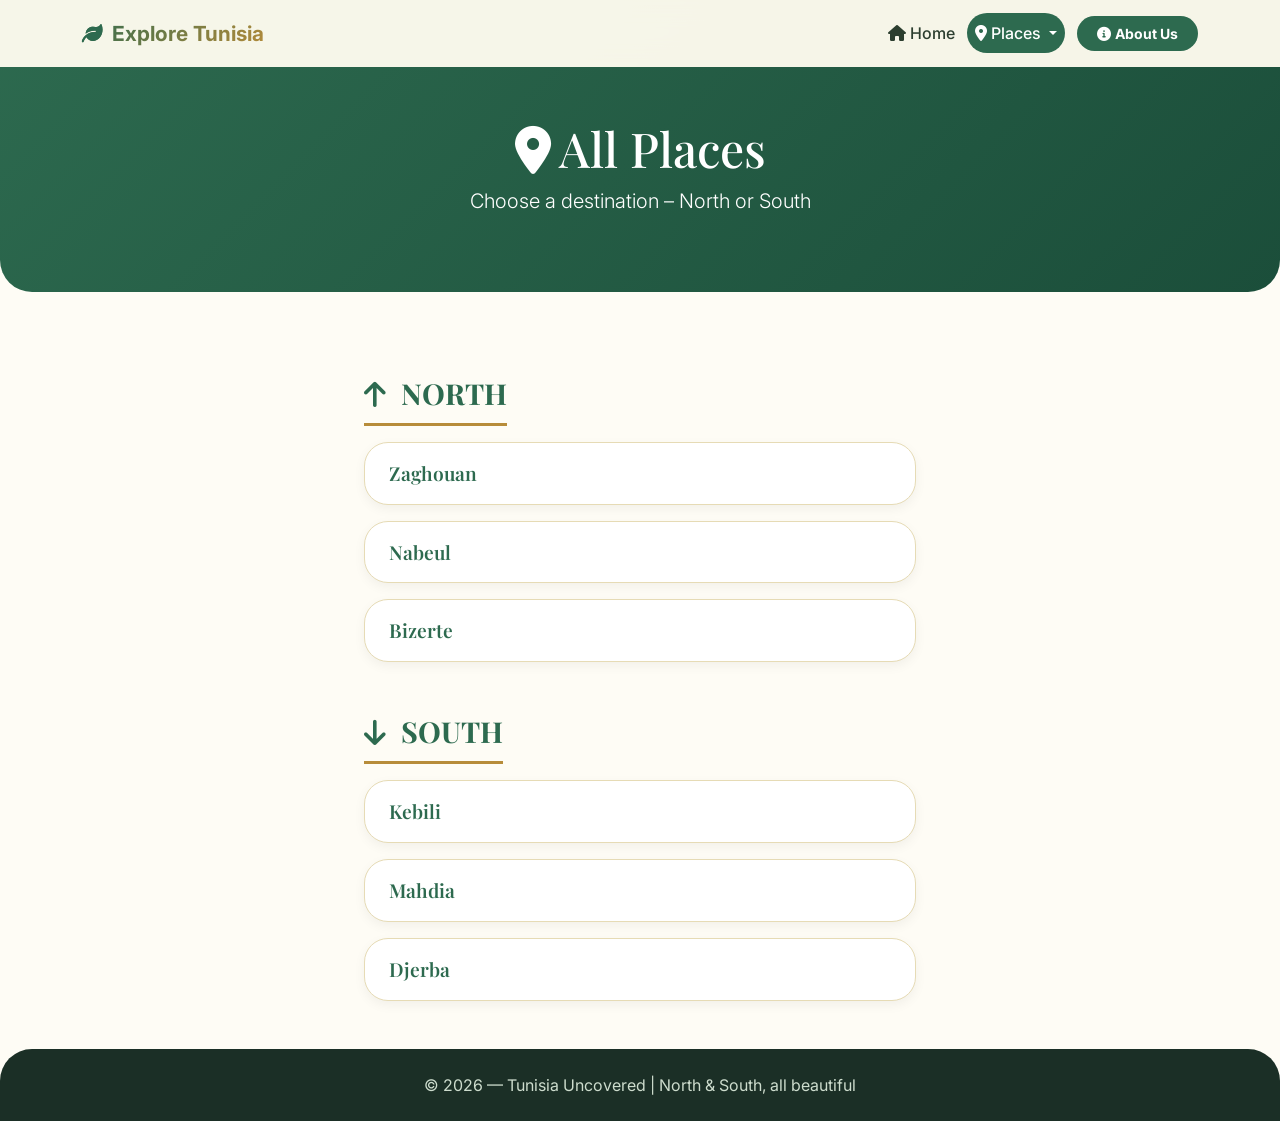
<file: places.html>
<!DOCTYPE html>
<html lang="en">
<head>
    <meta charset="UTF-8">
    <meta name="viewport" content="width=device-width, initial-scale=1.0, viewport-fit=cover">
    <title>Places | Tunisia Uncovered</title>

    <!-- Bootstrap 5 CSS -->
    <link href="https://cdn.jsdelivr.net/npm/bootstrap@5.3.3/dist/css/bootstrap.min.css" rel="stylesheet">

    <!-- Google Fonts -->
    <link href="https://fonts.googleapis.com/css2?family=Inter:wght@400;500;600;700&family=Playfair+Display:wght@700&display=swap" rel="stylesheet">

    <!-- Font Awesome -->
    <link rel="stylesheet" href="https://cdnjs.cloudflare.com/ajax/libs/font-awesome/6.0.0-beta3/css/all.min.css">

    <style>
        * { margin: 0; padding: 0; box-sizing: border-box; }
        body { font-family: 'Inter', sans-serif; background: #fefcf5; color: #1e2a2e; }

        .navbar-custom {
            background: rgba(255, 252, 240, 0.96);
            backdrop-filter: blur(12px);
            transition: all 0.3s ease;
            padding: 0.8rem 0;
        }
        .navbar-scrolled { background: rgba(255, 250, 240, 0.98); padding: 0.5rem 0; }
        .navbar-brand {
            font-size: 1.6rem;
            background: linear-gradient(135deg, #2d6a4f, #b78c3a);
            background-clip: text;
            -webkit-background-clip: text;
            color: transparent;
            font-weight: 700;
        }
        .navbar-nav .nav-link { font-weight: 500; color: #2c3e2f; border-radius: 30px; padding: 0.5rem 1rem; }
        .navbar-nav .nav-link:hover { background: #e9ece0; }
        .navbar-nav .nav-link.active { background: #2d6a4f; color: white !important; }
        .dropdown-menu { background: rgba(255, 252, 240, 0.98); border-radius: 1rem; }
        .dropdown-item { border-radius: 0.5rem; }
        .dropdown-item:hover { background: #2d6a4f; color: white; }
        .btn-about { background: #2d6a4f; color: white; border-radius: 40px; padding: 0.4rem 1.2rem; font-weight: 600; }
        .btn-about:hover { background: #1b4e3a; transform: translateY(-2px); }

        .page-header {
            background: linear-gradient(135deg, #2d6a4f, #1b4e3a);
            color: white;
            text-align: center;
            padding: 120px 0 60px;
            border-radius: 0 0 2rem 2rem;
        }
        .page-header h1 { font-family: 'Playfair Display', serif; font-size: 3rem; }

        .names-list {
            max-width: 600px;
            margin: 3rem auto;
            padding: 0 1.5rem;
        }

        .region-heading {
            font-family: 'Playfair Display', serif;
            font-size: 1.8rem;
            font-weight: 700;
            margin: 2rem 0 1rem;
            padding-bottom: 0.5rem;
            border-bottom: 3px solid #b78c3a;
            display: inline-block;
            color: #2d6a4f;
        }

        .region-heading i {
            margin-right: 0.5rem;
        }

        .place-name {
            background: white;
            border-radius: 1.5rem;
            padding: 1rem 1.5rem;
            margin-bottom: 1rem;
            transition: all 0.2s ease;
            box-shadow: 0 4px 12px rgba(0,0,0,0.05);
            border: 1px solid #e6dbb5;
        }
        .place-name:hover {
            transform: translateX(8px);
            background: #2d6a4f;
            border-color: #2d6a4f;
        }
        .place-name a {
            text-decoration: none;
            font-size: 1.2rem;
            font-weight: 600;
            color: #2d6a4f;
            font-family: 'Playfair Display', serif;
            display: block;
        }
        .place-name:hover a { color: white; }

        footer {
            background: #1b2f26;
            color: #cddccd;
            border-radius: 2rem 2rem 0 0;
            margin-top: 2rem;
            text-align: center;
            padding: 1.5rem;
        }

        @media (max-width: 768px) {
            .page-header h1 { font-size: 2rem; }
            .region-heading { font-size: 1.5rem; }
        }
    </style>
</head>
<body>

<nav class="navbar navbar-expand-lg navbar-custom fixed-top">
    <div class="container">
        <a class="navbar-brand fw-bold" href="index.html" style="font-size: 1.3rem;">
            <i class="fas fa-leaf me-1" style="color:#2d6a4f;"></i> Explore Tunisia</a>
        <button class="navbar-toggler" type="button" data-bs-toggle="collapse" data-bs-target="#navbarNav">
            <span class="navbar-toggler-icon"></span>
        </button>
        <div class="collapse navbar-collapse" id="navbarNav">
            <ul class="navbar-nav ms-auto align-items-center gap-1">
                <li class="nav-item"><a class="nav-link" href="index.html"><i class="fas fa-home me-1"></i>Home</a></li>
                <li class="nav-item dropdown">
                    <a class="nav-link dropdown-toggle active" href="#" role="button" data-bs-toggle="dropdown">
                        <i class="fas fa-map-marker-alt me-1"></i>Places
                    </a>
                    <ul class="dropdown-menu">
                        <li><a class="dropdown-item" href="zaghouan.html">Zaghouan</a></li>
                        <li><a class="dropdown-item" href="nabeul.html">Nabeul</a></li>
                        <li><a class="dropdown-item" href="bizerte.html">Bizerte</a></li>
                        <li><a class="dropdown-item" href="kebili.html">Kebili</a></li>
                        <li><a class="dropdown-item" href="mahdia.html">Mahdia</a></li>
                        <li><a class="dropdown-item" href="djerba.html">Djerba</a></li>
                    </ul>
                </li>
                <li class="nav-item ms-md-2"><a class="btn btn-about btn-sm fw-bold" href="about_us.html"><i class="fas fa-info-circle me-1"></i>About Us</a></li>
            </ul>
        </div>
    </div>
</nav>

<section class="page-header">
    <div class="container">
        <h1><i class="fas fa-map-marker-alt me-2"></i>All Places</h1>
        <p class="lead mt-2">Choose a destination – North or South</p>
    </div>
</section>

<main class="names-list">
    <!-- NORTH heading -->
    <div class="region-heading"><i class="fas fa-arrow-up"></i> NORTH</div>
    
    <div class="place-name"><a href="zaghouan.html">Zaghouan</a></div>
    <div class="place-name"><a href="nabeul.html">Nabeul</a></div>
    <div class="place-name"><a href="bizerte.html">Bizerte</a></div>

    <!-- SOUTH heading -->
    <div class="region-heading"><i class="fas fa-arrow-down"></i> SOUTH</div>
    
    <div class="place-name"><a href="kebili.html">Kebili</a></div>
    <div class="place-name"><a href="mahdia.html">Mahdia</a></div>
    <div class="place-name"><a href="djerba.html">Djerba</a></div>
</main>

<footer class="container-fluid">
    <div class="container">
        <p class="mb-0">© 2026 — Tunisia Uncovered | North & South, all beautiful</p>
    </div>
</footer>

<script src="https://cdn.jsdelivr.net/npm/bootstrap@5.3.3/dist/js/bootstrap.bundle.min.js"></script>
<script>
    window.addEventListener("scroll", function() {
        const navbar = document.querySelector(".navbar-custom");
        if (navbar && window.scrollY > 50) navbar.classList.add("navbar-scrolled");
        else if (navbar) navbar.classList.remove("navbar-scrolled");
    });
</script>
</body>
</html>
</file>
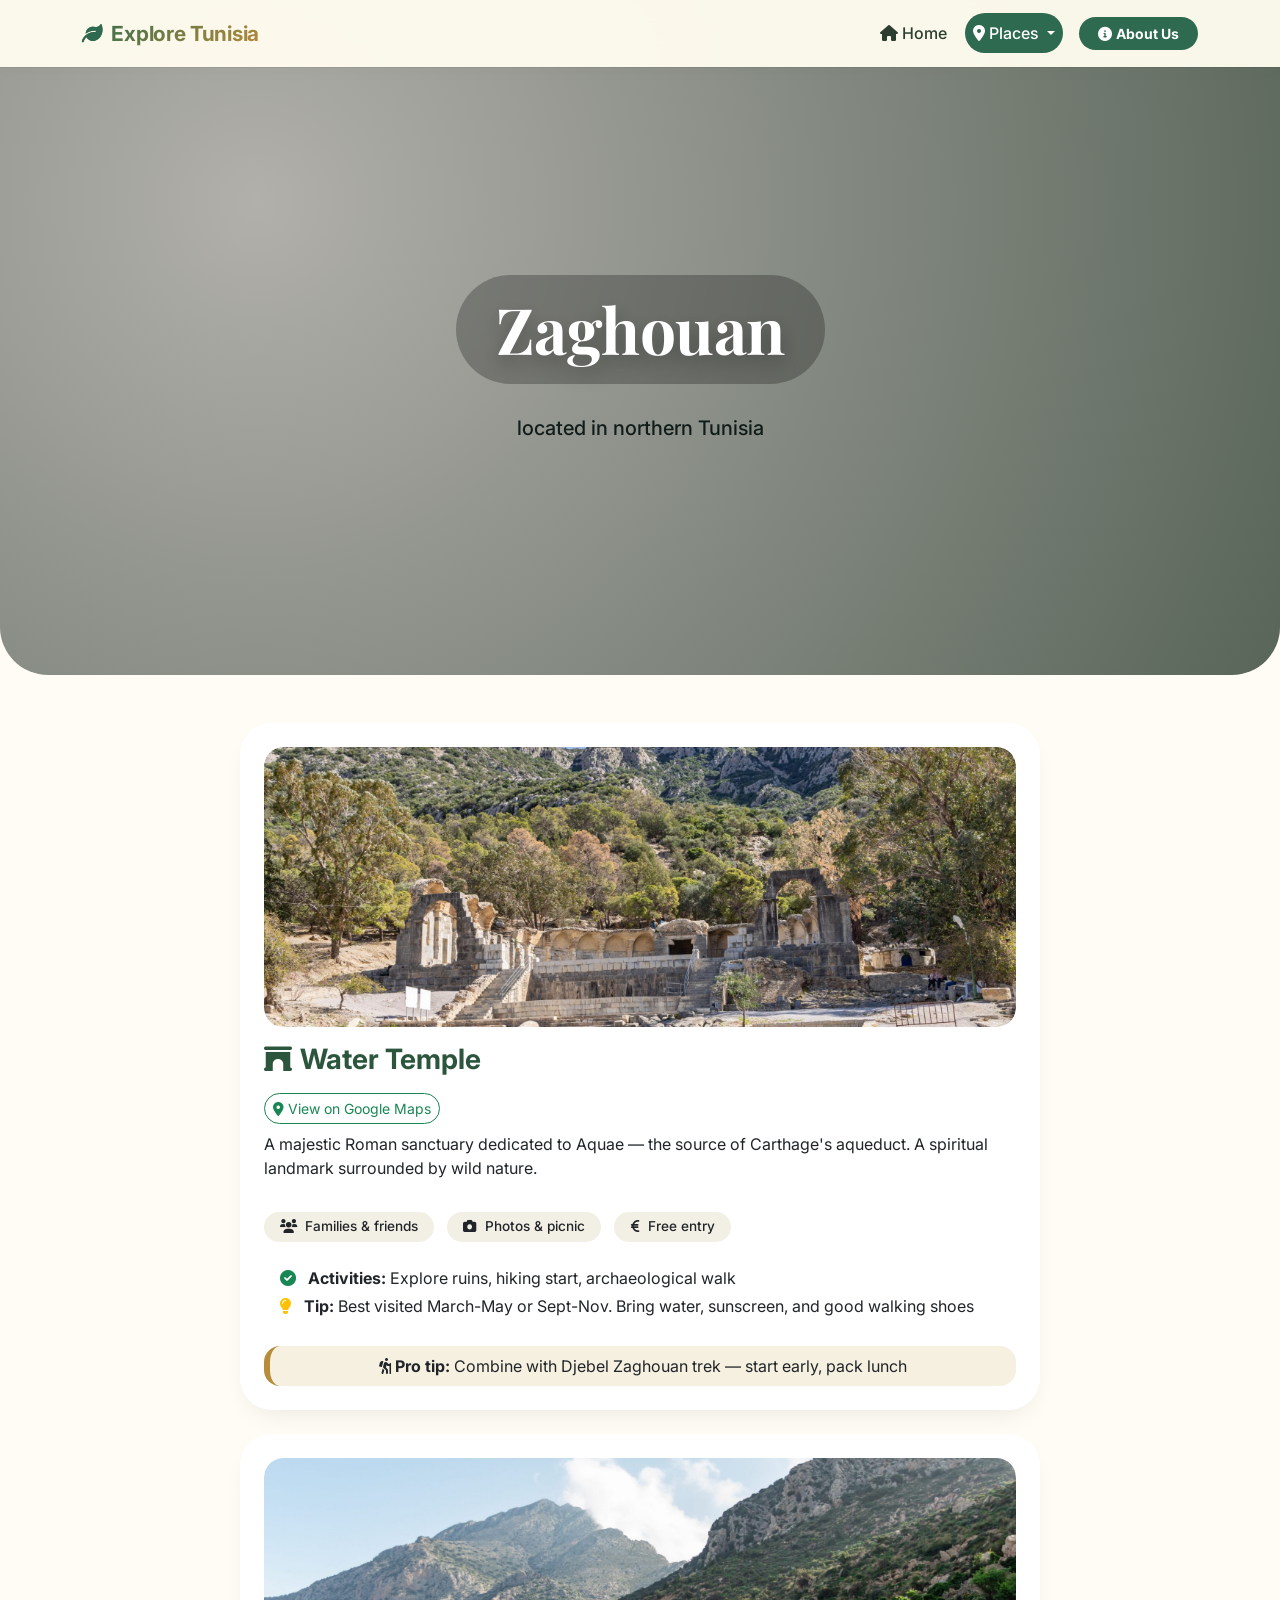
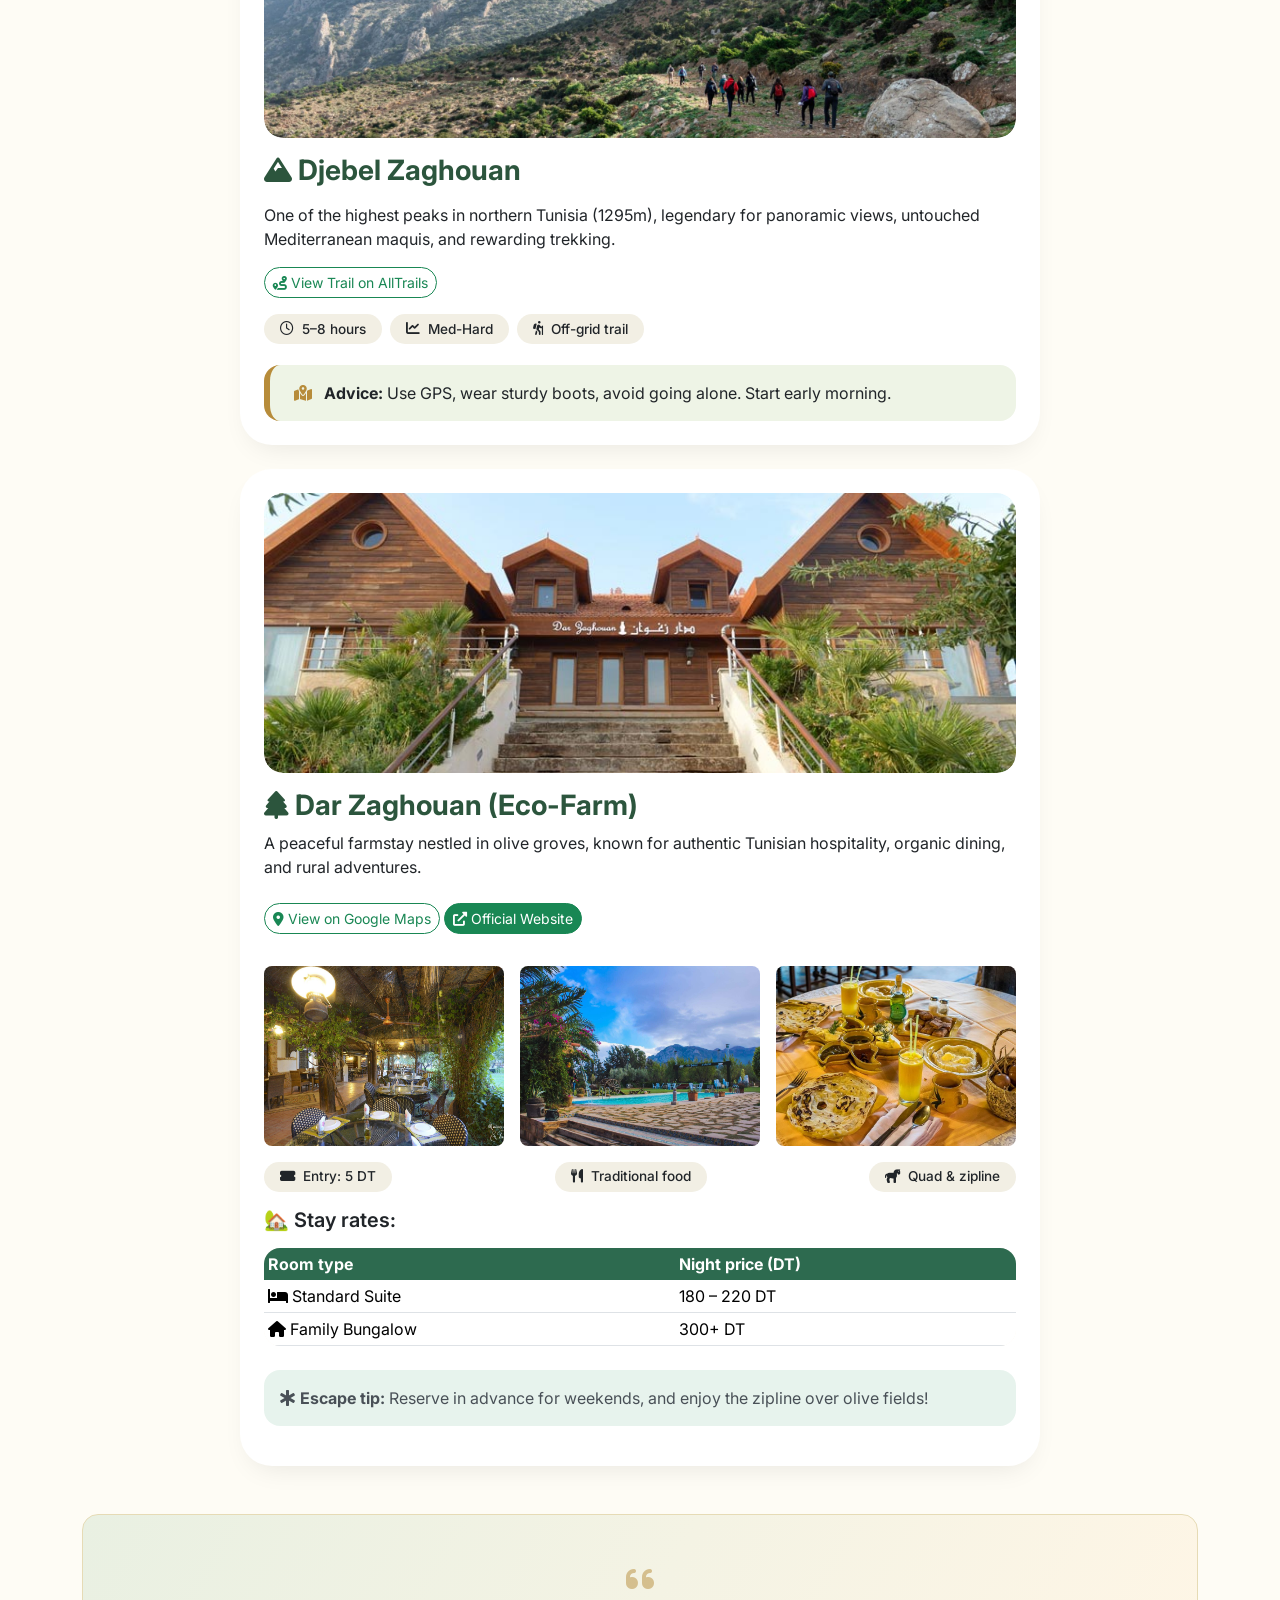
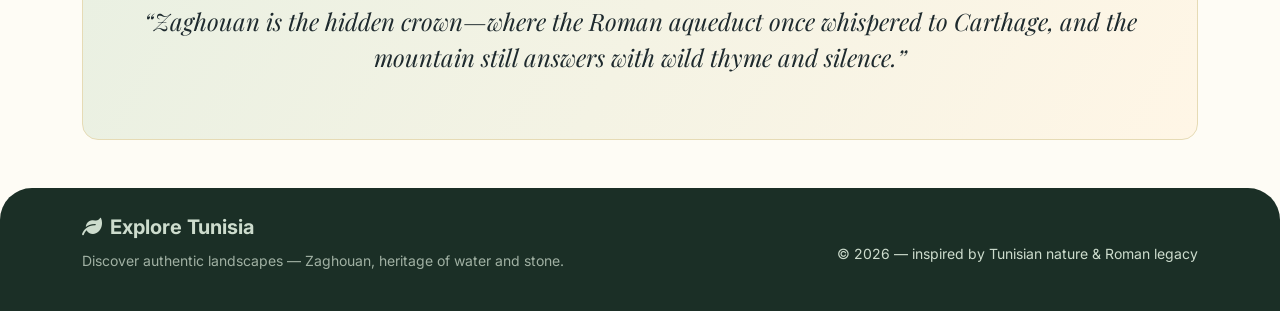
<file: zaghouan.html>
<!DOCTYPE html>
<html lang="en">
<head>
    <meta charset="UTF-8">
    <meta name="viewport" content="width=device-width, initial-scale=1.0, viewport-fit=cover">
    <title>Zaghouan | Ancient Waters & Mountain Majesty — Explore Tunisia</title>

    <!-- Bootstrap 5 CSS -->
    <link href="https://cdn.jsdelivr.net/npm/bootstrap@5.3.3/dist/css/bootstrap.min.css" rel="stylesheet">

    <!-- Google Fonts -->
    <link href="https://fonts.googleapis.com/css2?family=Inter:opsz,wght@14..32,300;14..32,400;14..32,500;14..32,600;14..32,700&family=Playfair+Display:wght@400;500;600;700&display=swap" rel="stylesheet">

    <!-- Font Awesome 6 -->
    <link rel="stylesheet" href="https://cdnjs.cloudflare.com/ajax/libs/font-awesome/6.0.0-beta3/css/all.min.css">

    <style>
        * {
            margin: 0;
            padding: 0;
            box-sizing: border-box;
        }

        body {
            font-family: 'Inter', sans-serif;
            background: #fefcf5;
            color: #1e2a2e;
            scroll-behavior: smooth;
        }

        /* Navbar */
        .navbar-custom {
            background: rgba(255, 252, 240, 0.96);
            backdrop-filter: blur(12px);
            box-shadow: 0 4px 20px rgba(0, 0, 0, 0.02), 0 1px 0 rgba(0, 0, 0, 0.05);
            transition: all 0.3s ease;
            padding: 0.8rem 0;
        }

        .navbar-scrolled {
            background: rgba(255, 250, 240, 0.98);
            box-shadow: 0 10px 25px -5px rgba(0, 0, 0, 0.08);
            padding: 0.5rem 0;
        }

        .navbar-brand {
            font-size: 1.6rem;
            letter-spacing: -0.3px;
            background: linear-gradient(135deg, #2d6a4f, #b78c3a);
            background-clip: text;
            -webkit-background-clip: text;
            color: transparent;
            font-weight: 700;
        }

        .navbar-nav .nav-link {
            font-weight: 500;
            color: #2c3e2f;
            margin: 0 0.2rem;
            transition: 0.2s;
            border-radius: 30px;
            padding: 0.5rem 1rem;
        }

        .navbar-nav .nav-link:hover {
            background: #e9ece0;
            color: #1b4d2e;
        }

        .navbar-nav .nav-link.active {
            background: #2d6a4f;
            color: white !important;
        }

        .dropdown-menu {
            background: rgba(255, 252, 240, 0.98);
            backdrop-filter: blur(8px);
            border-radius: 1rem;
            border: none;
            box-shadow: 0 10px 25px -5px rgba(0, 0, 0, 0.1);
        }

        .dropdown-item {
            border-radius: 0.5rem;
            padding: 0.5rem 1.2rem;
            color: #2c3e2f;
        }

        .dropdown-item:hover {
            background: #2d6a4f;
            color: white;
        }

        .btn-about {
            background: #2d6a4f;
            color: white;
            border: none;
            border-radius: 40px;
            padding: 0.4rem 1.2rem;
            font-weight: 600;
            transition: all 0.2s;
        }

        .btn-about:hover {
            background: #1b4e3a;
            transform: translateY(-2px);
            box-shadow: 0 6px 14px rgba(45, 106, 79, 0.25);
            color: white;
        }

        /* Hero Section */
        .hero {
            position: relative;
            min-height: 75vh;
            background: linear-gradient(107deg, #1f3b2c 0%, #2b5a42 100%);
            background-image: url('https://img.freepik.com/vecteurs-libre/banniere-coloree-fond-vert_677411-4085.jpg?semt=ais_hybrid&w=740&q=80');
            background-size: cover;
            background-position: center 35%;
            background-blend-mode: overlay;
            display: flex;
            align-items: center;
            justify-content: center;
            text-align: center;
            margin-top: 0;
            border-radius: 0 0 3rem 3rem;
            overflow: hidden;
        }

        .hero::before {
            content: "";
            position: absolute;
            inset: 0;
            background: radial-gradient(circle at 20% 30%, rgba(0,0,0,0.3), rgba(0,20,5,0.65));
            z-index: 1;
        }

        .hero h1 {
            position: relative;
            z-index: 2;
            font-family: 'Playfair Display', serif;
            font-size: 4rem;
            font-weight: 700;
            color: white;
            text-shadow: 0 8px 20px rgba(0,0,0,0.3);
            letter-spacing: -0.5px;
            backdrop-filter: blur(3px);
            background: rgba(0,0,0,0.25);
            display: inline-block;
            padding: 1rem 2.5rem;
            border-radius: 60px;
            animation: fadeUp 1s ease;
        }

        @keyframes fadeUp {
            0% { opacity: 0; transform: translateY(30px); }
            100% { opacity: 1; transform: translateY(0); }
        }

        /* Card Styling - Smaller width, centered */
        .cards-container {
            max-width: 800px;
            margin: 0 auto;
        }

        .custom-card {
            background: #ffffff;
            border: none;
            border-radius: 2rem;
            transition: all 0.25s ease;
            box-shadow: 0 12px 28px -12px rgba(0, 0, 0, 0.1);
            overflow: hidden;
        }

        .custom-card:hover {
            transform: translateY(-6px);
            box-shadow: 0 25px 35px -16px rgba(0, 0, 0, 0.2);
        }

        /* Full width images inside cards */
        .card-img-top {
            width: 100%;
            height: 280px;
            object-fit: cover;
        }

        .place-img {
            width: 100%;
            border-radius: 1.2rem;
            object-fit: cover;
            height: 280px;
        }

        .img-hover-zoom {
            overflow: hidden;
            border-radius: 1.2rem;
            width: 100%;
        }

        .img-hover-zoom img {
            transition: transform 0.4s ease;
            width: 100%;
            display: block;
        }

        .img-hover-zoom:hover img {
            transform: scale(1.03);
        }

        /* Gallery images full width */
        .gallery-img {
            width: 100%;
            height: 80px;
            object-fit: cover;
            border-radius: 0.8rem;
        }

        .pro-tip {
            background: #eef4e6;
            border-left: 6px solid #b78c3a;
            border-radius: 1rem;
            padding: 1rem 1.5rem;
            margin-top: 0.8rem;
        }

        .badge-location {
            background: #2d6a4f20;
            color: #1b4e2d;
            border-radius: 50px;
            padding: 5px 12px;
            font-size: 0.8rem;
            font-weight: 500;
        }

        .info-grid {
            display: flex;
            flex-wrap: wrap;
            gap: 0.8rem;
            margin: 1rem 0;
        }

        .info-chip {
            background: #f2efe4;
            border-radius: 40px;
            padding: 0.3rem 1rem;
            font-size: 0.85rem;
            font-weight: 500;
            display: inline-flex;
            align-items: center;
            gap: 0.5rem;
        }

        .table-custom {
            background: #fef9ef;
            border-radius: 1rem;
            overflow: hidden;
        }

        .table-custom th {
            background: #2d6a4f;
            color: white;
            border: none;
        }

        footer {
            background: #1b2f26;
            color: #cddccd;
            border-radius: 2rem 2rem 0 0;
            margin-top: 3rem;
        }

        @media (max-width: 768px) {
            .hero h1 {
                font-size: 2.2rem;
                padding: 0.8rem 1.5rem;
            }
            .hero {
                min-height: 55vh;
            }
            .place-img {
                height: 200px;
            }
            .cards-container {
                padding: 0 15px;
            }
        }
    </style>
</head>
<body>

<!-- NAVBAR with About Us instead of Plan Trip -->
<nav class="navbar navbar-expand-lg navbar-custom fixed-top">
    <div class="container">
        <a class="navbar-brand fw-bold" href="index.html" style="font-size: 1.3rem;">
    <i class="fas fa-leaf me-1" style="color:#2d6a4f;"></i> Explore Tunisia</a>
        <button class="navbar-toggler" type="button" data-bs-toggle="collapse" data-bs-target="#navbarNav">
            <span class="navbar-toggler-icon"></span>
        </button>
        <div class="collapse navbar-collapse" id="navbarNav">
            <ul class="navbar-nav ms-auto align-items-center gap-1">
                <li class="nav-item">
                    <a class="nav-link" href="index.html"><i class="fas fa-home me-1"></i>Home</a>
                </li>
                <li class="nav-item dropdown">
                    <a class="nav-link dropdown-toggle active" href="#" role="button" data-bs-toggle="dropdown">
                        <i class="fas fa-map-marker-alt me-1"></i>Places
                    </a>
                    <ul class="dropdown-menu">
                        <li><a class="dropdown-item" href="zaghouan.html">Zaghouan</a></li>
                        <li><a class="dropdown-item" href="nabeul.html">Nabeul</a></li>
                        <li><a class="dropdown-item" href="bizerte.html">Bizerte</a></li>
                        <li><a class="dropdown-item" href="kebili.html">Kebili</a></li>
                        <li><a class="dropdown-item" href="mahdia.html">Mahdia</a></li>
                        <li><a class="dropdown-item" href="djerba.html">Djerba</a></li>
                    </ul>
                </li>
                <li class="nav-item ms-md-2">
                    <a class="btn btn-about btn-sm fw-bold" href="about_us.html"><i class="fas fa-info-circle me-1"></i>About Us</a>
                </li>
            </ul>
        </div>
    </div>
</nav>

<!-- HERO -->
<section class="hero mt-0 pt-5" style="    flex-direction: column;">
    <h1>Zaghouan</h1>
    <br>
    <h5>located in northern Tunisia</h5>
</section>

<!-- MAIN CONTENT - Cards with smaller width, centered -->
<main class="container my-5">
    <div class="cards-container">
        <div class="d-flex flex-column gap-4">
            
            <!-- Card 1: Water Temple -->
            <div class="w-100">
                <div class="card custom-card p-3 p-xl-4">
                    <div class="img-hover-zoom mb-3">
                        <img src="images/temple.jpg" alt="Roman Water Temple Zaghouan" class="place-img" onerror="this.src='https://placehold.co/800x500/e9e3d0/2d6a4f?text=Water+Temple'">
                    </div>
                    <div class="d-flex justify-content-between align-items-center mb-2">
                        <h3 class="fw-bold" style="color:#2c553d;"><i class="fas fa-archway me-2"></i>Water Temple</h3>
                    </div>
                    <div class="mb-2">
                        <a href="https://maps.google.com/?q=Temple+of+Water+Zaghouan+Tunisia" target="_blank" class="btn btn-outline-success btn-sm rounded-pill">
                            <i class="fas fa-map-marker-alt"></i> View on Google Maps
                        </a>
                    </div>
                    <p>A majestic Roman sanctuary dedicated to Aquae — the source of Carthage's aqueduct. A spiritual landmark surrounded by wild nature.</p>
                    <div class="info-grid">
                        <span class="info-chip"><i class="fas fa-users"></i> Families & friends</span>
                        <span class="info-chip"><i class="fas fa-camera"></i> Photos & picnic</span>
                        <span class="info-chip"><i class="fas fa-euro-sign"></i> Free entry</span>
                    </div>
                    <ul class="mt-2 ps-3" style="list-style-type: none; padding-left: 0;">
                        <li class="mb-1"><i class="fas fa-check-circle text-success me-2"></i> <strong>Activities:</strong> Explore ruins, hiking start, archaeological walk</li>
                        <li class="mb-1"><i class="fas fa-lightbulb text-warning me-2"></i> <strong>Tip:</strong> Best visited March-May or Sept-Nov. Bring water, sunscreen, and good walking shoes</li>
                    </ul>
                    <div class="mt-auto">
                        <div class="pro-tip p-2 text-center mt-2" style="background:#f6f0e1;">
                            <i class="fas fa-hiking"></i> <strong>Pro tip:</strong> Combine with Djebel Zaghouan trek — start early, pack lunch
                        </div>
                    </div>
                </div>
            </div>

            <!-- Card 2: Djebel Zaghouan -->
            <div class="w-100">
                <div class="card custom-card p-3 p-xl-4">
                    <div class="img-hover-zoom mb-3">
                        <img src="images/djebelzaghouan.jpg" alt="Djebel Zaghouan Mountain" class="place-img" onerror="this.src='https://placehold.co/800x500/ccd5ae/2d6a4f?text=Mount+Zaghouan'">
                    </div>
                    <h3 class="fw-bold" style="color:#2c553d;"><i class="fas fa-mountain"></i> Djebel Zaghouan</h3>
                    <p class="mt-2">One of the highest peaks in northern Tunisia (1295m), legendary for panoramic views, untouched Mediterranean maquis, and rewarding trekking.</p>
                    <div class="mb-2">
                        <a href="https://fr.wikiloc.com/itineraires/randonnee/tunisie/zaghouan/zaghouan" target="_blank" class="btn btn-outline-success btn-sm rounded-pill">
                            <i class="fas fa-route"></i> View Trail on AllTrails
                        </a>
                    </div>
                    <div class="d-flex flex-wrap gap-2 my-2">
                        <span class="info-chip"><i class="far fa-clock"></i> 5–8 hours</span>
                        <span class="info-chip"><i class="fas fa-chart-line"></i> Med-Hard</span>
                        <span class="info-chip"><i class="fas fa-hiking"></i> Off-grid trail</span>
                    </div>
                    <div class="pro-tip">
                        <i class="fas fa-map-marked-alt me-2" style="color:#b78c3a;"></i>
                        <strong>Advice:</strong> Use GPS, wear sturdy boots, avoid going alone. Start early morning.
                    </div>
                </div>
            </div>

            <!-- Card 3: Dar Zaghouan Eco-Farm -->
            <div class="w-100">
                <div class="card custom-card p-3 p-xl-4">
                    <div class="img-hover-zoom mb-3">
                        <img src="images/dar.jpg" alt="Dar Zaghouan traditional farm" class="place-img" onerror="this.src='https://placehold.co/800x500/d4c9a3/2d6a4f?text=Dar+Zaghouan'">
                    </div>
                    <h3 class="fw-bold" style="color:#2c553d;"><i class="fas fa-tree"></i> Dar Zaghouan (Eco-Farm)</h3>
                    <p>A peaceful farmstay nestled in olive groves, known for authentic Tunisian hospitality, organic dining, and rural adventures.</p>
                    <div class="mt-2 mb-2">
                        <a href="https://www.google.com/maps/search/?api=1&query=Djebel+Zaghouan+Tunisia" target="_blank" class="btn btn-outline-success btn-sm rounded-pill">
                            <i class="fas fa-map-marker-alt"></i> View on Google Maps
                        </a>
                        <a href="https://darzaghouan.com" target="_blank" class="btn btn-success btn-sm rounded-pill">
                            <i class="fas fa-external-link-alt"></i> Official Website
                        </a>
                    </div>
                    <div class="row g-3 mt-2">
                        <div class="col-12 col-md-4">
                            <img src="images/dar1.jpg" class="img-fluid rounded-3" style="height: 180px; width: 100%; object-fit: cover;" alt="farm view">
                        </div>
                        <div class="col-12 col-md-4">
                            <img src="images/dar2.jpg" class="img-fluid rounded-3" style="height: 180px; width: 100%; object-fit: cover;" alt="horse ride">
                        </div>
                        <div class="col-12 col-md-4">
                            <img src="images/dar3.jpg" class="img-fluid rounded-3" style="height: 180px; width: 100%; object-fit: cover;" alt="farm landscape">
                        </div>
                    </div>
                    <div class="mt-3">
                        <div class="d-flex justify-content-between flex-wrap">
                            <span class="info-chip"><i class="fas fa-ticket-alt"></i> Entry: 5 DT</span>
                            <span class="info-chip"><i class="fas fa-utensils"></i> Traditional food</span>
                            <span class="info-chip"><i class="fas fa-horse"></i> Quad & zipline</span>
                        </div>
                        <h5 class="mt-3 fw-semibold">🏡 Stay rates:</h5>
                        <div class="table-responsive">
                            <table class="table table-custom table-sm mt-2">
                                <thead>
                                    <tr><th>Room type</th><th>Night price (DT)</th></tr>
                                </thead>
                                <tbody>
                                    <tr><td><i class="fas fa-bed"></i> Standard Suite</td><td>180 – 220 DT</td></tr>
                                    <tr><td><i class="fas fa-home"></i> Family Bungalow</td><td>300+ DT</td></tr>
                                </tbody>
                            </table>
                        </div>
                        <div class="alert alert-light border-0 bg-success bg-opacity-10 rounded-4 mt-2">
                            <i class="fas fa-star-of-life"></i> <strong>Escape tip:</strong> Reserve in advance for weekends, and enjoy the zipline over olive fields!
                        </div>
                    </div>
                </div>
            </div>
        </div>
    </div>

    <!-- QUOTE SECTION -->
    <div class="row mt-5">
        <div class="col-12 text-center">
            <div class="p-4 p-md-5 rounded-4" style="background: linear-gradient(120deg, #e9f0e2, #fff6e6); border: 1px solid #e6dbb5;">
                <i class="fas fa-quote-left fa-2x opacity-50 mb-2" style="color:#b78c3a;"></i>
                <p class="fs-4 fst-italic font-serif" style="font-family: 'Playfair Display';">“Zaghouan is the hidden crown—where the Roman aqueduct once whispered to Carthage, and the mountain still answers with wild thyme and silence.”</p>
            </div>
        </div>
    </div>
</main>

<!-- FOOTER -->
<footer class="container-fluid py-4 mt-5">
    <div class="container">
        <div class="row align-items-center">
            <div class="col-md-6">
                <span class="fw-bold fs-5"><i class="fas fa-leaf me-2"></i>Explore Tunisia</span>
                <p class="small mt-2 opacity-75">Discover authentic landscapes — Zaghouan, heritage of water and stone.</p>
            </div>
            <div class="col-md-6 text-md-end">
                <p class="small mt-2 mb-0">© 2026 — inspired by Tunisian nature & Roman legacy</p>
            </div>
        </div>
    </div>
</footer>

<!-- Bootstrap JS -->
<script src="https://cdn.jsdelivr.net/npm/bootstrap@5.3.3/dist/js/bootstrap.bundle.min.js"></script>

<!-- Scroll effect script -->
<script>
    window.addEventListener("scroll", function() {
        const navbar = document.querySelector(".navbar-custom");
        if (navbar) {
            if (window.scrollY > 50) {
                navbar.classList.add("navbar-scrolled");
            } else {
                navbar.classList.remove("navbar-scrolled");
            }
        }
    });

    // Image fallback
    document.querySelectorAll('img').forEach(img => {
        img.addEventListener('error', function(e) {
            if(!this.src.includes('placehold')) {
                this.src = 'https://placehold.co/800x500/e9dfc7/2d6a4f?text=Zaghouan+View';
            }
        });
    });
</script>
</body>
</html>
</file>
